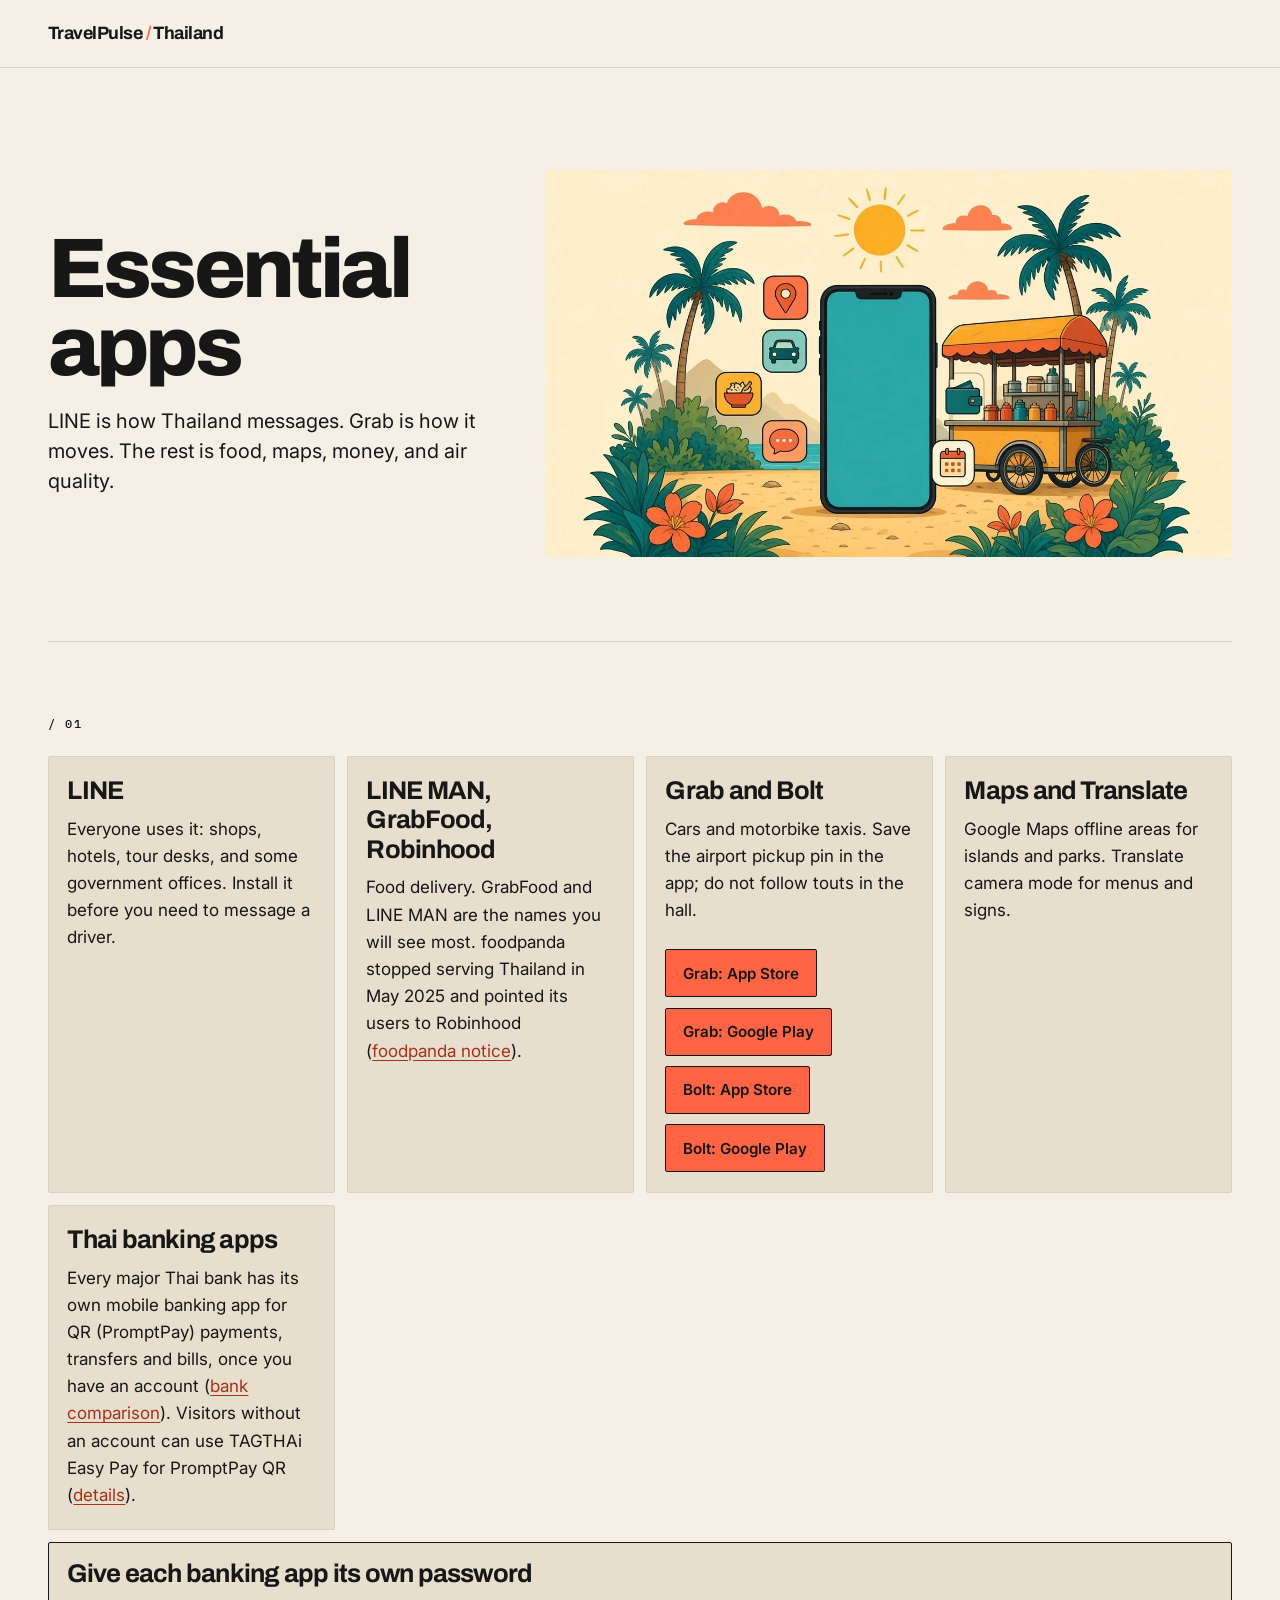
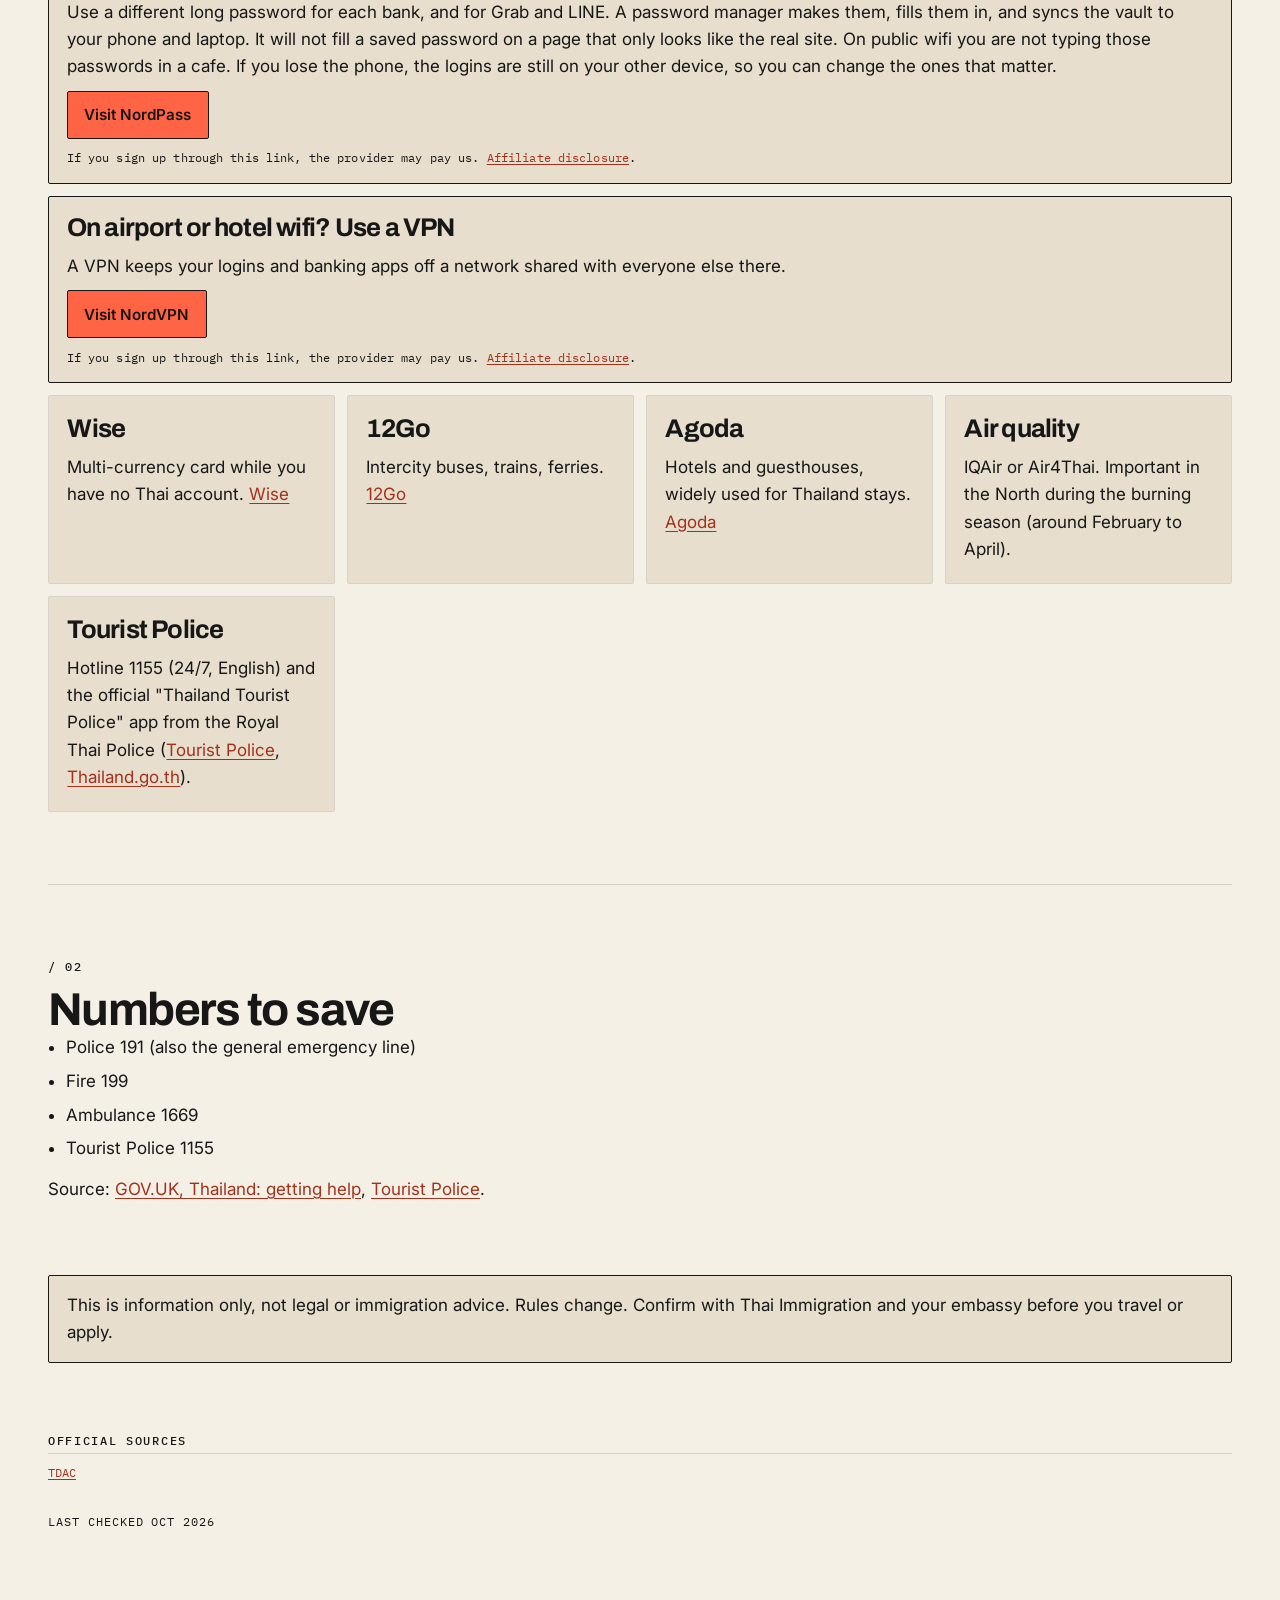
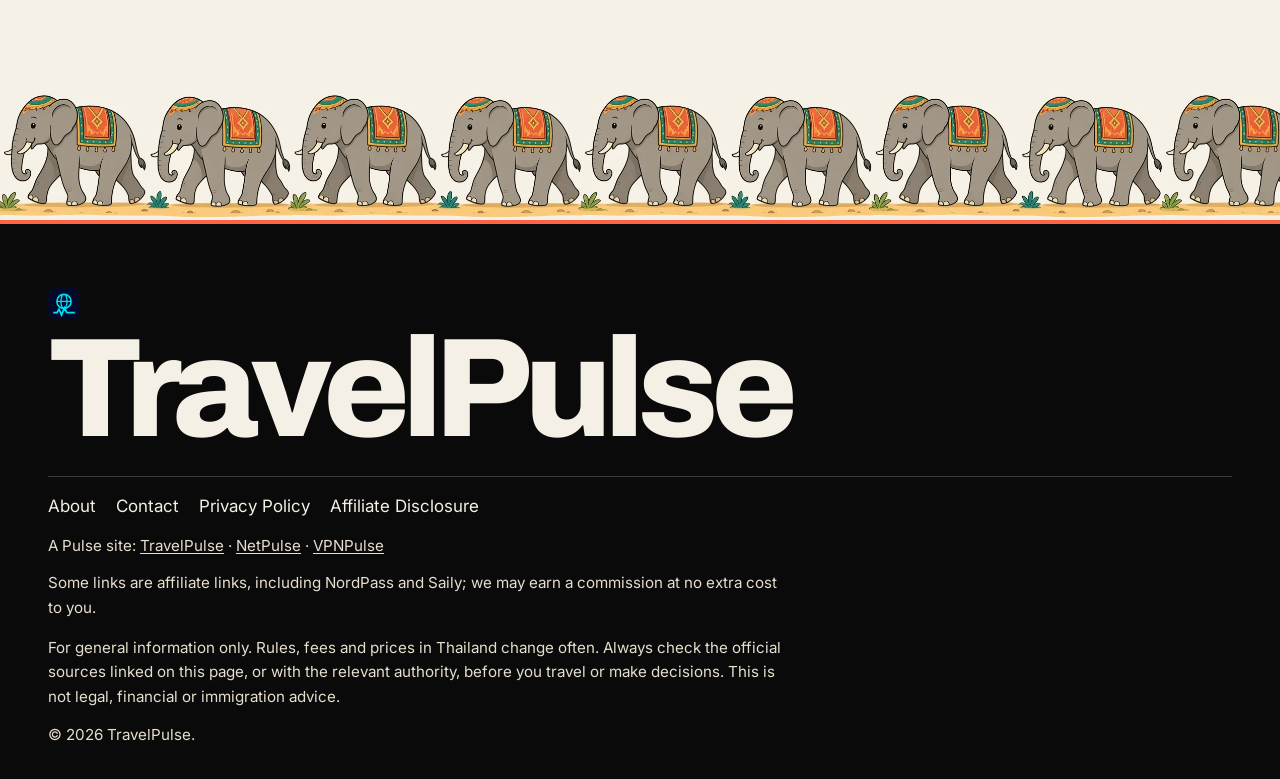
<file: apps.html>
<!DOCTYPE html>
<html lang="en">
<head>
  <meta charset="UTF-8">
  <meta name="viewport" content="width=device-width, initial-scale=1.0">
  <meta name="theme-color" content="#F5F0E6">
  <title>Essential apps for Thailand - TravelPulse</title>
  <link rel="icon" type="image/svg+xml" href="img/travelpulse-icon.svg">
  <meta name="description" content="LINE, Grab, food delivery, maps, banking apps, Wise, 12Go, Agoda, air quality, Tourist Police 1155.">
  <link rel="canonical" href="https://travelpulse.site/thailand/apps.html">
  <meta property="og:title" content="Essential apps for Thailand - TravelPulse">
  <meta property="og:description" content="LINE, Grab, food delivery, maps, banking apps, Wise, 12Go, Agoda, air quality, Tourist Police 1155.">
  <meta property="og:url" content="https://travelpulse.site/thailand/apps.html">
  <meta property="og:type" content="website">
  <meta property="og:site_name" content="TravelPulse">
  <meta name="twitter:card" content="summary">
  <link rel="preconnect" href="https://fonts.googleapis.com">
  <link rel="preconnect" href="https://fonts.gstatic.com" crossorigin>
  <link href="https://fonts.googleapis.com/css2?family=Archivo:wght@600;700;800&family=IBM+Plex+Mono:wght@400;500&family=Inter:wght@400;500;600&family=Noto+Sans+Thai:wght@400;500;700&display=swap" rel="stylesheet">
  <link rel="stylesheet" href="assets/css/style.css">
  <script>document.documentElement.classList.add("js");</script>
  
</head>
<body>
  <a class="skip-link" href="#main">Skip to content</a>
  <header class="site-header">
    <nav class="site-nav" aria-label="Primary">
      <a class="wordmark" href="index.html">TravelPulse <span class="wm-slash">/</span> Thailand</a>
      <details class="nav-details">
        <summary class="nav-toggle">
          <span class="nav-toggle-bars" aria-hidden="true"><span></span><span></span><span></span></span>
          <span class="label-open">Menu</span>
          <span class="label-close">Close</span>
        </summary>
        <div class="nav-panel" id="primary-menu">
          <ul class="nav-links">
            <li><a href="tourists.html">Tourists <span class="num">01</span></a></li>
            <li><a href="nomads.html">Nomads <span class="num">02</span></a></li>
            <li><a href="retirees.html">Retirees <span class="num">03</span></a></li>
            <li><a href="arrival.html">Arrival <span class="num">04</span></a></li>
            <li><a href="visas.html">Visas <span class="num">05</span></a></li>
            <li><a href="money.html">Money <span class="num">06</span></a></li>
            <li><a href="transport.html">Transport <span class="num">07</span></a></li>
            <li class="nav-guides">
              <details class="guides-details">
                <summary>Guides <span class="num">08</span></summary>
                <ul class="nav-sub" id="guides-menu">
                <li><a href="living.html">Tips <span class="num">09</span></a></li>
                <li><a href="regions.html">Regions <span class="num">10</span></a></li>
                  <li><a href="index.html">Thailand</a></li>
                  <li><a href="https://travelpulse.site/">← TravelPulse</a></li>
                </ul>
              </details>
            </li>
          </ul>
        </div>
      </details>
    </nav>
  </header>

  <main id="main" class="page-wrap" tabindex="-1">
    <div class="container">
      <div class="vpn-wrap">
        <header class="vpn-intro">
          <div class="hero-copy">
            <h1>Essential apps</h1>
            <p class="lede">LINE is how Thailand messages. Grab is how it moves. The rest is food, maps, money, and air quality.</p>
          </div>
          <img class="hero-illu" src="img/illustrations/apps.webp" alt="Cartoon illustration of a phone with map, ride, food and chat icons beside a street-food cart" width="1280" height="720" decoding="async" fetchpriority="high">
        </header>

        <div class="tools-grid">
          <article class="tool-card">
            <h3>LINE</h3>
            <p>Everyone uses it: shops, hotels, tour desks, and some government offices. Install it before you need to message a driver.</p>
          </article>
          <article class="tool-card">
            <h3>LINE MAN, GrabFood, Robinhood</h3>
            <p>Food delivery. GrabFood and LINE MAN are the names you will see most. foodpanda stopped serving Thailand in May 2025 and pointed its users to Robinhood (<a href="https://www.foodpanda.co.th/contents/important-service-update" target="_blank" rel="noopener">foodpanda notice</a>).</p>
            
          </article>
          <article class="tool-card">
            <h3>Grab and Bolt</h3>
            <p>Cars and motorbike taxis. Save the airport pickup pin in the app; do not follow touts in the hall.</p>
            <p class="store-links">
              <a class="btn btn-primary btn-store" href="https://apps.apple.com/app/id647268330" target="_blank" rel="noopener">Grab: App Store</a>
              <a class="btn btn-primary btn-store" href="https://play.google.com/store/apps/details?id=com.grabtaxi.passenger" target="_blank" rel="noopener">Grab: Google Play</a>
              <a class="btn btn-primary btn-store" href="https://apps.apple.com/app/id675033630" target="_blank" rel="noopener">Bolt: App Store</a>
              <a class="btn btn-primary btn-store" href="https://play.google.com/store/apps/details?id=ee.mtakso.client" target="_blank" rel="noopener">Bolt: Google Play</a>
            </p>
          </article>
          <article class="tool-card">
            <h3>Maps and Translate</h3>
            <p>Google Maps offline areas for islands and parks. Translate camera mode for menus and signs.</p>
          </article>
          <article class="tool-card">
            <h3>Thai banking apps</h3>
            <p>Every major Thai bank has its own mobile banking app for QR (PromptPay) payments, transfers and bills, once you have an account (<a href="money.html#thai-banks">bank comparison</a>). Visitors without an account can use TAGTHAi Easy Pay for PromptPay QR (<a href="money.html#tagthai-easy-pay">details</a>).</p>
          </article>
          <aside class="disclaimer-box vpn-tip" role="note">
            <h3>Give each banking app its own password</h3>
            <p>Use a different long password for each bank, and for Grab and LINE. A password manager makes them, fills them in, and syncs the vault to your phone and laptop. It will not fill a saved password on a page that only looks like the real site. On public wifi you are not typing those passwords in a cafe. If you lose the phone, the logins are still on your other device, so you can change the ones that matter.</p>
            <p><a class="btn btn-primary" href="https://go.nordpass.io/aff_c?offer_id=488&amp;aff_id=159126&amp;url_id=9356" target="_blank" rel="nofollow sponsored noopener" data-affiliate="nordpass">Visit NordPass</a></p>
            <p class="tool-caption">If you sign up through this link, the provider may pay us. <a href="https://travelpulse.site/affiliate-disclosure.html">Affiliate disclosure</a>.</p>
          </aside>
          <aside class="disclaimer-box vpn-tip" role="note">
            <h3>On airport or hotel wifi? Use a VPN</h3>
            <p>A VPN keeps your logins and banking apps off a network shared with everyone else there.</p>
            <p><a class="btn btn-primary" href="https://go.nordvpn.net/aff_c?offer_id=15&amp;aff_id=159126&amp;url_id=902" target="_blank" rel="nofollow sponsored noopener" data-affiliate="nordvpn">Visit NordVPN</a></p>
            <p class="tool-caption">If you sign up through this link, the provider may pay us. <a href="https://travelpulse.site/affiliate-disclosure.html">Affiliate disclosure</a>.</p>
          </aside>
          <article class="tool-card">
            <h3>Wise</h3>
            <p>Multi-currency card while you have no Thai account. <a href="https://wise.com" target="_blank" rel="nofollow sponsored noopener" data-affiliate="TODO">Wise</a></p>
          </article>
          <article class="tool-card">
            <h3>12Go</h3>
            <p>Intercity buses, trains, ferries. <a href="https://12go.asia" target="_blank" rel="nofollow sponsored noopener" data-affiliate="TODO">12Go</a></p>
          </article>
          <article class="tool-card">
            <h3>Agoda</h3>
            <p>Hotels and guesthouses, widely used for Thailand stays. <a href="https://www.agoda.com" target="_blank" rel="nofollow sponsored noopener" data-affiliate="TODO">Agoda</a></p>
          </article>
          <article class="tool-card">
            <h3>Air quality</h3>
            <p>IQAir or Air4Thai. Important in the North during the burning season (around February to April).</p>
          </article>
          <article class="tool-card">
            <h3>Tourist Police</h3>
            <p>Hotline 1155 (24/7, English) and the official "Thailand Tourist Police" app from the Royal Thai Police (<a href="https://www.touristpolice.go.th/en/main" target="_blank" rel="noopener">Tourist Police</a>, <a href="https://thailand.go.th/issue-focus-detail/explore-thailand-worry-free-with-the-new-tourist-police-app" target="_blank" rel="noopener">Thailand.go.th</a>).</p>
            
          </article>
        </div>

        <div class="policy-section">
          <h2>Numbers to save</h2>
          <ul>
            <li>Police 191 (also the general emergency line)</li>
            <li>Fire 199</li>
            <li>Ambulance 1669</li>
            <li>Tourist Police 1155</li>
          </ul>
          <p>Source: <a href="https://www.gov.uk/foreign-travel-advice/thailand/getting-help" target="_blank" rel="noopener">GOV.UK, Thailand: getting help</a>, <a href="https://www.touristpolice.go.th/en/main" target="_blank" rel="noopener">Tourist Police</a>.</p>
        </div>
                <aside class="disclaimer-box" role="note">
          <p>This is information only, not legal or immigration advice. Rules change. Confirm with Thai Immigration and your embassy before you travel or apply.</p>
        </aside>
                <section class="sources" aria-labelledby="sources-title">
          <h2 id="sources-title">Official sources</h2>
          <ul>
            <li><a href="https://tdac.immigration.go.th/arrival-card/#/home" target="_blank" rel="noopener">TDAC</a></li>
          </ul>
          <p class="last-checked">Last checked Oct 2026</p>
          </section>
      </div>
    </div>
  </main>
  <div class="elephant-strip" aria-hidden="true"></div>
  <footer class="site-footer">
    <div class="container">
      <a href="index.html" class="logo"><img class="logo-icon" src="img/travelpulse-icon.svg" alt="" width="28" height="28">TravelPulse</a>
      <ul class="footer-links">
        <li><a href="https://travelpulse.site/about.html">About</a></li>
        <li><a href="https://travelpulse.site/contact.html">Contact</a></li>
        <li><a href="https://travelpulse.site/privacy.html">Privacy Policy</a></li>
        <li><a href="https://travelpulse.site/affiliate-disclosure.html">Affiliate Disclosure</a></li>
      </ul>
      <p class="footer-copy">A Pulse site: <a href="https://travelpulse.site/">TravelPulse</a> · <a href="https://netpulse.site" target="_blank" rel="noopener">NetPulse</a> · <a href="https://vpnpulse.site" target="_blank" rel="noopener">VPNPulse</a></p>
      <p class="footer-copy">Some links are affiliate links, including NordPass and Saily; we may earn a commission at no extra cost to you.</p>
      <p class="footer-disclaimer">For general information only. Rules, fees and prices in Thailand change often. Always check the official sources linked on this page, or with the relevant authority, before you travel or make decisions. This is not legal, financial or immigration advice.</p>
      <p class="footer-copy">&copy; 2026 TravelPulse.</p>
    </div>
  </footer>
  <script src="thailand.js"></script>
</body>
</html>
</file>
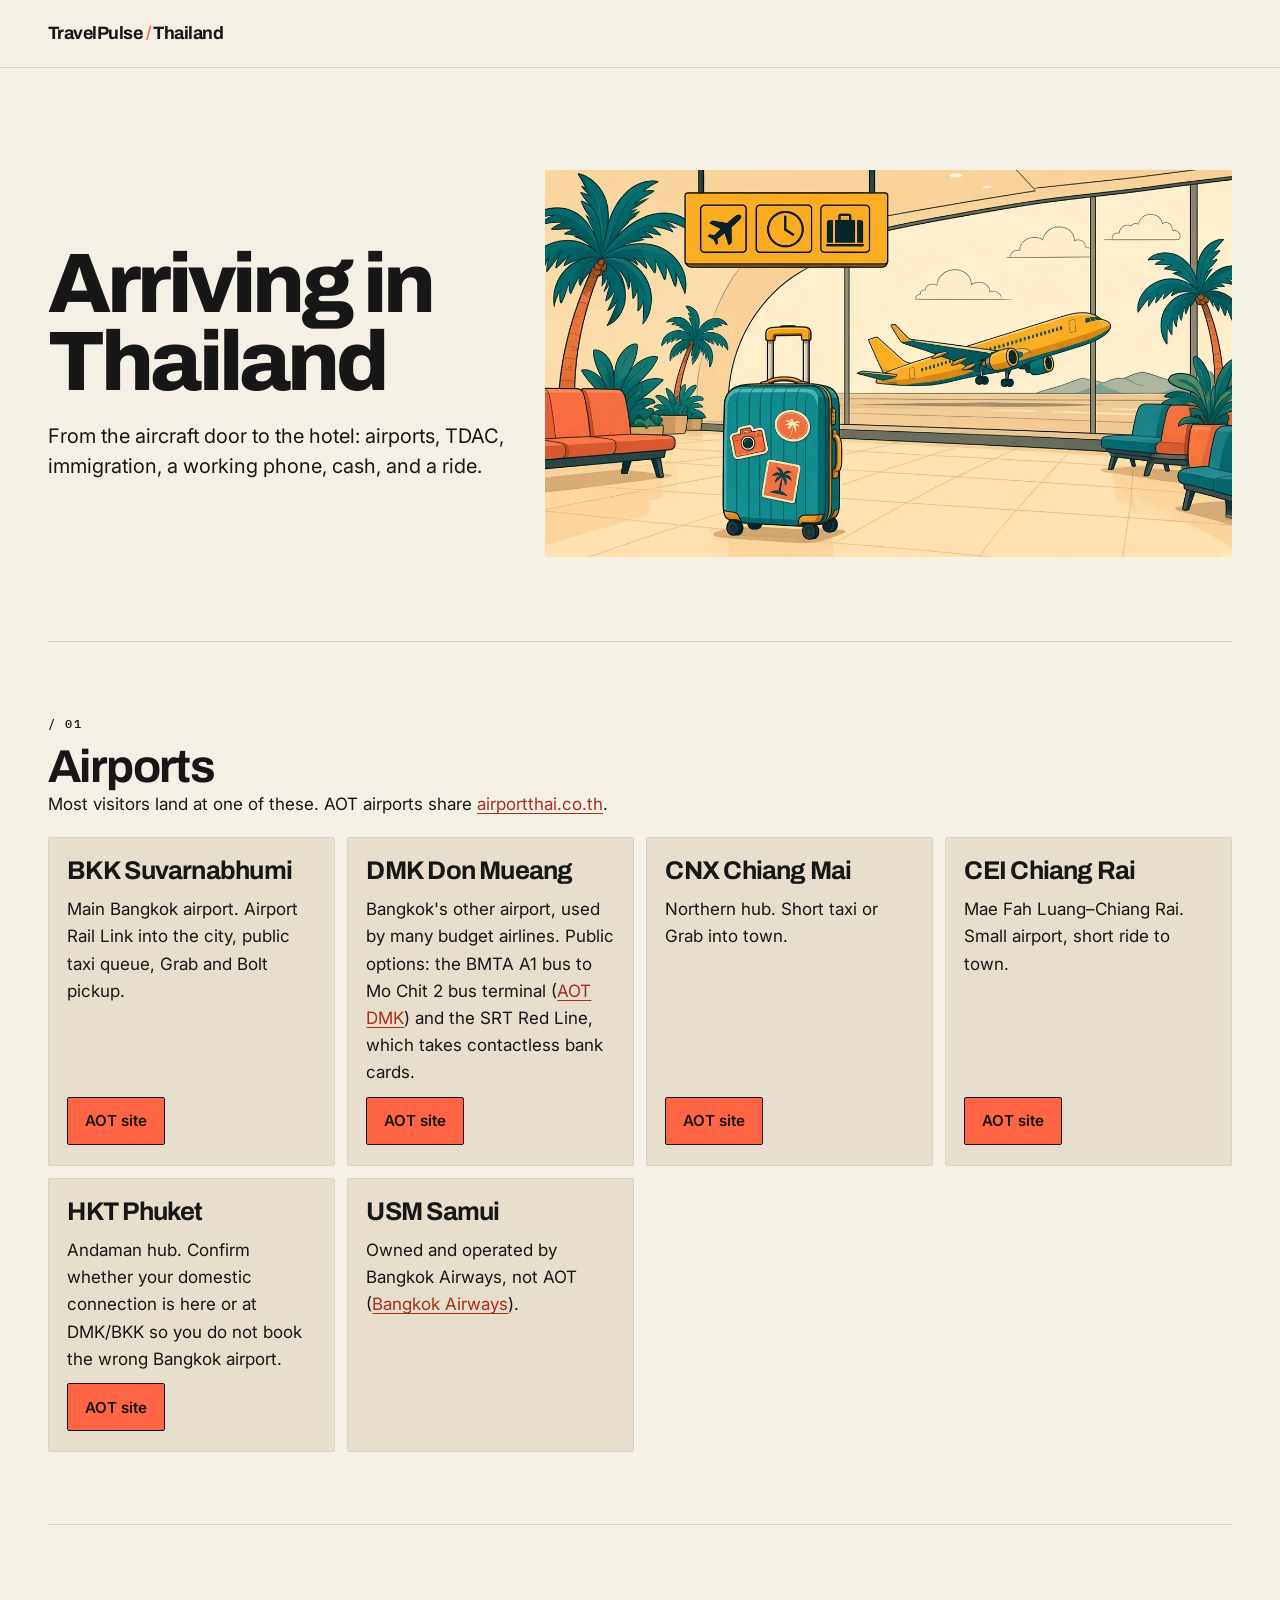
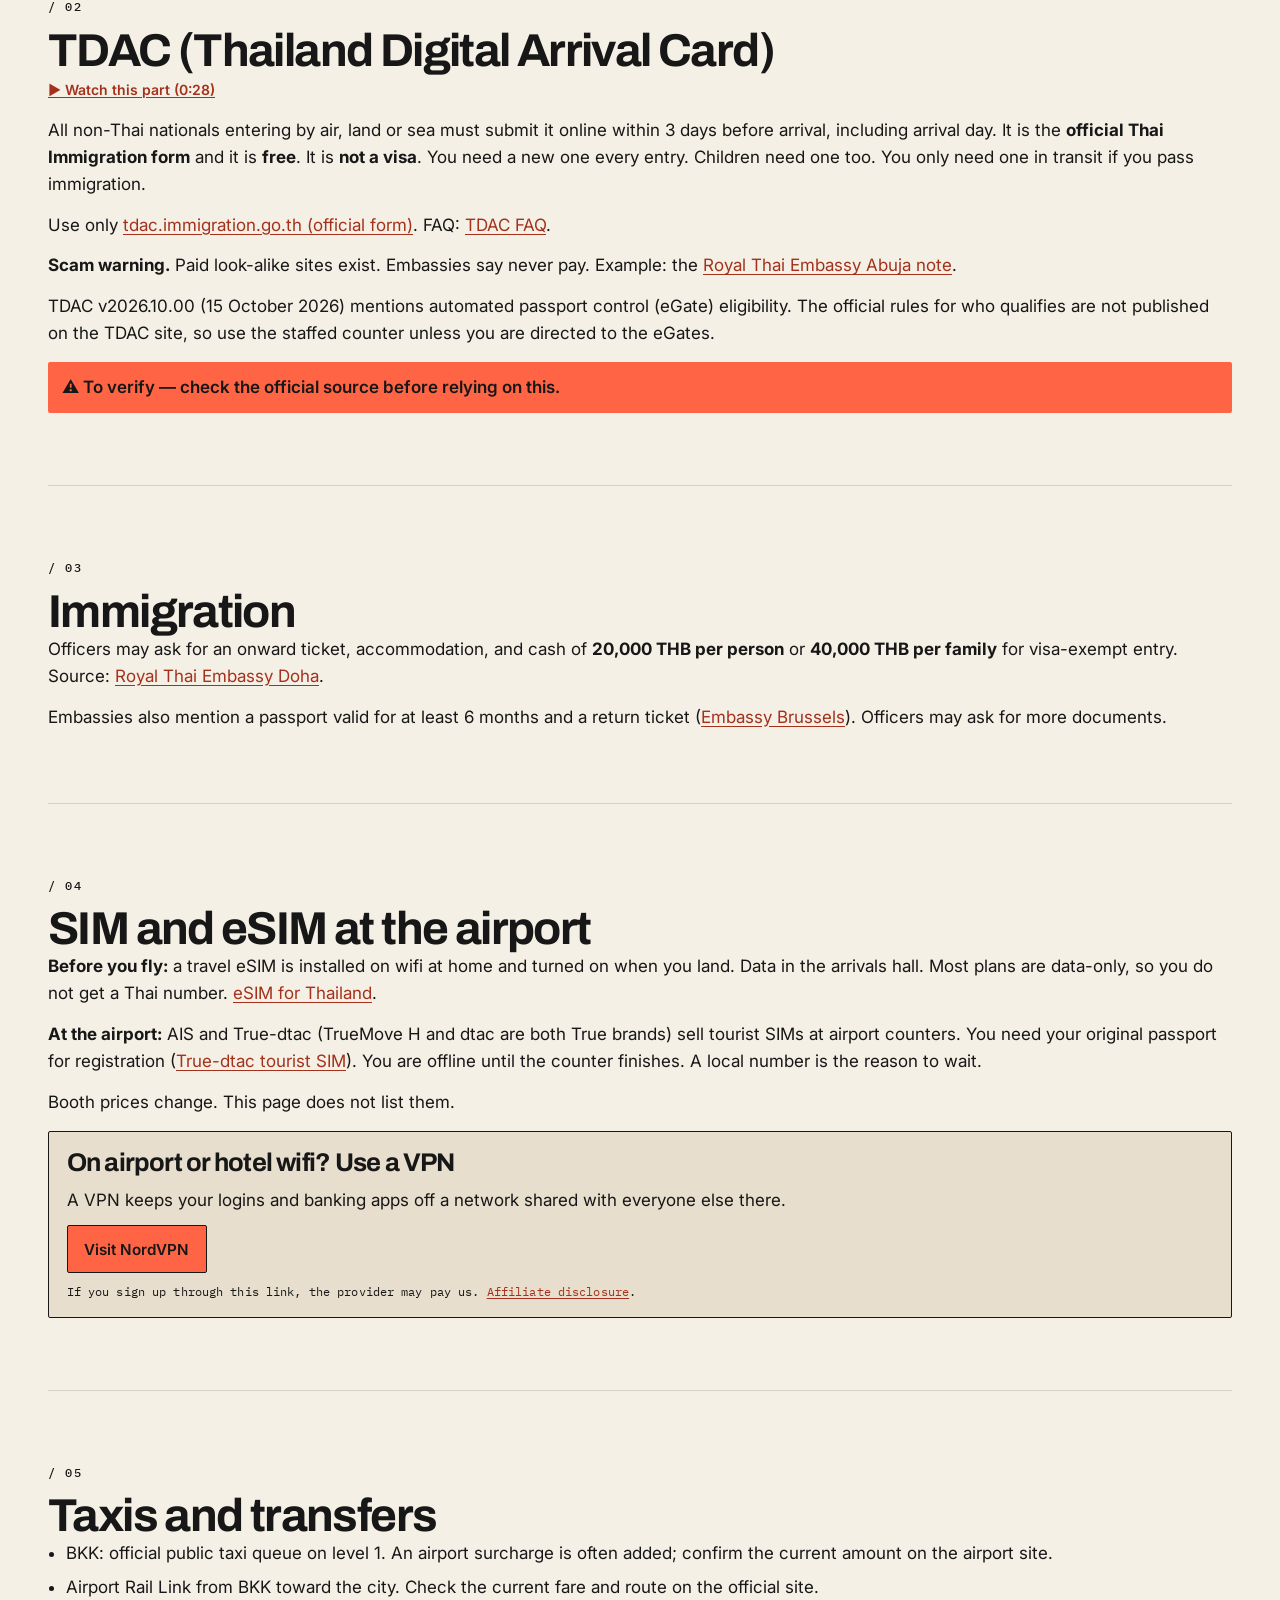
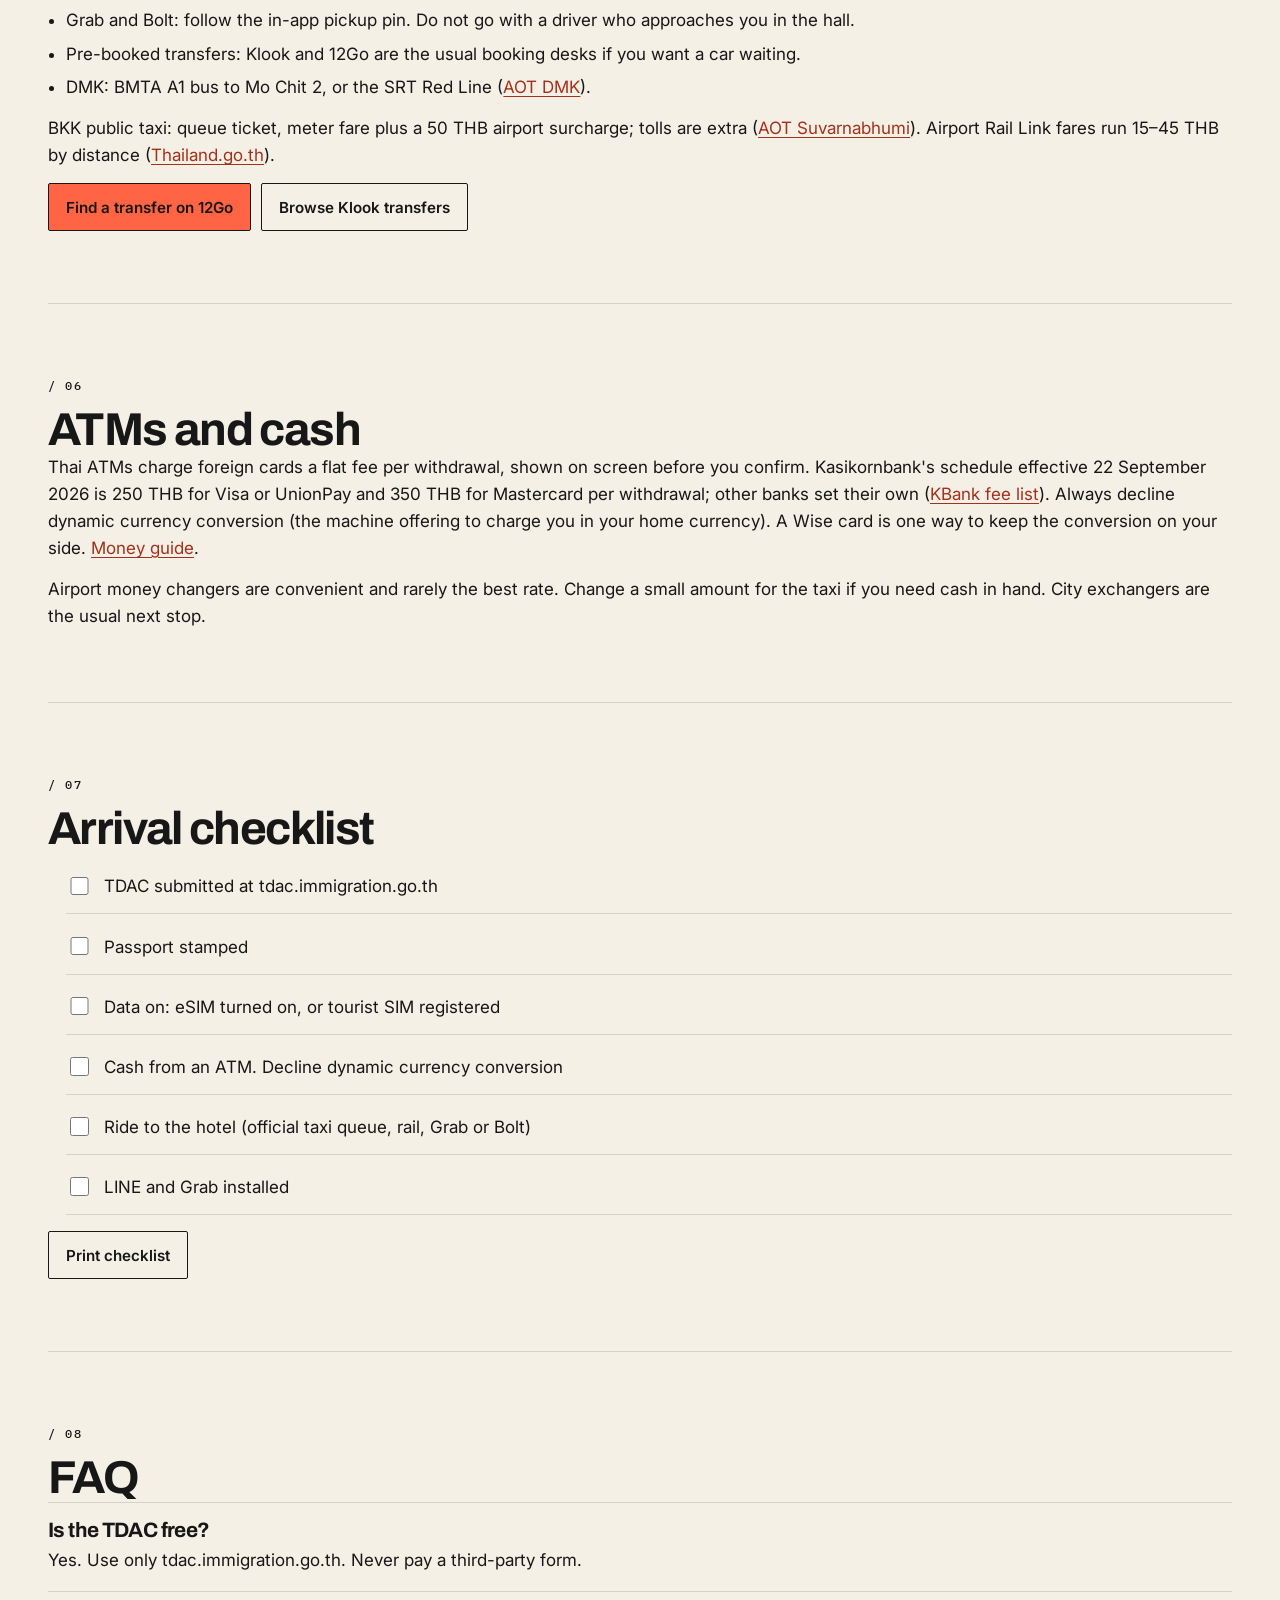
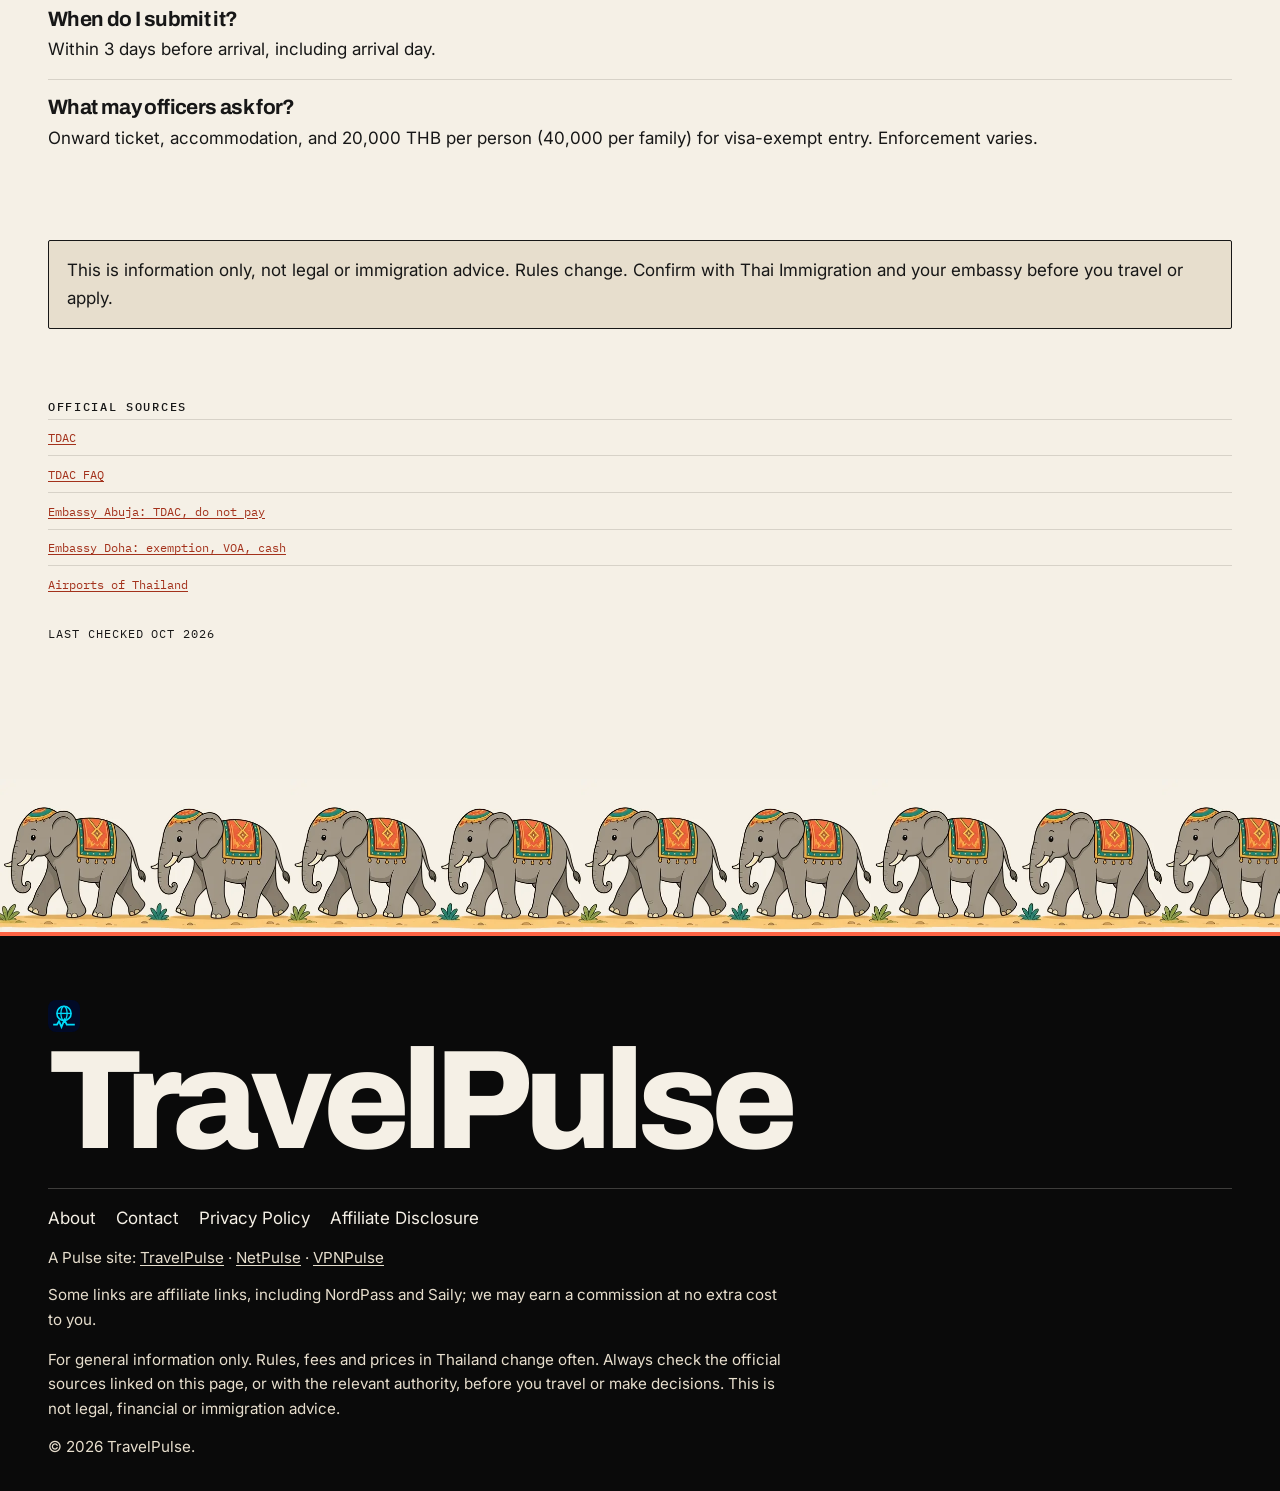
<file: arrival.html>
<!DOCTYPE html>
<html lang="en">
<head>
  <meta charset="UTF-8">
  <meta name="viewport" content="width=device-width, initial-scale=1.0">
  <meta name="theme-color" content="#F5F0E6">
  <title>Arriving in Thailand - TravelPulse</title>
  <link rel="icon" type="image/svg+xml" href="img/travelpulse-icon.svg">
  <meta name="description" content="TDAC, airports, immigration questions, SIM desks, taxis, ATMs. A printable first-24-hours checklist.">
  <link rel="canonical" href="https://travelpulse.site/thailand/arrival.html">
  <meta property="og:title" content="Arriving in Thailand - TravelPulse">
  <meta property="og:description" content="TDAC, airports, immigration questions, SIM desks, taxis, ATMs. A printable first-24-hours checklist.">
  <meta property="og:url" content="https://travelpulse.site/thailand/arrival.html">
  <meta property="og:type" content="website">
  <meta property="og:site_name" content="TravelPulse">
  <meta name="twitter:card" content="summary">
  <link rel="preconnect" href="https://fonts.googleapis.com">
  <link rel="preconnect" href="https://fonts.gstatic.com" crossorigin>
  <link href="https://fonts.googleapis.com/css2?family=Archivo:wght@600;700;800&family=IBM+Plex+Mono:wght@400;500&family=Inter:wght@400;500;600&family=Noto+Sans+Thai:wght@400;500;700&display=swap" rel="stylesheet">
  <link rel="stylesheet" href="assets/css/style.css">
  <script>document.documentElement.classList.add("js");</script>
  <script type="application/ld+json">
{
  "@context": "https://schema.org",
  "@type": "FAQPage",
  "mainEntity": [
    {
      "@type": "Question",
      "name": "Is the Thailand Digital Arrival Card free?",
      "acceptedAnswer": {
        "@type": "Answer",
        "text": "Yes. TDAC is free, it is not a visa, and you need a new one every entry. Children need one too. Use only tdac.immigration.go.th. Embassies say never pay a look-alike site."
      }
    },
    {
      "@type": "Question",
      "name": "When do I submit the TDAC?",
      "acceptedAnswer": {
        "@type": "Answer",
        "text": "Within 3 days before arrival, including arrival day, for entry by air, land or sea. You only need one in transit if you pass immigration."
      }
    },
    {
      "@type": "Question",
      "name": "What may immigration ask for?",
      "acceptedAnswer": {
        "@type": "Answer",
        "text": "Officers may ask for an onward ticket, accommodation, and cash of 20,000 THB per person or 40,000 THB per family for visa-exempt entry. How strictly this is checked varies; do not assume it is never asked."
      }
    }
  ]
}
  </script>
</head>
<body>
  <a class="skip-link" href="#main">Skip to content</a>
  <header class="site-header">
    <nav class="site-nav" aria-label="Primary">
      <a class="wordmark" href="index.html">TravelPulse <span class="wm-slash">/</span> Thailand</a>
      <details class="nav-details">
        <summary class="nav-toggle">
          <span class="nav-toggle-bars" aria-hidden="true"><span></span><span></span><span></span></span>
          <span class="label-open">Menu</span>
          <span class="label-close">Close</span>
        </summary>
        <div class="nav-panel" id="primary-menu">
          <ul class="nav-links">
            <li><a href="tourists.html">Tourists <span class="num">01</span></a></li>
            <li><a href="nomads.html">Nomads <span class="num">02</span></a></li>
            <li><a href="retirees.html">Retirees <span class="num">03</span></a></li>
            <li><a href="arrival.html" aria-current="page">Arrival <span class="num">04</span></a></li>
            <li><a href="visas.html">Visas <span class="num">05</span></a></li>
            <li><a href="money.html">Money <span class="num">06</span></a></li>
            <li><a href="transport.html">Transport <span class="num">07</span></a></li>
            <li class="nav-guides">
              <details class="guides-details">
                <summary>Guides <span class="num">08</span></summary>
                <ul class="nav-sub" id="guides-menu">
                <li><a href="living.html">Tips <span class="num">09</span></a></li>
                <li><a href="regions.html">Regions <span class="num">10</span></a></li>
                  <li><a href="index.html">Thailand</a></li>
                  <li><a href="https://travelpulse.site/">← TravelPulse</a></li>
                </ul>
              </details>
            </li>
          </ul>
        </div>
      </details>
    </nav>
  </header>

  <main id="main" class="page-wrap" tabindex="-1">
    <div class="container">
      <div class="vpn-wrap">
        <header class="vpn-intro">
          <div class="hero-copy">
            <h1>Arriving in Thailand</h1>
            <p class="lede">From the aircraft door to the hotel: airports, TDAC, immigration, a working phone, cash, and a ride.</p>
          </div>
          <img class="hero-illu" src="img/illustrations/arrival.webp" alt="Cartoon illustration of an airport hall with a suitcase, a departure board and a plane taking off" width="1280" height="720" decoding="async" fetchpriority="high">
        </header>

        <div class="policy-section">
          <h2>Airports</h2>
          <p>Most visitors land at one of these. AOT airports share <a href="https://www.airportthai.co.th" target="_blank" rel="noopener">airportthai.co.th</a>.</p>
        </div>
        <div class="tools-grid">
          <article class="tool-card"><h3>BKK Suvarnabhumi</h3><p>Main Bangkok airport. Airport Rail Link into the city, public taxi queue, Grab and Bolt pickup.</p><a class="btn btn-primary" href="https://www.airportthai.co.th" target="_blank" rel="noopener">AOT site</a></article>
          <article class="tool-card"><h3>DMK Don Mueang</h3><p>Bangkok's other airport, used by many budget airlines. Public options: the BMTA A1 bus to Mo Chit 2 bus terminal (<a href="https://donmueang.airportthai.co.th/service/transportation/detail/205" target="_blank" rel="noopener">AOT DMK</a>) and the SRT Red Line, which takes contactless bank cards.</p><a class="btn btn-primary" href="https://www.airportthai.co.th" target="_blank" rel="noopener">AOT site</a></article>
          <article class="tool-card"><h3>CNX Chiang Mai</h3><p>Northern hub. Short taxi or Grab into town.</p><a class="btn btn-primary" href="https://www.airportthai.co.th" target="_blank" rel="noopener">AOT site</a></article>
          <article class="tool-card"><h3>CEI Chiang Rai</h3><p>Mae Fah Luang–Chiang Rai. Small airport, short ride to town.</p><a class="btn btn-primary" href="https://www.airportthai.co.th" target="_blank" rel="noopener">AOT site</a></article>
          <article class="tool-card"><h3>HKT Phuket</h3><p>Andaman hub. Confirm whether your domestic connection is here or at DMK/BKK so you do not book the wrong Bangkok airport.</p><a class="btn btn-primary" href="https://www.airportthai.co.th" target="_blank" rel="noopener">AOT site</a></article>
          <article class="tool-card"><h3>USM Samui</h3><p>Owned and operated by Bangkok Airways, not AOT (<a href="https://www.bangkokair.com/boutique-airports/samui-international-airport" target="_blank" rel="noopener">Bangkok Airways</a>).</p></article>
        </div>

        <div class="policy-section">
          <h2>TDAC (Thailand Digital Arrival Card)</h2>
          <p><a class="watch-part" href="https://www.youtube.com/watch?v=nZ7LocRbYU4&amp;t=28s" target="_blank" rel="noopener">▶ Watch this part (0:28)</a></p>
          <p>All non-Thai nationals entering by air, land or sea must submit it online within 3 days before arrival, including arrival day. It is the <strong>official Thai Immigration form</strong> and it is <strong>free</strong>. It is <strong>not a visa</strong>. You need a new one every entry. Children need one too. You only need one in transit if you pass immigration.</p>
          <p>Use only <a href="https://tdac.immigration.go.th/arrival-card/#/home" target="_blank" rel="noopener">tdac.immigration.go.th (official form)</a>. FAQ: <a href="https://tdac.immigration.go.th/manual/en/faq.html" target="_blank" rel="noopener">TDAC FAQ</a>.</p>
          <p><strong>Scam warning.</strong> Paid look-alike sites exist. Embassies say never pay. Example: the <a href="https://abuja.thaiembassy.org/en/content/thailand-digital-arrival-card-tdac?cate=6a4e69243607ae35eb798bb3" target="_blank" rel="noopener">Royal Thai Embassy Abuja note</a>.</p>
          <p>TDAC v2026.10.00 (15 October 2026) mentions automated passport control (eGate) eligibility. The official rules for who qualifies are not published on the TDAC site, so use the staffed counter unless you are directed to the eGates.</p>
          <p class="verify-note">⚠ To verify — check the official source before relying on this.</p>
        </div>

        <div class="policy-section">
          <h2>Immigration</h2>
          <p>Officers may ask for an onward ticket, accommodation, and cash of <strong>20,000 THB per person</strong> or <strong>40,000 THB per family</strong> for visa-exempt entry. Source: <a href="https://doha.thaiembassy.org/en/publicservice/tourist-visa-exemption-visa-on-arrival?menu=" target="_blank" rel="noopener">Royal Thai Embassy Doha</a>.</p>
          <p>Embassies also mention a passport valid for at least 6 months and a return ticket (<a href="https://brussels.thaiembassy.org/en/page/visa-exemption" target="_blank" rel="noopener">Embassy Brussels</a>). Officers may ask for more documents.</p>
          
        </div>

        <div class="policy-section">
          <h2>SIM and eSIM at the airport</h2>
          <p><strong>Before you fly:</strong> a travel eSIM is installed on wifi at home and turned on when you land. Data in the arrivals hall. Most plans are data-only, so you do not get a Thai number. <a href="esim.html">eSIM for Thailand</a>.</p>
          <p><strong>At the airport:</strong> AIS and True-dtac (TrueMove H and dtac are both True brands) sell tourist SIMs at airport counters. You need your original passport for registration (<a href="https://www.true.th/en/prepaid/sim/tourist" target="_blank" rel="noopener">True-dtac tourist SIM</a>). You are offline until the counter finishes. A local number is the reason to wait.</p>
          <p>Booth prices change. This page does not list them.</p>
          <aside class="disclaimer-box vpn-tip" role="note">
            <h3>On airport or hotel wifi? Use a VPN</h3>
            <p>A VPN keeps your logins and banking apps off a network shared with everyone else there.</p>
            <p><a class="btn btn-primary" href="https://go.nordvpn.net/aff_c?offer_id=15&amp;aff_id=159126&amp;url_id=902" target="_blank" rel="nofollow sponsored noopener" data-affiliate="nordvpn">Visit NordVPN</a></p>
            <p class="tool-caption">If you sign up through this link, the provider may pay us. <a href="https://travelpulse.site/affiliate-disclosure.html">Affiliate disclosure</a>.</p>
          </aside>
        </div>

        <div class="policy-section">
          <h2>Taxis and transfers</h2>
          <ul>
            <li>BKK: official public taxi queue on level 1. An airport surcharge is often added; confirm the current amount on the airport site.</li>
            <li>Airport Rail Link from BKK toward the city. Check the current fare and route on the official site.</li>
            <li>Grab and Bolt: follow the in-app pickup pin. Do not go with a driver who approaches you in the hall.</li>
            <li>Pre-booked transfers: Klook and 12Go are the usual booking desks if you want a car waiting.</li>
            <li>DMK: BMTA A1 bus to Mo Chit 2, or the SRT Red Line (<a href="https://donmueang.airportthai.co.th/service/transportation/detail/205" target="_blank" rel="noopener">AOT DMK</a>).</li>
          </ul>
          <p>BKK public taxi: queue ticket, meter fare plus a 50 THB airport surcharge; tolls are extra (<a href="https://suvarnabhumi.airportthai.co.th/service/transportation/detail/304" target="_blank" rel="noopener">AOT Suvarnabhumi</a>). Airport Rail Link fares run 15–45 THB by distance (<a href="https://www.thailand.go.th/public/visit-thailand-detail/002_011" target="_blank" rel="noopener">Thailand.go.th</a>).</p>
          <p>
            <a class="btn btn-primary" href="https://12go.asia" target="_blank" rel="nofollow sponsored noopener" data-affiliate="TODO">Find a transfer on 12Go</a>
            <a class="btn btn-ghost" href="https://www.klook.com" target="_blank" rel="nofollow sponsored noopener" data-affiliate="TODO">Browse Klook transfers</a>
          </p>
        </div>

        <div class="policy-section">
          <h2>ATMs and cash</h2>
          <p>Thai ATMs charge foreign cards a flat fee per withdrawal, shown on screen before you confirm. Kasikornbank's schedule effective 22 September 2026 is 250 THB for Visa or UnionPay and 350 THB for Mastercard per withdrawal; other banks set their own (<a href="https://www.kasikornbank.com/en/rate/fee/feePDF/servicingfees-en-22092026.pdf" target="_blank" rel="noopener">KBank fee list</a>). Always decline dynamic currency conversion (the machine offering to charge you in your home currency). A Wise card is one way to keep the conversion on your side. <a href="money.html">Money guide</a>.</p>
          
          <p>Airport money changers are convenient and rarely the best rate. Change a small amount for the taxi if you need cash in hand. City exchangers are the usual next stop.</p>
          
        </div>

        <div class="policy-section">
          <h2>Arrival checklist</h2>
          <ul class="checklist" data-checklist="arrival">
            <li><label><input type="checkbox" data-key="tdac"> TDAC submitted at tdac.immigration.go.th</label></li>
            <li><label><input type="checkbox" data-key="stamp"> Passport stamped</label></li>
            <li><label><input type="checkbox" data-key="data"> Data on: eSIM turned on, or tourist SIM registered</label></li>
            <li><label><input type="checkbox" data-key="cash"> Cash from an ATM. Decline dynamic currency conversion</label></li>
            <li><label><input type="checkbox" data-key="ride"> Ride to the hotel (official taxi queue, rail, Grab or Bolt)</label></li>
            <li><label><input type="checkbox" data-key="apps"> LINE and Grab installed</label></li>
          </ul>
          <div class="checklist-actions">
            <button type="button" class="btn btn-ghost" data-print>Print checklist</button>
          </div>
        </div>

        <div class="policy-section">
          <h2>FAQ</h2>
          <div class="faq-list">
            <div class="faq-item"><h3>Is the TDAC free?</h3><p>Yes. Use only tdac.immigration.go.th. Never pay a third-party form.</p></div>
            <div class="faq-item"><h3>When do I submit it?</h3><p>Within 3 days before arrival, including arrival day.</p></div>
            <div class="faq-item"><h3>What may officers ask for?</h3><p>Onward ticket, accommodation, and 20,000 THB per person (40,000 per family) for visa-exempt entry. Enforcement varies.</p></div>
          </div>
        </div>
                <aside class="disclaimer-box" role="note">
          <p>This is information only, not legal or immigration advice. Rules change. Confirm with Thai Immigration and your embassy before you travel or apply.</p>
        </aside>
                <section class="sources" aria-labelledby="sources-title">
          <h2 id="sources-title">Official sources</h2>
          <ul>
            <li><a href="https://tdac.immigration.go.th/arrival-card/#/home" target="_blank" rel="noopener">TDAC</a></li>
            <li><a href="https://tdac.immigration.go.th/manual/en/faq.html" target="_blank" rel="noopener">TDAC FAQ</a></li>
            <li><a href="https://abuja.thaiembassy.org/en/content/thailand-digital-arrival-card-tdac?cate=6a4e69243607ae35eb798bb3" target="_blank" rel="noopener">Embassy Abuja: TDAC, do not pay</a></li>
            <li><a href="https://doha.thaiembassy.org/en/publicservice/tourist-visa-exemption-visa-on-arrival?menu=" target="_blank" rel="noopener">Embassy Doha: exemption, VOA, cash</a></li>
            <li><a href="https://www.airportthai.co.th" target="_blank" rel="noopener">Airports of Thailand</a></li>
          </ul>
          <p class="last-checked">Last checked Oct 2026</p>
          </section>
      </div>
    </div>
  </main>
  <div class="elephant-strip" aria-hidden="true"></div>
  <footer class="site-footer">
    <div class="container">
      <a href="index.html" class="logo"><img class="logo-icon" src="img/travelpulse-icon.svg" alt="" width="28" height="28">TravelPulse</a>
      <ul class="footer-links">
        <li><a href="https://travelpulse.site/about.html">About</a></li>
        <li><a href="https://travelpulse.site/contact.html">Contact</a></li>
        <li><a href="https://travelpulse.site/privacy.html">Privacy Policy</a></li>
        <li><a href="https://travelpulse.site/affiliate-disclosure.html">Affiliate Disclosure</a></li>
      </ul>
      <p class="footer-copy">A Pulse site: <a href="https://travelpulse.site/">TravelPulse</a> · <a href="https://netpulse.site" target="_blank" rel="noopener">NetPulse</a> · <a href="https://vpnpulse.site" target="_blank" rel="noopener">VPNPulse</a></p>
      <p class="footer-copy">Some links are affiliate links, including NordPass and Saily; we may earn a commission at no extra cost to you.</p>
      <p class="footer-disclaimer">For general information only. Rules, fees and prices in Thailand change often. Always check the official sources linked on this page, or with the relevant authority, before you travel or make decisions. This is not legal, financial or immigration advice.</p>
      <p class="footer-copy">&copy; 2026 TravelPulse.</p>
    </div>
  </footer>
  <script src="thailand.js"></script>
</body>
</html>
</file>
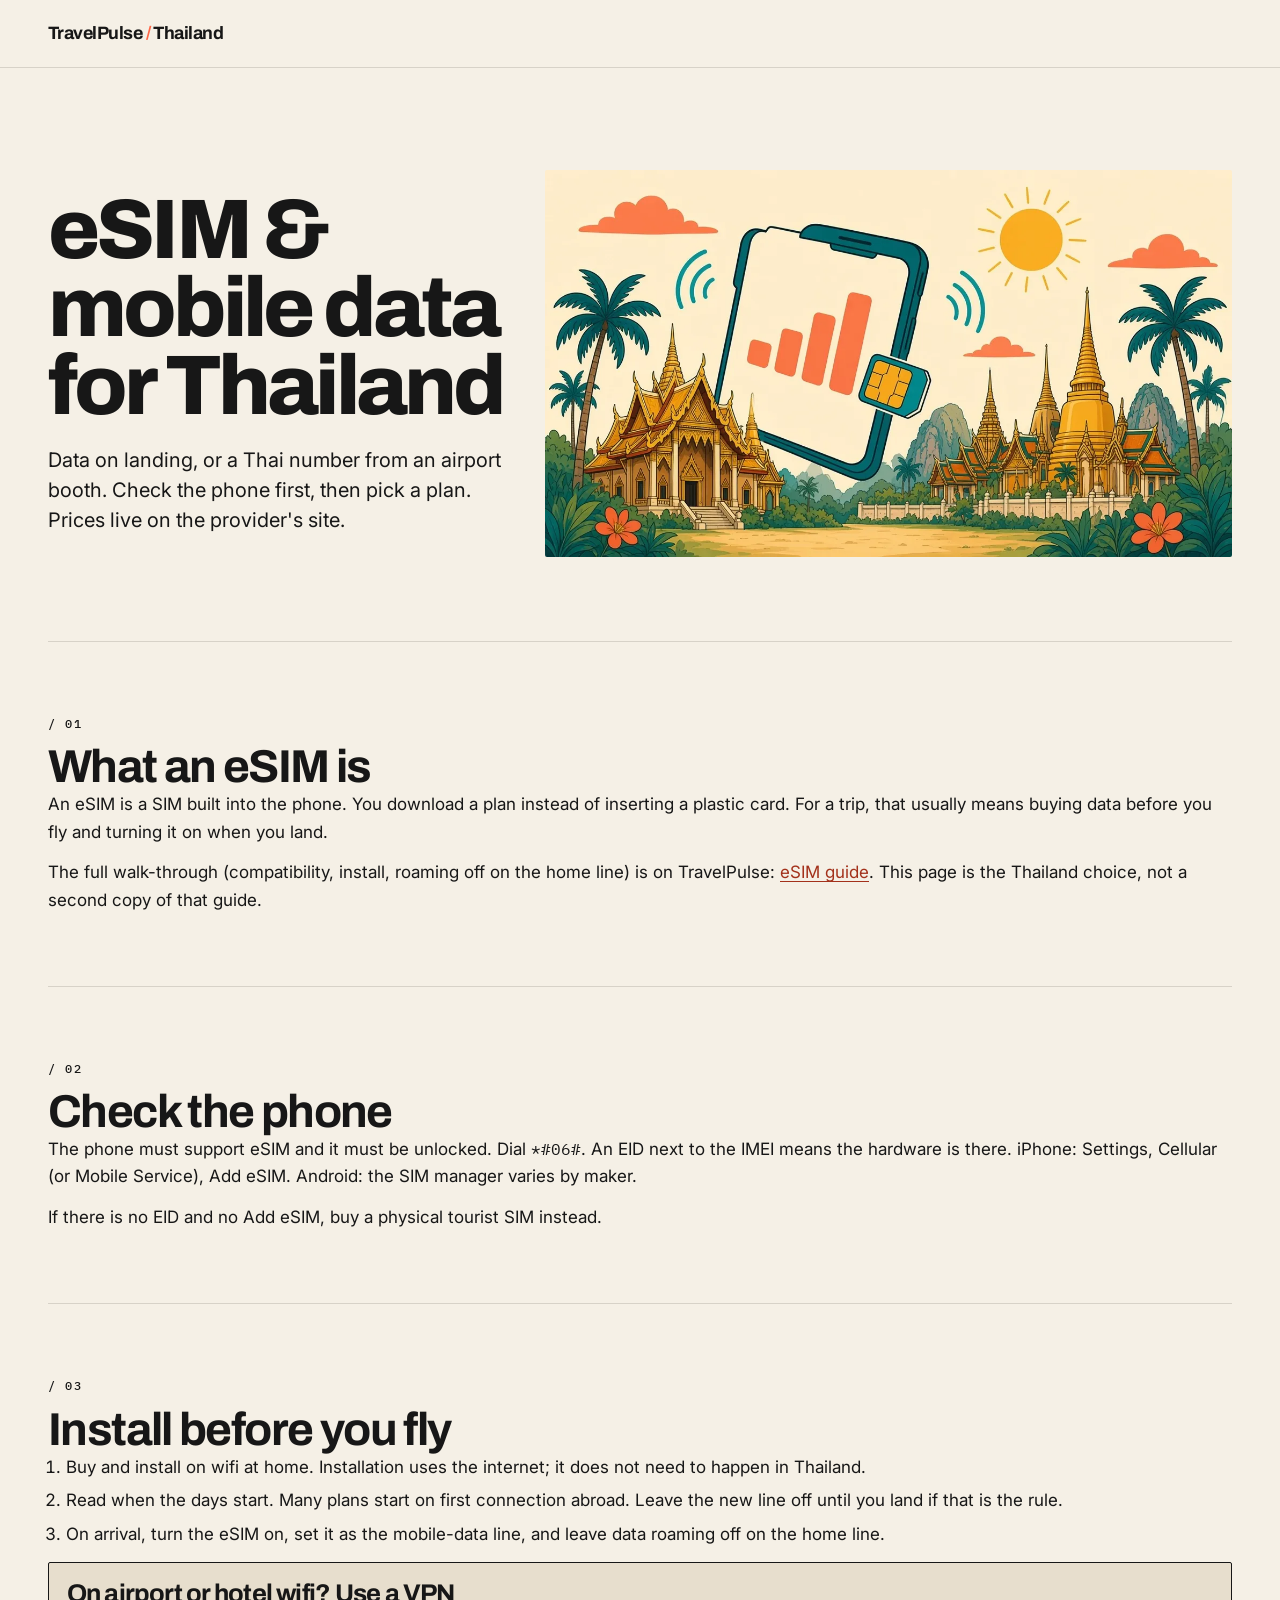
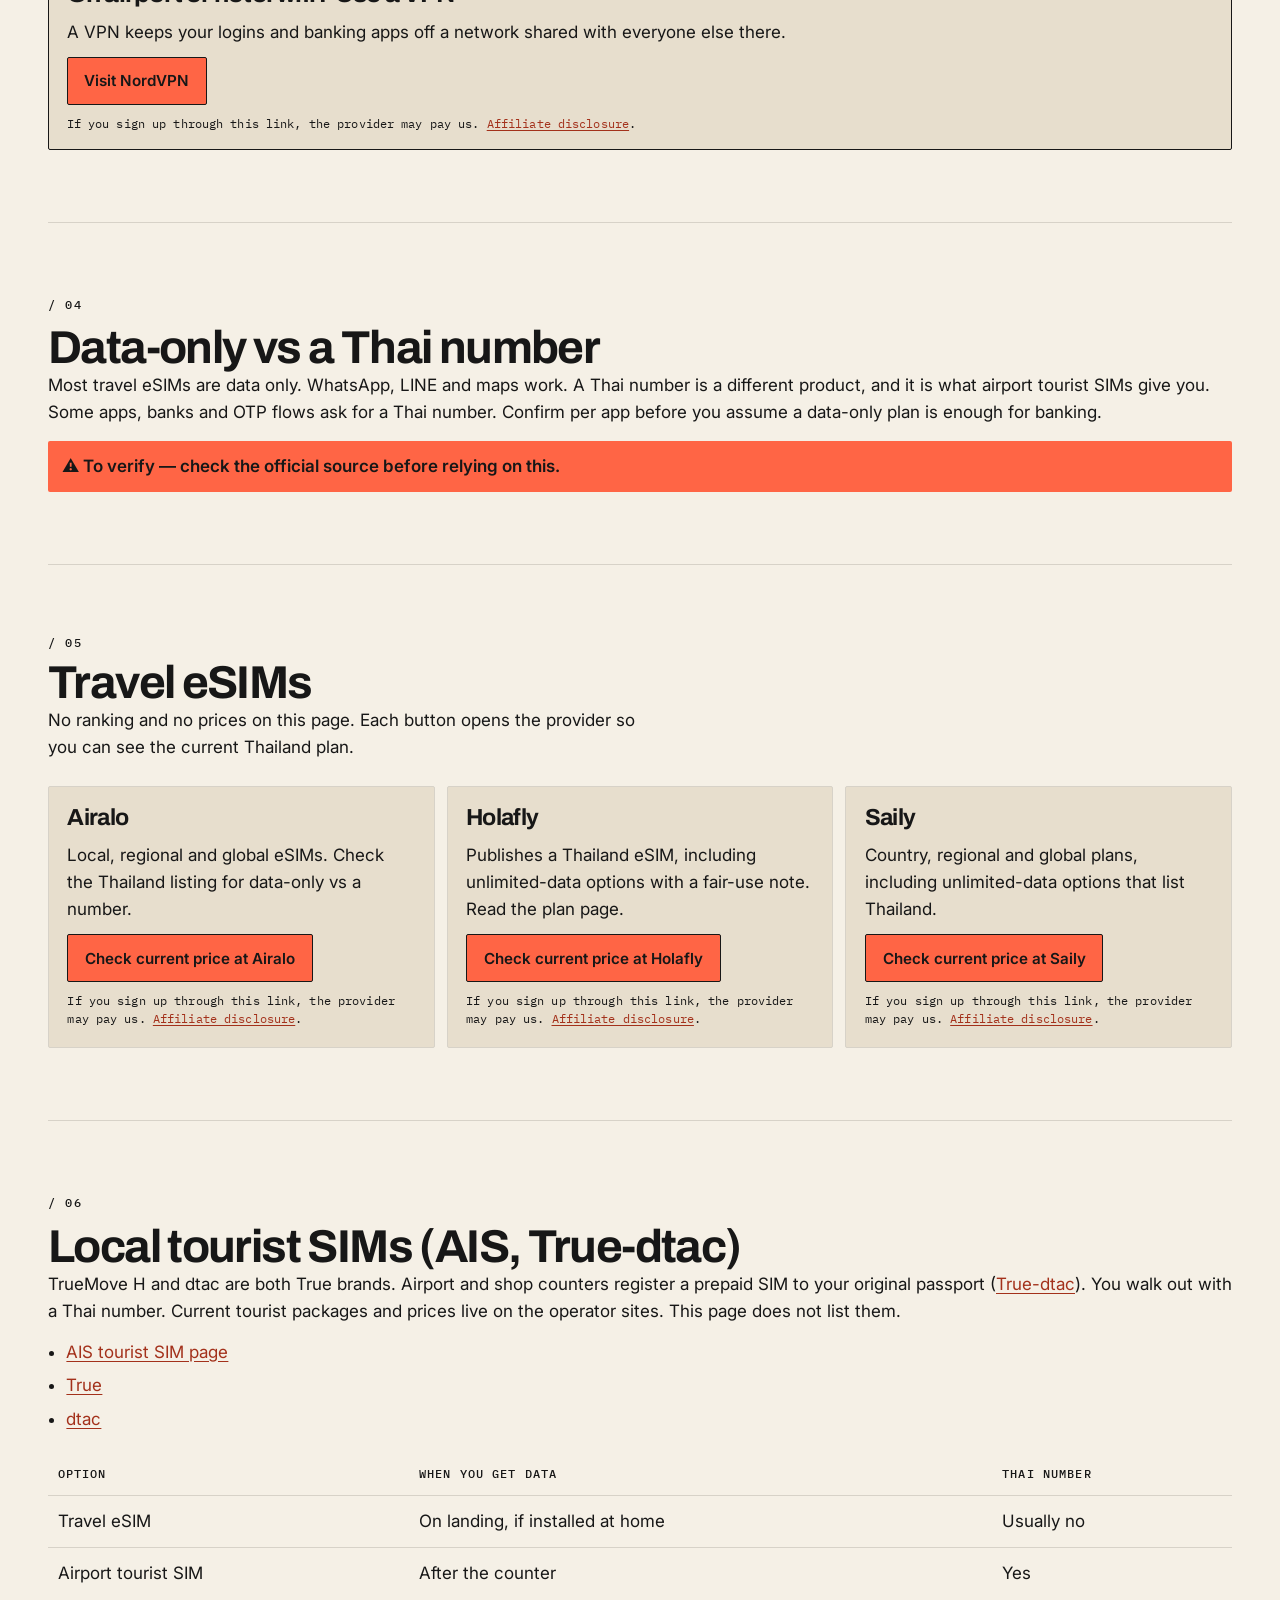
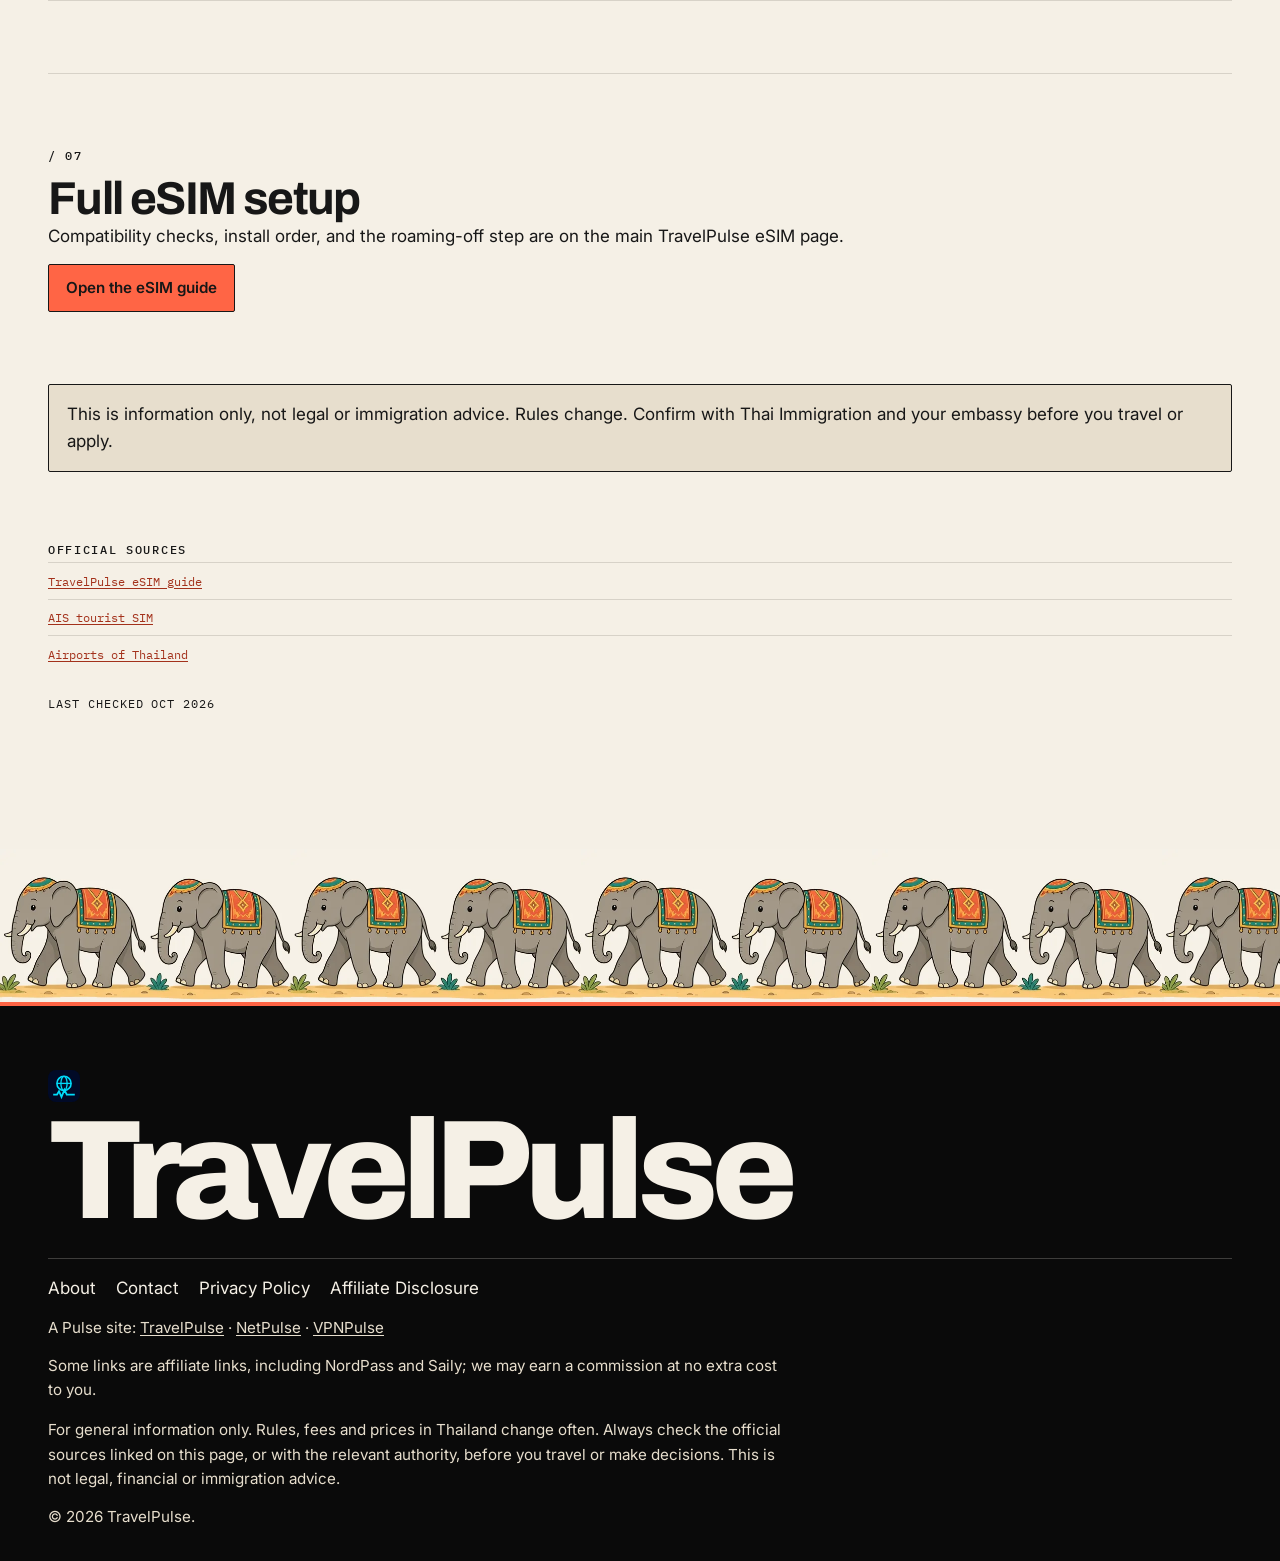
<file: esim.html>
<!DOCTYPE html>
<html lang="en">
<head>
  <meta charset="UTF-8">
  <meta name="viewport" content="width=device-width, initial-scale=1.0">
  <meta name="theme-color" content="#F5F0E6">
  <title>eSIM and mobile data for Thailand - TravelPulse</title>
  <link rel="icon" type="image/svg+xml" href="img/travelpulse-icon.svg">
  <meta name="description" content="Travel eSIMs (Airalo, Holafly, Saily) versus AIS, TrueMove H and dtac tourist SIMs. No prices; check the provider.">
  <link rel="canonical" href="https://travelpulse.site/thailand/esim.html">
  <meta property="og:title" content="eSIM and mobile data for Thailand - TravelPulse">
  <meta property="og:description" content="Travel eSIMs (Airalo, Holafly, Saily) versus AIS, TrueMove H and dtac tourist SIMs. No prices; check the provider.">
  <meta property="og:url" content="https://travelpulse.site/thailand/esim.html">
  <meta property="og:type" content="website">
  <meta property="og:site_name" content="TravelPulse">
  <meta name="twitter:card" content="summary">
  <link rel="preconnect" href="https://fonts.googleapis.com">
  <link rel="preconnect" href="https://fonts.gstatic.com" crossorigin>
  <link href="https://fonts.googleapis.com/css2?family=Archivo:wght@600;700;800&family=IBM+Plex+Mono:wght@400;500&family=Inter:wght@400;500;600&family=Noto+Sans+Thai:wght@400;500;700&display=swap" rel="stylesheet">
  <link rel="stylesheet" href="assets/css/style.css">
  <script>document.documentElement.classList.add("js");</script>
  <script type="application/ld+json">
{
  "@context": "https://schema.org",
  "@type": "FAQPage",
  "mainEntity": [
    {
      "@type": "Question",
      "name": "Should I buy an eSIM or a Thai tourist SIM?",
      "acceptedAnswer": {
        "@type": "Answer",
        "text": "An eSIM bought before the flight is data on landing and keeps the home SIM in a dual-SIM phone. A tourist SIM from AIS, TrueMove H or dtac gives a Thai number and needs passport registration at a counter. Most travel eSIMs are data-only."
      }
    },
    {
      "@type": "Question",
      "name": "Do I need a Thai phone number?",
      "acceptedAnswer": {
        "@type": "Answer",
        "text": "A Thai number is needed for some apps, banking and OTPs. Whether that applies to the apps you use needs a check per app. Messaging apps work over data either way."
      }
    }
  ]
}
  </script>
</head>
<body>
  <a class="skip-link" href="#main">Skip to content</a>
  <header class="site-header">
    <nav class="site-nav" aria-label="Primary">
      <a class="wordmark" href="index.html">TravelPulse <span class="wm-slash">/</span> Thailand</a>
      <details class="nav-details">
        <summary class="nav-toggle">
          <span class="nav-toggle-bars" aria-hidden="true"><span></span><span></span><span></span></span>
          <span class="label-open">Menu</span>
          <span class="label-close">Close</span>
        </summary>
        <div class="nav-panel" id="primary-menu">
          <ul class="nav-links">
            <li><a href="tourists.html">Tourists <span class="num">01</span></a></li>
            <li><a href="nomads.html">Nomads <span class="num">02</span></a></li>
            <li><a href="retirees.html">Retirees <span class="num">03</span></a></li>
            <li><a href="arrival.html">Arrival <span class="num">04</span></a></li>
            <li><a href="visas.html">Visas <span class="num">05</span></a></li>
            <li><a href="money.html">Money <span class="num">06</span></a></li>
            <li><a href="transport.html">Transport <span class="num">07</span></a></li>
            <li class="nav-guides">
              <details class="guides-details">
                <summary>Guides <span class="num">08</span></summary>
                <ul class="nav-sub" id="guides-menu">
                <li><a href="living.html">Tips <span class="num">09</span></a></li>
                <li><a href="regions.html">Regions <span class="num">10</span></a></li>
                  <li><a href="index.html">Thailand</a></li>
                  <li><a href="https://travelpulse.site/">← TravelPulse</a></li>
                </ul>
              </details>
            </li>
          </ul>
        </div>
      </details>
    </nav>
  </header>

  <main id="main" class="page-wrap" tabindex="-1">
    <div class="container">
      <div class="vpn-wrap">
        <header class="vpn-intro">
          <div class="hero-copy">
            <h1>eSIM &amp; mobile data for Thailand</h1>
            <p class="lede">Data on landing, or a Thai number from an airport booth. Check the phone first, then pick a plan. Prices live on the provider's site.</p>
          </div>
          <img class="hero-illu" src="img/illustrations/esim.webp" alt="Cartoon illustration of a phone showing signal bars and a SIM card in front of Thai temples" width="1280" height="720" decoding="async" fetchpriority="high">
        </header>

        <div class="policy-section">
          <h2>What an eSIM is</h2>
          <p>An eSIM is a SIM built into the phone. You download a plan instead of inserting a plastic card. For a trip, that usually means buying data before you fly and turning it on when you land.</p>
          <p>The full walk-through (compatibility, install, roaming off on the home line) is on TravelPulse: <a href="https://travelpulse.site/esim.html">eSIM guide</a>. This page is the Thailand choice, not a second copy of that guide.</p>
        </div>

        <div class="policy-section">
          <h2>Check the phone</h2>
          <p>The phone must support eSIM and it must be unlocked. Dial <code>*#06#</code>. An EID next to the IMEI means the hardware is there. iPhone: Settings, Cellular (or Mobile Service), Add eSIM. Android: the SIM manager varies by maker.</p>
          <p>If there is no EID and no Add eSIM, buy a physical tourist SIM instead.</p>
        </div>

        <div class="policy-section">
          <h2>Install before you fly</h2>
          <ol>
            <li>Buy and install on wifi at home. Installation uses the internet; it does not need to happen in Thailand.</li>
            <li>Read when the days start. Many plans start on first connection abroad. Leave the new line off until you land if that is the rule.</li>
            <li>On arrival, turn the eSIM on, set it as the mobile-data line, and leave data roaming off on the home line.</li>
          </ol>
          <aside class="disclaimer-box vpn-tip" role="note">
            <h3>On airport or hotel wifi? Use a VPN</h3>
            <p>A VPN keeps your logins and banking apps off a network shared with everyone else there.</p>
            <p><a class="btn btn-primary" href="https://go.nordvpn.net/aff_c?offer_id=15&amp;aff_id=159126&amp;url_id=902" target="_blank" rel="nofollow sponsored noopener" data-affiliate="nordvpn">Visit NordVPN</a></p>
            <p class="tool-caption">If you sign up through this link, the provider may pay us. <a href="https://travelpulse.site/affiliate-disclosure.html">Affiliate disclosure</a>.</p>
          </aside>
        </div>

        <div class="policy-section">
          <h2>Data-only vs a Thai number</h2>
          <p>Most travel eSIMs are data only. WhatsApp, LINE and maps work. A Thai number is a different product, and it is what airport tourist SIMs give you. Some apps, banks and OTP flows ask for a Thai number. Confirm per app before you assume a data-only plan is enough for banking.</p>
          <p class="verify-note">⚠ To verify — check the official source before relying on this.</p>
        </div>

        <h2 class="section-title">Travel eSIMs</h2>
        <p class="section-intro">No ranking and no prices on this page. Each button opens the provider so you can see the current Thailand plan.</p>
        <div class="vpn-grid">
          <article class="vpn-card">
            <h3 class="vpn-name">Airalo</h3>
            <p>Local, regional and global eSIMs. Check the Thailand listing for data-only vs a number.</p>
            <a class="btn btn-primary" href="https://www.airalo.com/" target="_blank" rel="nofollow sponsored noopener" data-affiliate="TODO">Check current price at Airalo</a>
            <p class="tool-caption">If you sign up through this link, the provider may pay us. <a href="https://travelpulse.site/affiliate-disclosure.html">Affiliate disclosure</a>.</p>
          </article>
          <article class="vpn-card">
            <h3 class="vpn-name">Holafly</h3>
            <p>Publishes a Thailand eSIM, including unlimited-data options with a fair-use note. Read the plan page.</p>
            <a class="btn btn-primary" href="https://esim.holafly.com/esim-thailand/" target="_blank" rel="nofollow sponsored noopener" data-affiliate="TODO">Check current price at Holafly</a>
            <p class="tool-caption">If you sign up through this link, the provider may pay us. <a href="https://travelpulse.site/affiliate-disclosure.html">Affiliate disclosure</a>.</p>
          </article>
          <article class="vpn-card">
            <h3 class="vpn-name">Saily</h3>
            <p>Country, regional and global plans, including unlimited-data options that list Thailand.</p>
            <a class="btn btn-primary" href="https://go.saily.site/aff_c?offer_id=101&amp;aff_id=17477" target="_blank" rel="nofollow sponsored noopener" data-affiliate="saily">Check current price at Saily</a>
            <p class="tool-caption">If you sign up through this link, the provider may pay us. <a href="https://travelpulse.site/affiliate-disclosure.html">Affiliate disclosure</a>.</p>
          </article>
        </div>

        <div class="policy-section">
          <h2>Local tourist SIMs (AIS, True-dtac)</h2>
          <p>TrueMove H and dtac are both True brands. Airport and shop counters register a prepaid SIM to your original passport (<a href="https://www.true.th/en/prepaid/sim/tourist" target="_blank" rel="noopener">True-dtac</a>). You walk out with a Thai number. Current tourist packages and prices live on the operator sites. This page does not list them.</p>
          
          <ul>
            <li><a href="https://www.ais.th/en/consumers/package/international/tourist-plan" target="_blank" rel="noopener">AIS tourist SIM page</a></li>
            <li><a href="https://www.true.th/" target="_blank" rel="noopener">True</a></li>
            <li><a href="https://www.dtac.co.th/" target="_blank" rel="noopener">dtac</a></li>
          </ul>
        </div>

        <div class="th-table-wrap">
          <table class="th-table">
            <thead>
              <tr><th>Option</th><th>When you get data</th><th>Thai number</th></tr>
            </thead>
            <tbody>
              <tr><td>Travel eSIM</td><td>On landing, if installed at home</td><td>Usually no</td></tr>
              <tr><td>Airport tourist SIM</td><td>After the counter</td><td>Yes</td></tr>
            </tbody>
          </table>
        </div>

        <aside class="vpn-cta">
          <h2>Full eSIM setup</h2>
          <p>Compatibility checks, install order, and the roaming-off step are on the main TravelPulse eSIM page.</p>
          <p><a class="btn btn-primary" href="https://travelpulse.site/esim.html">Open the eSIM guide</a></p>
        </aside>
                <aside class="disclaimer-box" role="note">
          <p>This is information only, not legal or immigration advice. Rules change. Confirm with Thai Immigration and your embassy before you travel or apply.</p>
        </aside>
                <section class="sources" aria-labelledby="sources-title">
          <h2 id="sources-title">Official sources</h2>
          <ul>
            <li><a href="https://travelpulse.site/esim.html" target="_blank" rel="noopener">TravelPulse eSIM guide</a></li>
            <li><a href="https://www.ais.th/en/consumers/package/international/tourist-plan" target="_blank" rel="noopener">AIS tourist SIM</a></li>
            <li><a href="https://www.airportthai.co.th" target="_blank" rel="noopener">Airports of Thailand</a></li>
          </ul>
          <p class="last-checked">Last checked Oct 2026</p>
          </section>
      </div>
    </div>
  </main>
  <div class="elephant-strip" aria-hidden="true"></div>
  <footer class="site-footer">
    <div class="container">
      <a href="index.html" class="logo"><img class="logo-icon" src="img/travelpulse-icon.svg" alt="" width="28" height="28">TravelPulse</a>
      <ul class="footer-links">
        <li><a href="https://travelpulse.site/about.html">About</a></li>
        <li><a href="https://travelpulse.site/contact.html">Contact</a></li>
        <li><a href="https://travelpulse.site/privacy.html">Privacy Policy</a></li>
        <li><a href="https://travelpulse.site/affiliate-disclosure.html">Affiliate Disclosure</a></li>
      </ul>
      <p class="footer-copy">A Pulse site: <a href="https://travelpulse.site/">TravelPulse</a> · <a href="https://netpulse.site" target="_blank" rel="noopener">NetPulse</a> · <a href="https://vpnpulse.site" target="_blank" rel="noopener">VPNPulse</a></p>
      <p class="footer-copy">Some links are affiliate links, including NordPass and Saily; we may earn a commission at no extra cost to you.</p>
      <p class="footer-disclaimer">For general information only. Rules, fees and prices in Thailand change often. Always check the official sources linked on this page, or with the relevant authority, before you travel or make decisions. This is not legal, financial or immigration advice.</p>
      <p class="footer-copy">&copy; 2026 TravelPulse.</p>
    </div>
  </footer>
  <script src="thailand.js"></script>
</body>
</html>
</file>
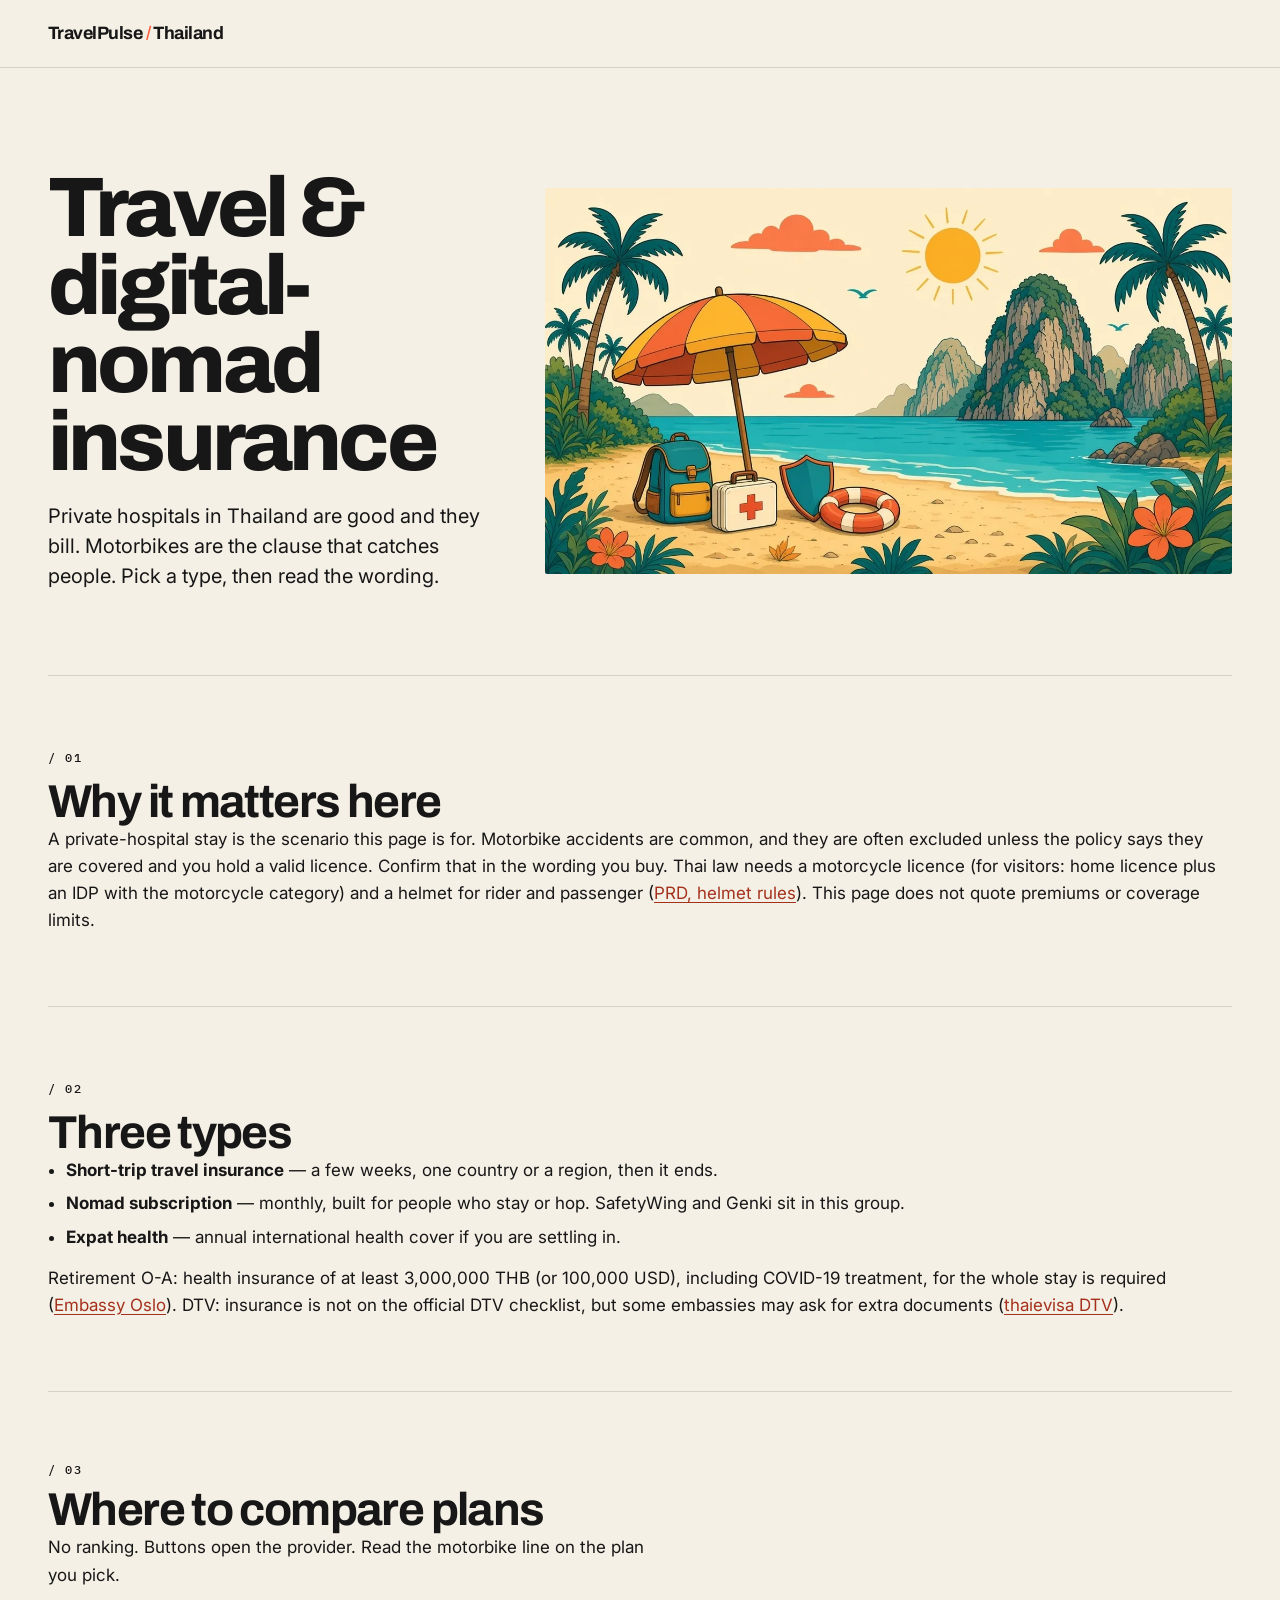
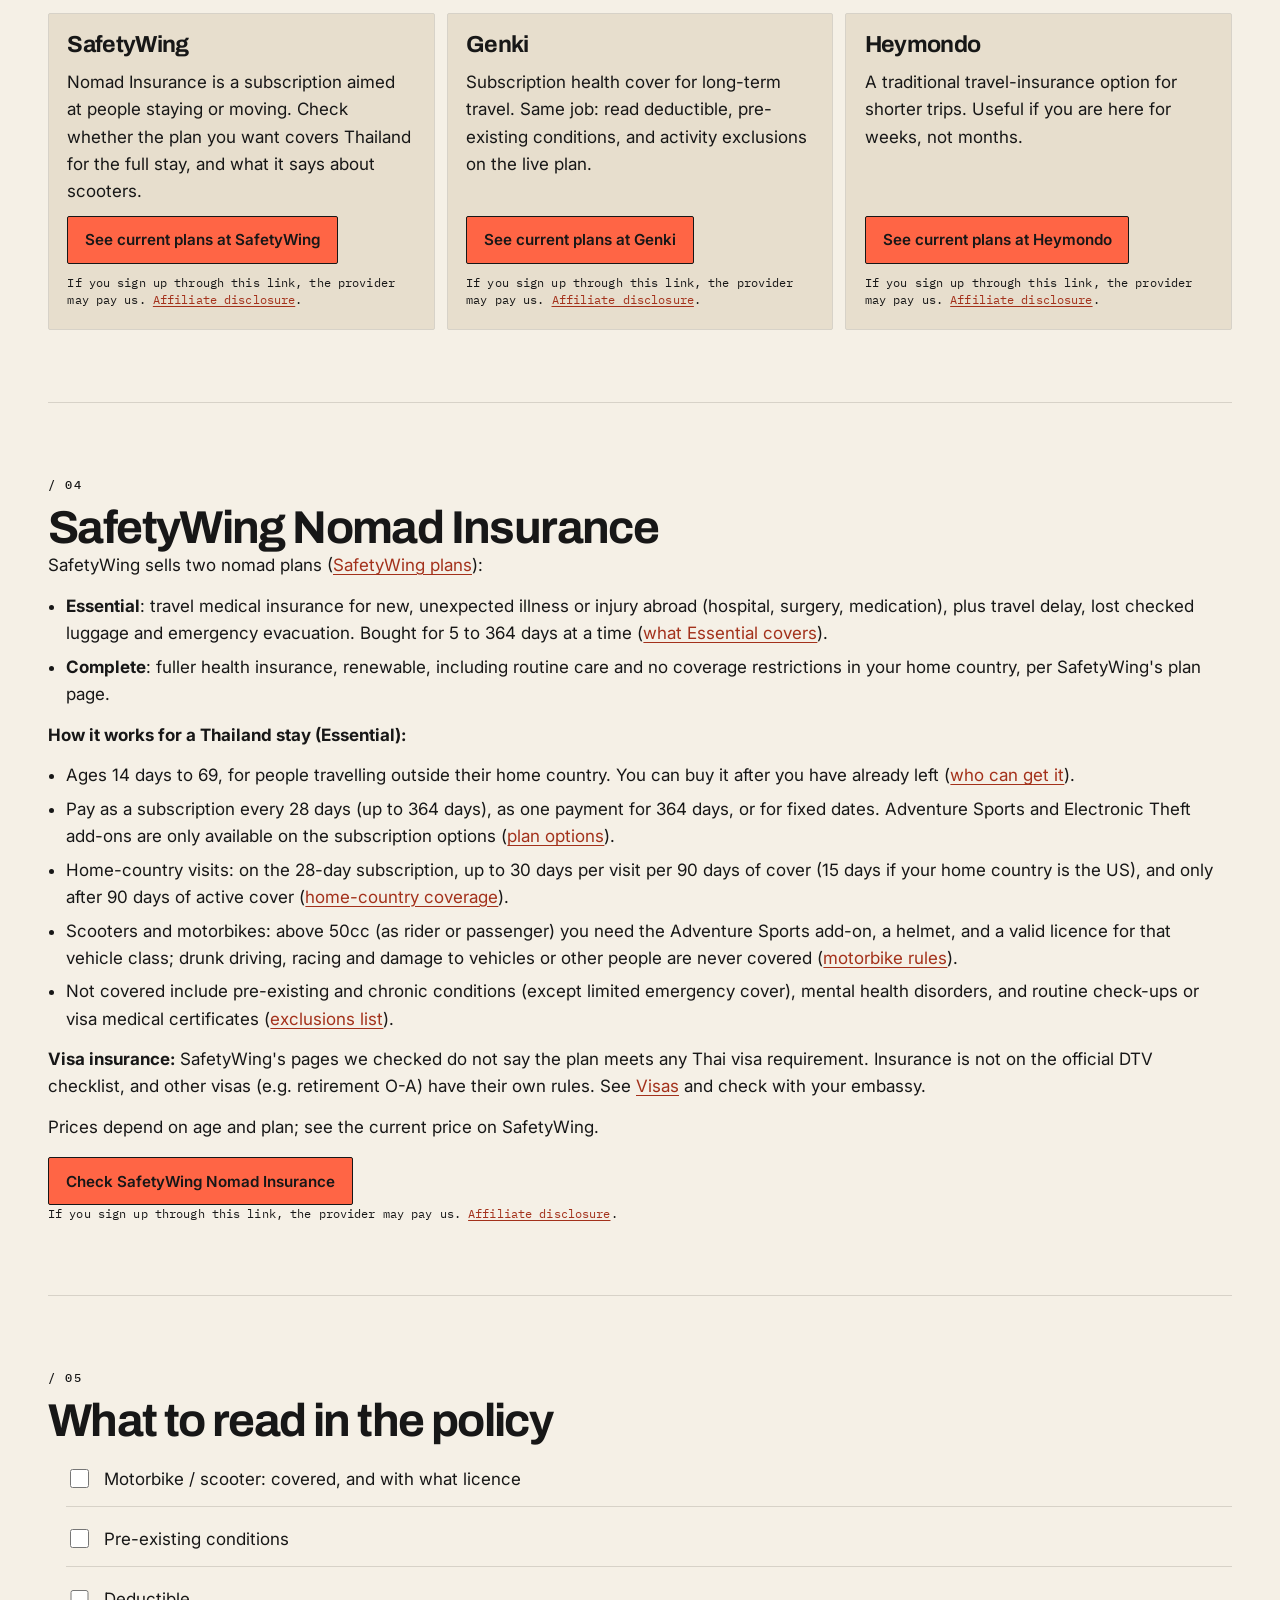
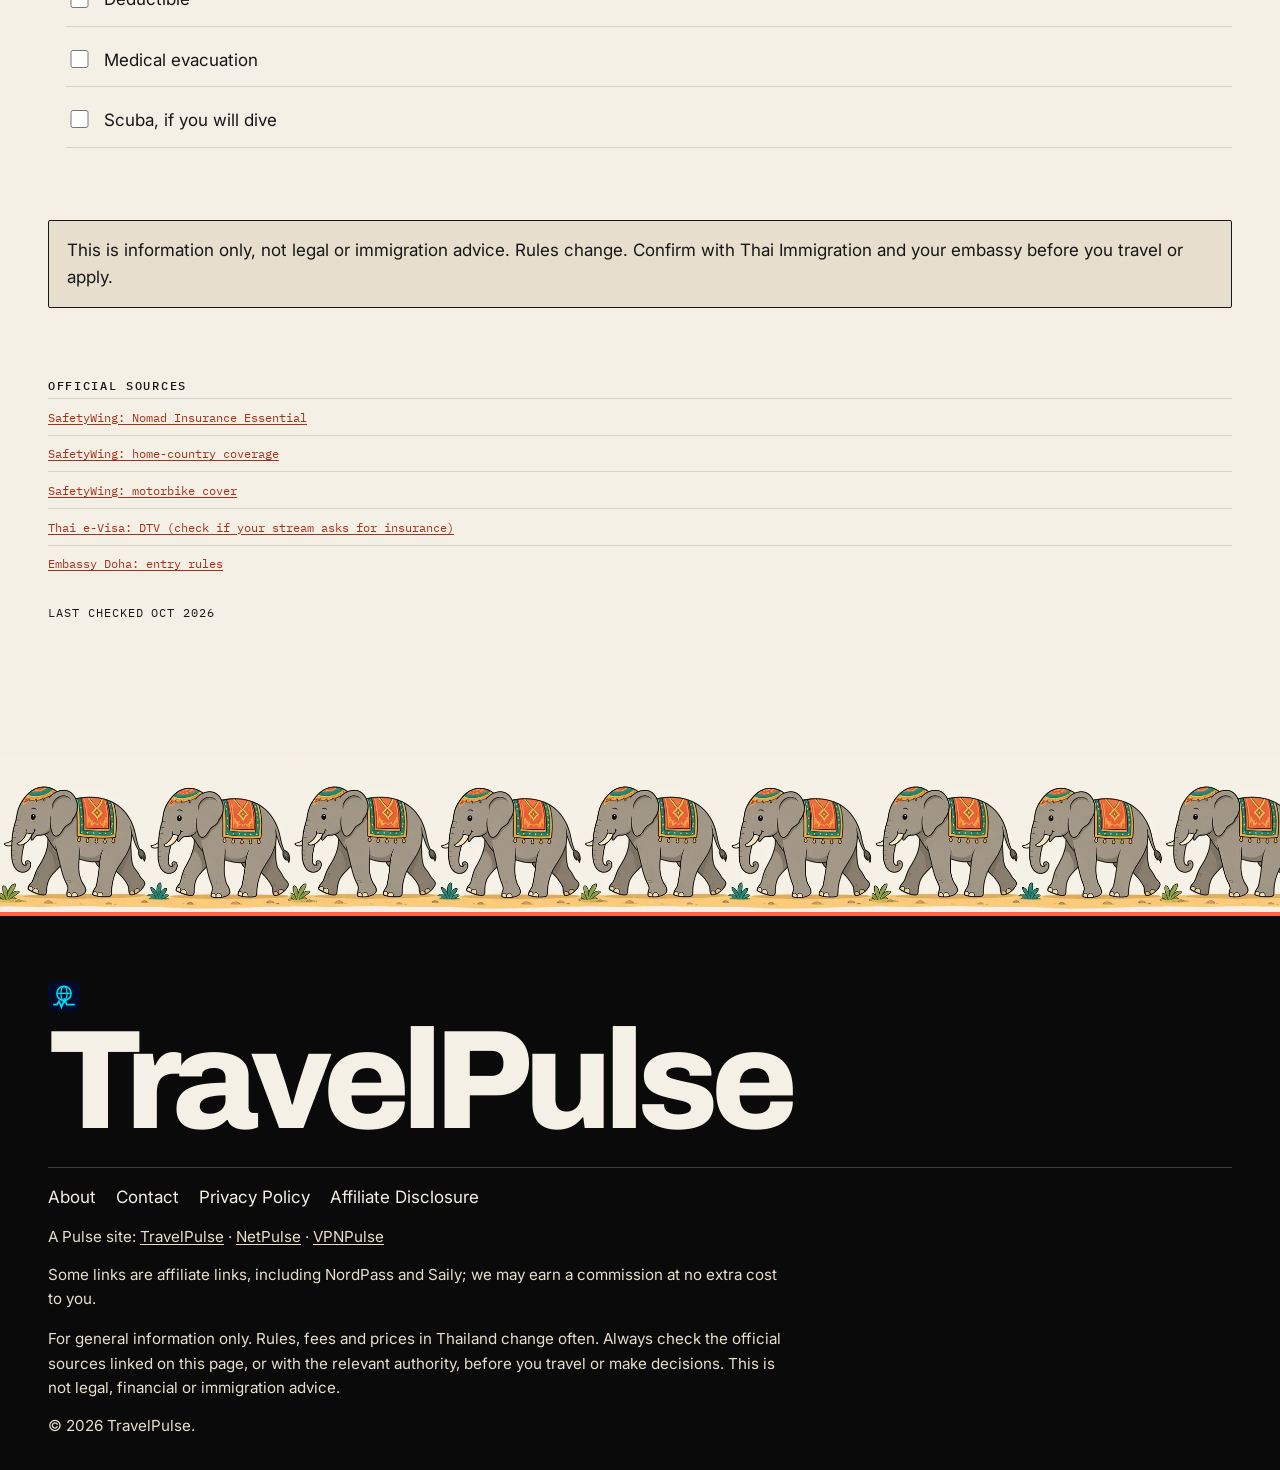
<file: insurance.html>
<!DOCTYPE html>
<html lang="en">
<head>
  <meta charset="UTF-8">
  <meta name="viewport" content="width=device-width, initial-scale=1.0">
  <meta name="theme-color" content="#F5F0E6">
  <title>Travel insurance for Thailand - TravelPulse</title>
  <link rel="icon" type="image/svg+xml" href="img/travelpulse-icon.svg">
  <meta name="description" content="Short-trip, nomad and expat cover. SafetyWing, Genki and Heymondo as starting points. Read the motorbike clause.">
  <link rel="canonical" href="https://travelpulse.site/thailand/insurance.html">
  <meta property="og:title" content="Travel insurance for Thailand - TravelPulse">
  <meta property="og:description" content="Short-trip, nomad and expat cover. SafetyWing, Genki and Heymondo as starting points. Read the motorbike clause.">
  <meta property="og:url" content="https://travelpulse.site/thailand/insurance.html">
  <meta property="og:type" content="website">
  <meta property="og:site_name" content="TravelPulse">
  <meta name="twitter:card" content="summary">
  <link rel="preconnect" href="https://fonts.googleapis.com">
  <link rel="preconnect" href="https://fonts.gstatic.com" crossorigin>
  <link href="https://fonts.googleapis.com/css2?family=Archivo:wght@600;700;800&family=IBM+Plex+Mono:wght@400;500&family=Inter:wght@400;500;600&family=Noto+Sans+Thai:wght@400;500;700&display=swap" rel="stylesheet">
  <link rel="stylesheet" href="assets/css/style.css">
  <script>document.documentElement.classList.add("js");</script>
  <script type="application/ld+json">
{
  "@context": "https://schema.org",
  "@type": "FAQPage",
  "mainEntity": [
    {
      "@type": "Question",
      "name": "Do I need insurance for a DTV or retirement visa?",
      "acceptedAnswer": {
        "@type": "Answer",
        "text": "O-A requires health insurance of at least 3,000,000 THB (100,000 USD), including COVID-19 treatment, for the whole stay. Insurance is not on the official DTV checklist; embassies may still ask for extra documents."
      }
    },
    {
      "@type": "Question",
      "name": "Are motorbike accidents covered?",
      "acceptedAnswer": {
        "@type": "Answer",
        "text": "Often excluded unless the policy says otherwise and you hold a valid licence. Read that clause before you rent a bike."
      }
    }
  ]
}
  </script>
</head>
<body>
  <a class="skip-link" href="#main">Skip to content</a>
  <header class="site-header">
    <nav class="site-nav" aria-label="Primary">
      <a class="wordmark" href="index.html">TravelPulse <span class="wm-slash">/</span> Thailand</a>
      <details class="nav-details">
        <summary class="nav-toggle">
          <span class="nav-toggle-bars" aria-hidden="true"><span></span><span></span><span></span></span>
          <span class="label-open">Menu</span>
          <span class="label-close">Close</span>
        </summary>
        <div class="nav-panel" id="primary-menu">
          <ul class="nav-links">
            <li><a href="tourists.html">Tourists <span class="num">01</span></a></li>
            <li><a href="nomads.html">Nomads <span class="num">02</span></a></li>
            <li><a href="retirees.html">Retirees <span class="num">03</span></a></li>
            <li><a href="arrival.html">Arrival <span class="num">04</span></a></li>
            <li><a href="visas.html">Visas <span class="num">05</span></a></li>
            <li><a href="money.html">Money <span class="num">06</span></a></li>
            <li><a href="transport.html">Transport <span class="num">07</span></a></li>
            <li class="nav-guides">
              <details class="guides-details">
                <summary>Guides <span class="num">08</span></summary>
                <ul class="nav-sub" id="guides-menu">
                <li><a href="living.html">Tips <span class="num">09</span></a></li>
                <li><a href="regions.html">Regions <span class="num">10</span></a></li>
                  <li><a href="index.html">Thailand</a></li>
                  <li><a href="https://travelpulse.site/">← TravelPulse</a></li>
                </ul>
              </details>
            </li>
          </ul>
        </div>
      </details>
    </nav>
  </header>

  <main id="main" class="page-wrap" tabindex="-1">
    <div class="container">
      <div class="vpn-wrap">
        <header class="vpn-intro">
          <div class="hero-copy">
            <h1>Travel &amp; digital-nomad insurance</h1>
            <p class="lede">Private hospitals in Thailand are good and they bill. Motorbikes are the clause that catches people. Pick a type, then read the wording.</p>
          </div>
          <img class="hero-illu" src="img/illustrations/insurance.webp" alt="Cartoon illustration of a first-aid kit, a shield and a life ring under a beach umbrella" width="1280" height="720" decoding="async" fetchpriority="high">
        </header>

        <div class="policy-section">
          <h2>Why it matters here</h2>
          <p>A private-hospital stay is the scenario this page is for. Motorbike accidents are common, and they are often excluded unless the policy says they are covered and you hold a valid licence. Confirm that in the wording you buy. Thai law needs a motorcycle licence (for visitors: home licence plus an IDP with the motorcycle category) and a helmet for rider and passenger (<a href="https://www.prd.go.th/th/content/category/detail/id/39/iid/393750" target="_blank" rel="noopener">PRD, helmet rules</a>). This page does not quote premiums or coverage limits.</p>
          
        </div>

        <div class="policy-section">
          <h2>Three types</h2>
          <ul>
            <li><strong>Short-trip travel insurance</strong> — a few weeks, one country or a region, then it ends.</li>
            <li><strong>Nomad subscription</strong> — monthly, built for people who stay or hop. SafetyWing and Genki sit in this group.</li>
            <li><strong>Expat health</strong> — annual international health cover if you are settling in.</li>
          </ul>
          <p>Retirement O-A: health insurance of at least 3,000,000 THB (or 100,000 USD), including COVID-19 treatment, for the whole stay is required (<a href="https://oslo.thaiembassy.org/en/page/non-immigrant-o-a-long-stay?menu=" target="_blank" rel="noopener">Embassy Oslo</a>). DTV: insurance is not on the official DTV checklist, but some embassies may ask for extra documents (<a href="https://www.thaievisa.go.th/visa/dtv-visa" target="_blank" rel="noopener">thaievisa DTV</a>).</p>
          
        </div>

        <h2 class="section-title">Where to compare plans</h2>
        <p class="section-intro">No ranking. Buttons open the provider. Read the motorbike line on the plan you pick.</p>
        <div class="vpn-grid">
          <article class="vpn-card">
            <h3 class="vpn-name">SafetyWing</h3>
            <p>Nomad Insurance is a subscription aimed at people staying or moving. Check whether the plan you want covers Thailand for the full stay, and what it says about scooters.</p>
            <a class="btn btn-primary" href="https://safetywing.com/nomad-insurance?referenceID=26621731&amp;utm_source=26621731&amp;utm_medium=Ambassador" target="_blank" rel="nofollow sponsored noopener" data-affiliate="safetywing">See current plans at SafetyWing</a>
            <p class="tool-caption">If you sign up through this link, the provider may pay us. <a href="https://travelpulse.site/affiliate-disclosure.html">Affiliate disclosure</a>.</p>
          </article>
          <article class="vpn-card">
            <h3 class="vpn-name">Genki</h3>
            <p>Subscription health cover for long-term travel. Same job: read deductible, pre-existing conditions, and activity exclusions on the live plan.</p>
            <a class="btn btn-primary" href="https://genki.world" target="_blank" rel="nofollow sponsored noopener" data-affiliate="TODO">See current plans at Genki</a>
            <p class="tool-caption">If you sign up through this link, the provider may pay us. <a href="https://travelpulse.site/affiliate-disclosure.html">Affiliate disclosure</a>.</p>
          </article>
          <article class="vpn-card">
            <h3 class="vpn-name">Heymondo</h3>
            <p>A traditional travel-insurance option for shorter trips. Useful if you are here for weeks, not months.</p>
            <a class="btn btn-primary" href="https://www.heymondo.com" target="_blank" rel="nofollow sponsored noopener" data-affiliate="TODO">See current plans at Heymondo</a>
            <p class="tool-caption">If you sign up through this link, the provider may pay us. <a href="https://travelpulse.site/affiliate-disclosure.html">Affiliate disclosure</a>.</p>
          </article>
        </div>

        <div class="policy-section" id="safetywing">
          <h2>SafetyWing Nomad Insurance</h2>
          <p>SafetyWing sells two nomad plans (<a href="https://safetywing.com/nomad-insurance?referenceID=26621731&amp;utm_source=26621731&amp;utm_medium=Ambassador" target="_blank" rel="nofollow sponsored noopener" data-affiliate="safetywing">SafetyWing plans</a>):</p>
          <ul>
            <li><strong>Essential</strong>: travel medical insurance for new, unexpected illness or injury abroad (hospital, surgery, medication), plus travel delay, lost checked luggage and emergency evacuation. Bought for 5 to 364 days at a time (<a href="https://intercom.help/safetywing/en/articles/9778064-nomad-insurance-what-is-the-nomad-insurance-essential-plan" target="_blank" rel="noopener">what Essential covers</a>).</li>
            <li><strong>Complete</strong>: fuller health insurance, renewable, including routine care and no coverage restrictions in your home country, per SafetyWing's plan page.</li>
          </ul>
          <p><strong>How it works for a Thailand stay (Essential):</strong></p>
          <ul>
            <li>Ages 14 days to 69, for people travelling outside their home country. You can buy it after you have already left (<a href="https://intercom.help/safetywing/en/articles/9777980-nomad-insurance-essential-updated-version-who-can-get-this-insurance" target="_blank" rel="noopener">who can get it</a>).</li>
            <li>Pay as a subscription every 28 days (up to 364 days), as one payment for 364 days, or for fixed dates. Adventure Sports and Electronic Theft add-ons are only available on the subscription options (<a href="https://intercom.help/safetywing/en/articles/9778064-nomad-insurance-what-is-the-nomad-insurance-essential-plan" target="_blank" rel="noopener">plan options</a>).</li>
            <li>Home-country visits: on the 28-day subscription, up to 30 days per visit per 90 days of cover (15 days if your home country is the US), and only after 90 days of active cover (<a href="https://intercom.help/safetywing/en/articles/13927637-nomad-insurance-essential-updated-version-medical-coverage-during-visits-to-your-home-country" target="_blank" rel="noopener">home-country coverage</a>).</li>
            <li>Scooters and motorbikes: above 50cc (as rider or passenger) you need the Adventure Sports add-on, a helmet, and a valid licence for that vehicle class; drunk driving, racing and damage to vehicles or other people are never covered (<a href="https://intercom.help/safetywing/en/articles/9806825-nomad-insurance-essential-am-i-covered-when-driving-a-motorbike-scooter-or-moped" target="_blank" rel="noopener">motorbike rules</a>).</li>
            <li>Not covered include pre-existing and chronic conditions (except limited emergency cover), mental health disorders, and routine check-ups or visa medical certificates (<a href="https://intercom.help/safetywing/en/articles/14703706-nie-4-0-updated-version-list-of-exclusions" target="_blank" rel="noopener">exclusions list</a>).</li>
          </ul>
          <p><strong>Visa insurance:</strong> SafetyWing's pages we checked do not say the plan meets any Thai visa requirement. Insurance is not on the official DTV checklist, and other visas (e.g. retirement O-A) have their own rules. See <a href="visas.html">Visas</a> and check with your embassy.</p>
          <p>Prices depend on age and plan; see the current price on SafetyWing.</p>
          <div class="card-actions"><a class="btn btn-primary" href="https://safetywing.com/nomad-insurance?referenceID=26621731&amp;utm_source=26621731&amp;utm_medium=Ambassador" target="_blank" rel="nofollow sponsored noopener" data-affiliate="safetywing">Check SafetyWing Nomad Insurance</a></div>
          <p class="tool-caption">If you sign up through this link, the provider may pay us. <a href="https://travelpulse.site/affiliate-disclosure.html">Affiliate disclosure</a>.</p>
        </div>

        <div class="policy-section">
          <h2>What to read in the policy</h2>
          <ul class="checklist" data-checklist="insurance">
            <li><label><input type="checkbox" data-key="bike"> Motorbike / scooter: covered, and with what licence</label></li>
            <li><label><input type="checkbox" data-key="pre"> Pre-existing conditions</label></li>
            <li><label><input type="checkbox" data-key="ded"> Deductible</label></li>
            <li><label><input type="checkbox" data-key="evac"> Medical evacuation</label></li>
            <li><label><input type="checkbox" data-key="scuba"> Scuba, if you will dive</label></li>
          </ul>
        </div>
                <aside class="disclaimer-box" role="note">
          <p>This is information only, not legal or immigration advice. Rules change. Confirm with Thai Immigration and your embassy before you travel or apply.</p>
        </aside>
                <section class="sources" aria-labelledby="sources-title">
          <h2 id="sources-title">Official sources</h2>
          <ul>
            <li><a href="https://intercom.help/safetywing/en/articles/9778064-nomad-insurance-what-is-the-nomad-insurance-essential-plan" target="_blank" rel="noopener">SafetyWing: Nomad Insurance Essential</a></li>
            <li><a href="https://intercom.help/safetywing/en/articles/13927637-nomad-insurance-essential-updated-version-medical-coverage-during-visits-to-your-home-country" target="_blank" rel="noopener">SafetyWing: home-country coverage</a></li>
            <li><a href="https://intercom.help/safetywing/en/articles/9806825-nomad-insurance-essential-am-i-covered-when-driving-a-motorbike-scooter-or-moped" target="_blank" rel="noopener">SafetyWing: motorbike cover</a></li>
            <li><a href="https://www.thaievisa.go.th/visa/dtv-visa" target="_blank" rel="noopener">Thai e-Visa: DTV (check if your stream asks for insurance)</a></li>
            <li><a href="https://doha.thaiembassy.org/en/publicservice/tourist-visa-exemption-visa-on-arrival?menu=" target="_blank" rel="noopener">Embassy Doha: entry rules</a></li>
          </ul>
          <p class="last-checked">Last checked Oct 2026</p>
          </section>
      </div>
    </div>
  </main>
  <div class="elephant-strip" aria-hidden="true"></div>
  <footer class="site-footer">
    <div class="container">
      <a href="index.html" class="logo"><img class="logo-icon" src="img/travelpulse-icon.svg" alt="" width="28" height="28">TravelPulse</a>
      <ul class="footer-links">
        <li><a href="https://travelpulse.site/about.html">About</a></li>
        <li><a href="https://travelpulse.site/contact.html">Contact</a></li>
        <li><a href="https://travelpulse.site/privacy.html">Privacy Policy</a></li>
        <li><a href="https://travelpulse.site/affiliate-disclosure.html">Affiliate Disclosure</a></li>
      </ul>
      <p class="footer-copy">A Pulse site: <a href="https://travelpulse.site/">TravelPulse</a> · <a href="https://netpulse.site" target="_blank" rel="noopener">NetPulse</a> · <a href="https://vpnpulse.site" target="_blank" rel="noopener">VPNPulse</a></p>
      <p class="footer-copy">Some links are affiliate links, including NordPass and Saily; we may earn a commission at no extra cost to you.</p>
      <p class="footer-disclaimer">For general information only. Rules, fees and prices in Thailand change often. Always check the official sources linked on this page, or with the relevant authority, before you travel or make decisions. This is not legal, financial or immigration advice.</p>
      <p class="footer-copy">&copy; 2026 TravelPulse.</p>
    </div>
  </footer>
  <script src="thailand.js"></script>
</body>
</html>
</file>
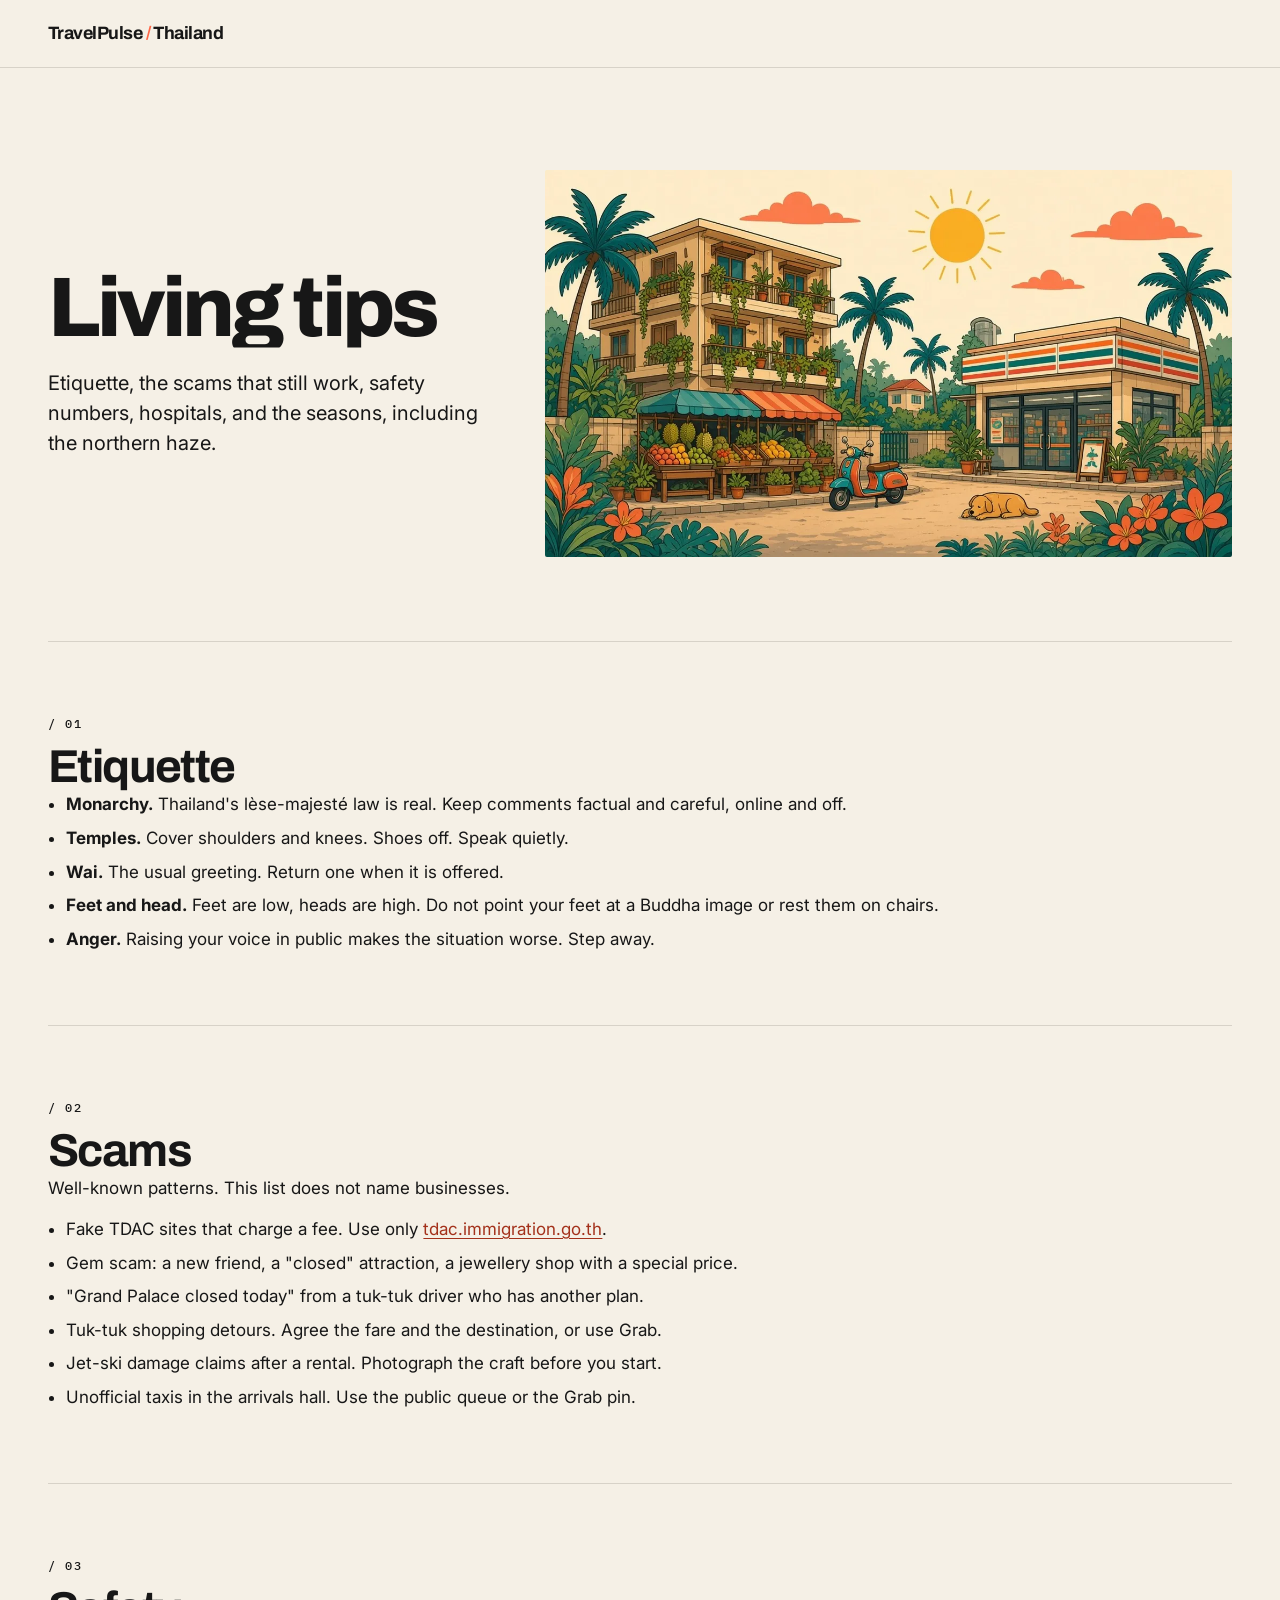
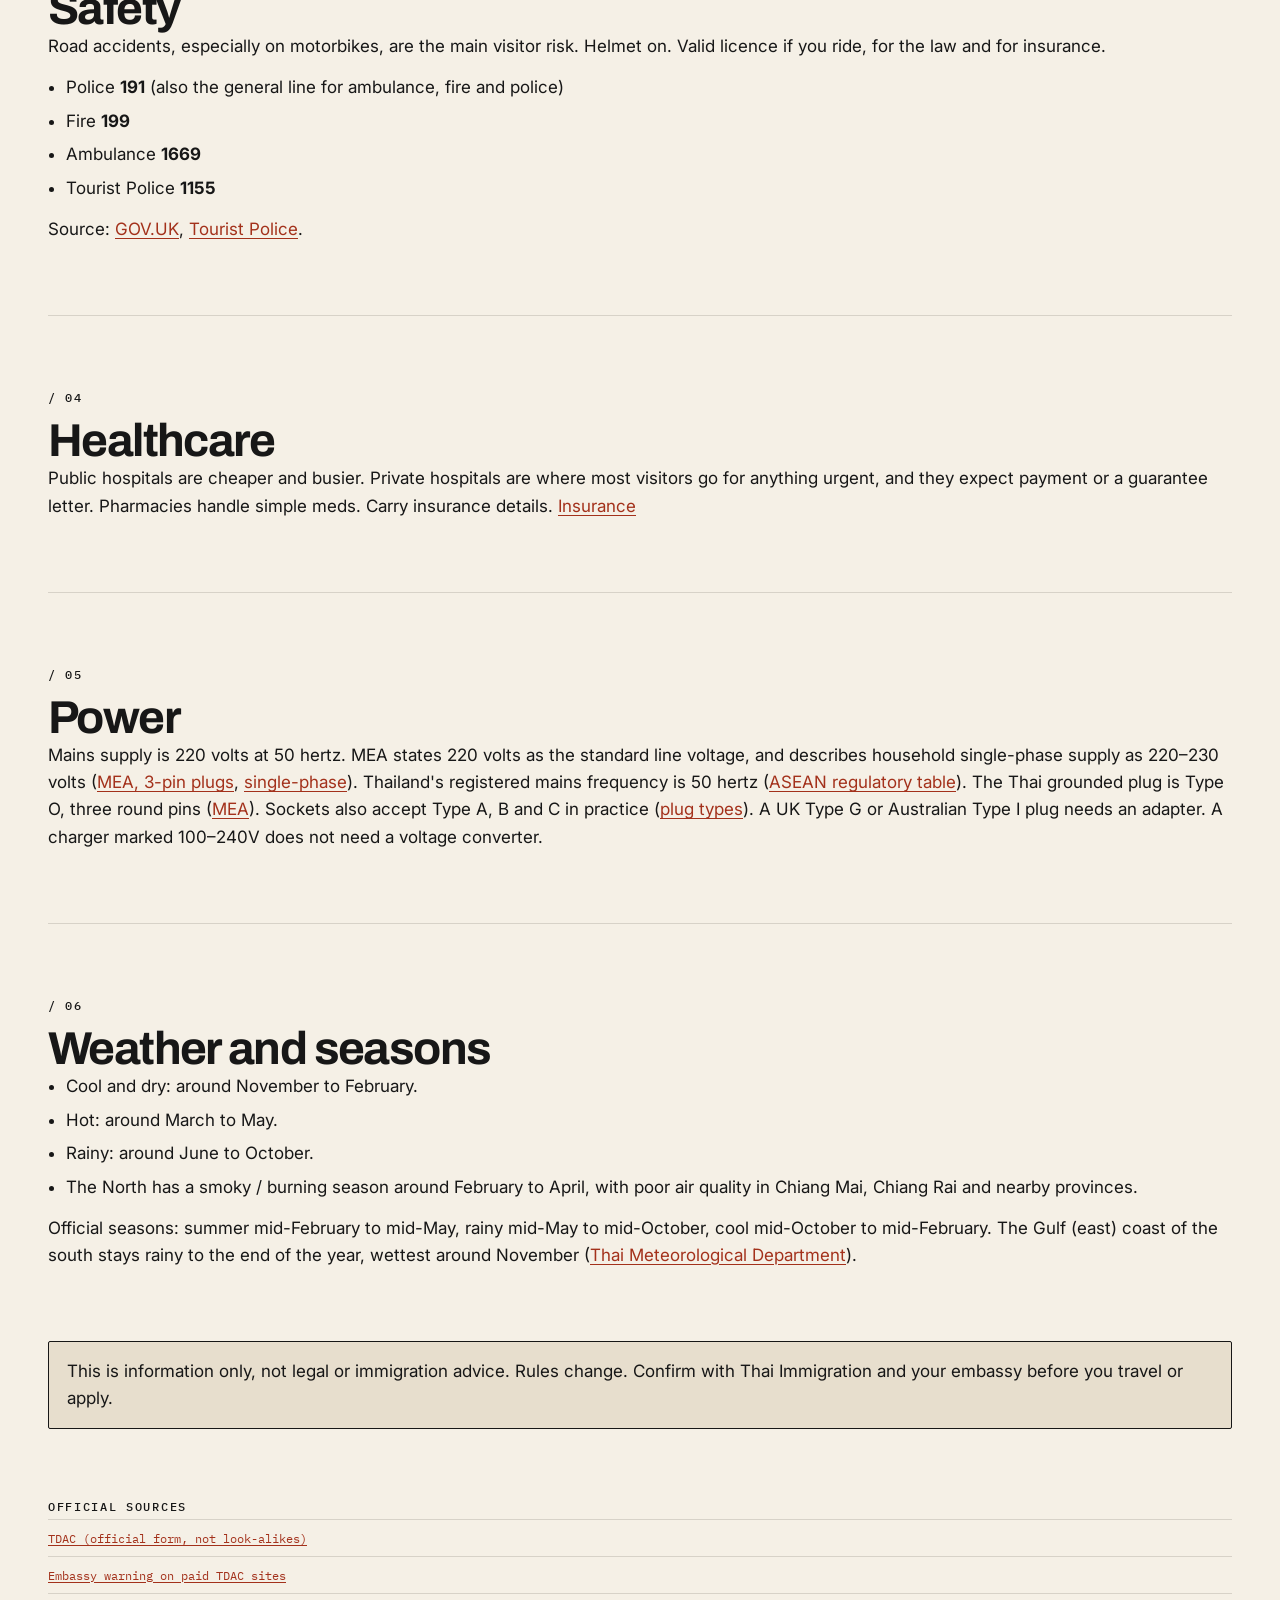
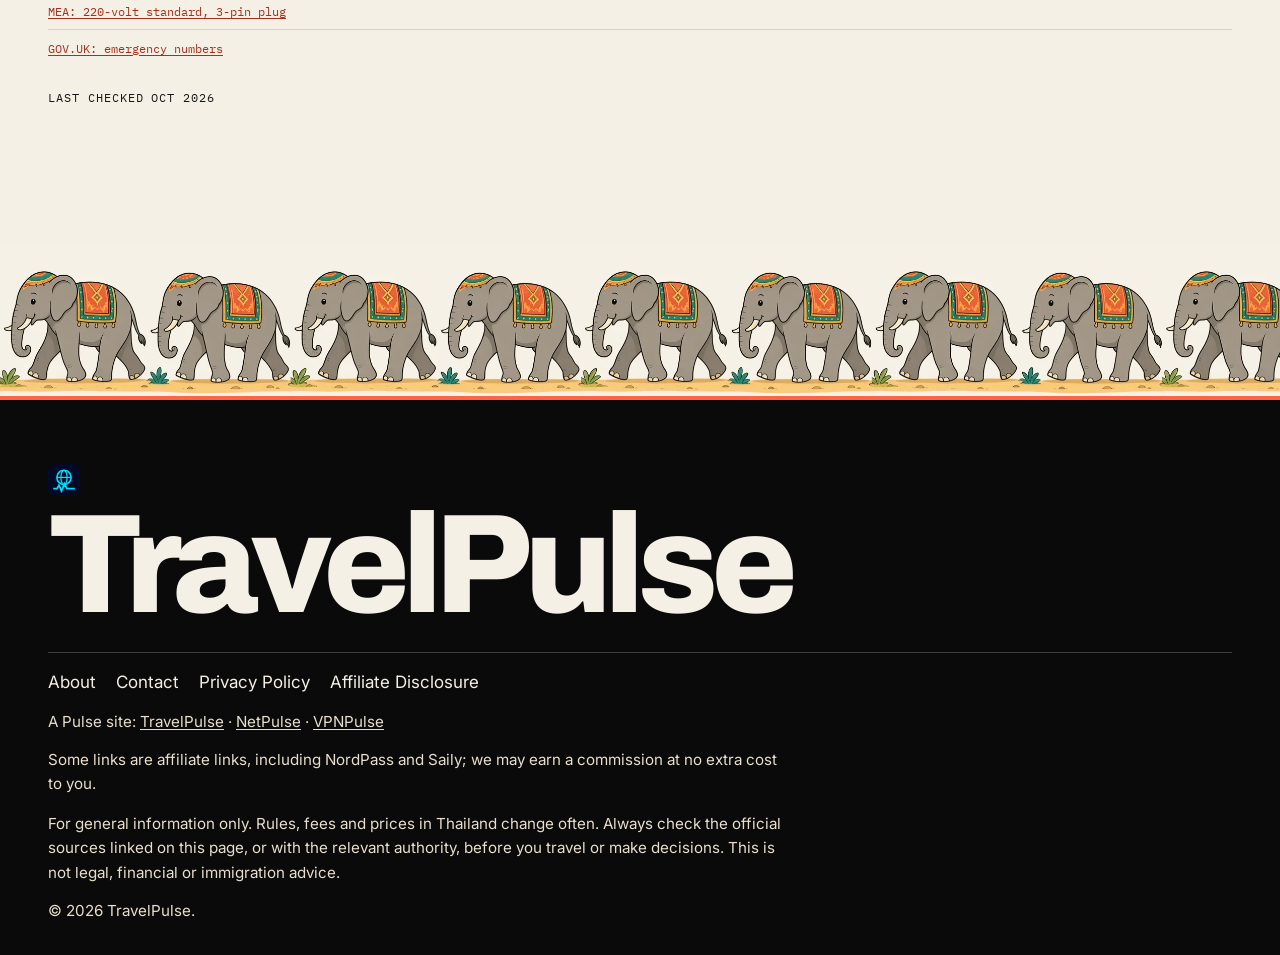
<file: living.html>
<!DOCTYPE html>
<html lang="en">
<head>
  <meta charset="UTF-8">
  <meta name="viewport" content="width=device-width, initial-scale=1.0">
  <meta name="theme-color" content="#F5F0E6">
  <title>Thailand living tips - TravelPulse</title>
  <link rel="icon" type="image/svg+xml" href="img/travelpulse-icon.svg">
  <meta name="description" content="Etiquette, scams, safety numbers, healthcare, seasons and the northern burning-season haze.">
  <link rel="canonical" href="https://travelpulse.site/thailand/living.html">
  <meta property="og:title" content="Thailand living tips - TravelPulse">
  <meta property="og:description" content="Etiquette, scams, safety numbers, healthcare, seasons and the northern burning-season haze.">
  <meta property="og:url" content="https://travelpulse.site/thailand/living.html">
  <meta property="og:type" content="website">
  <meta property="og:site_name" content="TravelPulse">
  <meta name="twitter:card" content="summary">
  <link rel="preconnect" href="https://fonts.googleapis.com">
  <link rel="preconnect" href="https://fonts.gstatic.com" crossorigin>
  <link href="https://fonts.googleapis.com/css2?family=Archivo:wght@600;700;800&family=IBM+Plex+Mono:wght@400;500&family=Inter:wght@400;500;600&family=Noto+Sans+Thai:wght@400;500;700&display=swap" rel="stylesheet">
  <link rel="stylesheet" href="assets/css/style.css">
  <script>document.documentElement.classList.add("js");</script>
  
</head>
<body>
  <a class="skip-link" href="#main">Skip to content</a>
  <header class="site-header">
    <nav class="site-nav" aria-label="Primary">
      <a class="wordmark" href="index.html">TravelPulse <span class="wm-slash">/</span> Thailand</a>
      <details class="nav-details">
        <summary class="nav-toggle">
          <span class="nav-toggle-bars" aria-hidden="true"><span></span><span></span><span></span></span>
          <span class="label-open">Menu</span>
          <span class="label-close">Close</span>
        </summary>
        <div class="nav-panel" id="primary-menu">
          <ul class="nav-links">
            <li><a href="tourists.html">Tourists <span class="num">01</span></a></li>
            <li><a href="nomads.html">Nomads <span class="num">02</span></a></li>
            <li><a href="retirees.html">Retirees <span class="num">03</span></a></li>
            <li><a href="arrival.html">Arrival <span class="num">04</span></a></li>
            <li><a href="visas.html">Visas <span class="num">05</span></a></li>
            <li><a href="money.html">Money <span class="num">06</span></a></li>
            <li><a href="transport.html">Transport <span class="num">07</span></a></li>
            <li class="nav-guides">
              <details class="guides-details">
                <summary>Guides <span class="num">08</span></summary>
                <ul class="nav-sub" id="guides-menu">
                <li><a href="living.html" aria-current="page">Tips <span class="num">09</span></a></li>
                <li><a href="regions.html">Regions <span class="num">10</span></a></li>
                  <li><a href="index.html">Thailand</a></li>
                  <li><a href="https://travelpulse.site/">← TravelPulse</a></li>
                </ul>
              </details>
            </li>
          </ul>
        </div>
      </details>
    </nav>
  </header>

  <main id="main" class="page-wrap" tabindex="-1">
    <div class="container">
      <div class="vpn-wrap">
        <header class="vpn-intro">
          <div class="hero-copy">
            <h1>Living tips</h1>
            <p class="lede">Etiquette, the scams that still work, safety numbers, hospitals, and the seasons, including the northern haze.</p>
          </div>
          <img class="hero-illu" src="img/illustrations/living.webp" alt="Cartoon illustration of a shophouse, a fruit stall, a scooter and a corner shop" width="1280" height="720" decoding="async" fetchpriority="high">
        </header>

        <div class="policy-section">
          <h2>Etiquette</h2>
          <ul>
            <li><strong>Monarchy.</strong> Thailand's lèse-majesté law is real. Keep comments factual and careful, online and off.</li>
            <li><strong>Temples.</strong> Cover shoulders and knees. Shoes off. Speak quietly.</li>
            <li><strong>Wai.</strong> The usual greeting. Return one when it is offered.</li>
            <li><strong>Feet and head.</strong> Feet are low, heads are high. Do not point your feet at a Buddha image or rest them on chairs.</li>
            <li><strong>Anger.</strong> Raising your voice in public makes the situation worse. Step away.</li>
          </ul>
        </div>

        <div class="policy-section">
          <h2>Scams</h2>
          <p>Well-known patterns. This list does not name businesses.</p>
          <ul>
            <li>Fake TDAC sites that charge a fee. Use only <a href="https://tdac.immigration.go.th/arrival-card/#/home" target="_blank" rel="noopener">tdac.immigration.go.th</a>.</li>
            <li>Gem scam: a new friend, a "closed" attraction, a jewellery shop with a special price.</li>
            <li>"Grand Palace closed today" from a tuk-tuk driver who has another plan.</li>
            <li>Tuk-tuk shopping detours. Agree the fare and the destination, or use Grab.</li>
            <li>Jet-ski damage claims after a rental. Photograph the craft before you start.</li>
            <li>Unofficial taxis in the arrivals hall. Use the public queue or the Grab pin.</li>
          </ul>
        </div>

        <div class="policy-section">
          <h2>Safety</h2>
          <p>Road accidents, especially on motorbikes, are the main visitor risk. Helmet on. Valid licence if you ride, for the law and for insurance.</p>
          <ul>
            <li>Police <strong>191</strong> (also the general line for ambulance, fire and police)</li>
            <li>Fire <strong>199</strong></li>
            <li>Ambulance <strong>1669</strong></li>
            <li>Tourist Police <strong>1155</strong></li>
          </ul>
          <p>Source: <a href="https://www.gov.uk/foreign-travel-advice/thailand/getting-help" target="_blank" rel="noopener">GOV.UK</a>, <a href="https://www.touristpolice.go.th/en/main" target="_blank" rel="noopener">Tourist Police</a>.</p>
        </div>

        <div class="policy-section">
          <h2>Healthcare</h2>
          <p>Public hospitals are cheaper and busier. Private hospitals are where most visitors go for anything urgent, and they expect payment or a guarantee letter. Pharmacies handle simple meds. Carry insurance details. <a href="insurance.html">Insurance</a></p>
        </div>

        <div class="policy-section">
          <h2>Power</h2>
          <p>Mains supply is 220 volts at 50 hertz. MEA states 220 volts as the standard line voltage, and describes household single-phase supply as 220–230 volts (<a href="https://www.mea.or.th/electricity/electricity-tariffs/measafety-3pinplug-18april2025" target="_blank" rel="noopener">MEA, 3-pin plugs</a>, <a href="https://www.mea.or.th/electricity/energy-saving-tips/KyoG1huER" target="_blank" rel="noopener">single-phase</a>). Thailand's registered mains frequency is 50 hertz (<a href="https://asean.org/wp-content/uploads/2022/12/Updated-Regulatory-Regime-of-Thailand-July-2022_clean-ver.pdf" target="_blank" rel="noopener">ASEAN regulatory table</a>). The Thai grounded plug is Type O, three round pins (<a href="https://www.mea.or.th/electricity/electricity-tariffs/mea-aroundtheworld" target="_blank" rel="noopener">MEA</a>). Sockets also accept Type A, B and C in practice (<a href="https://www.worldstandards.eu/electricity/plug-voltage-by-country/thailand/" target="_blank" rel="noopener">plug types</a>). A UK Type G or Australian Type I plug needs an adapter. A charger marked 100–240V does not need a voltage converter.</p>
        </div>

        <div class="policy-section">
          <h2>Weather and seasons</h2>
          <ul>
            <li>Cool and dry: around November to February.</li>
            <li>Hot: around March to May.</li>
            <li>Rainy: around June to October.</li>
            <li>The North has a smoky / burning season around February to April, with poor air quality in Chiang Mai, Chiang Rai and nearby provinces.</li>
          </ul>
          <p>Official seasons: summer mid-February to mid-May, rainy mid-May to mid-October, cool mid-October to mid-February. The Gulf (east) coast of the south stays rainy to the end of the year, wettest around November (<a href="https://tmd.go.th/" target="_blank" rel="noopener">Thai Meteorological Department</a>).</p>
          
        </div>
                <aside class="disclaimer-box" role="note">
          <p>This is information only, not legal or immigration advice. Rules change. Confirm with Thai Immigration and your embassy before you travel or apply.</p>
        </aside>
                <section class="sources" aria-labelledby="sources-title">
          <h2 id="sources-title">Official sources</h2>
          <ul>
            <li><a href="https://tdac.immigration.go.th/arrival-card/#/home" target="_blank" rel="noopener">TDAC (official form, not look-alikes)</a></li>
            <li><a href="https://abuja.thaiembassy.org/en/content/thailand-digital-arrival-card-tdac?cate=6a4e69243607ae35eb798bb3" target="_blank" rel="noopener">Embassy warning on paid TDAC sites</a></li>
            <li><a href="https://www.mea.or.th/electricity/electricity-tariffs/measafety-3pinplug-18april2025" target="_blank" rel="noopener">MEA: 220-volt standard, 3-pin plug</a></li>
            <li><a href="https://www.gov.uk/foreign-travel-advice/thailand/getting-help" target="_blank" rel="noopener">GOV.UK: emergency numbers</a></li>
          </ul>
          <p class="last-checked">Last checked Oct 2026</p>
          </section>
      </div>
    </div>
  </main>
  <div class="elephant-strip" aria-hidden="true"></div>
  <footer class="site-footer">
    <div class="container">
      <a href="index.html" class="logo"><img class="logo-icon" src="img/travelpulse-icon.svg" alt="" width="28" height="28">TravelPulse</a>
      <ul class="footer-links">
        <li><a href="https://travelpulse.site/about.html">About</a></li>
        <li><a href="https://travelpulse.site/contact.html">Contact</a></li>
        <li><a href="https://travelpulse.site/privacy.html">Privacy Policy</a></li>
        <li><a href="https://travelpulse.site/affiliate-disclosure.html">Affiliate Disclosure</a></li>
      </ul>
      <p class="footer-copy">A Pulse site: <a href="https://travelpulse.site/">TravelPulse</a> · <a href="https://netpulse.site" target="_blank" rel="noopener">NetPulse</a> · <a href="https://vpnpulse.site" target="_blank" rel="noopener">VPNPulse</a></p>
      <p class="footer-copy">Some links are affiliate links, including NordPass and Saily; we may earn a commission at no extra cost to you.</p>
      <p class="footer-disclaimer">For general information only. Rules, fees and prices in Thailand change often. Always check the official sources linked on this page, or with the relevant authority, before you travel or make decisions. This is not legal, financial or immigration advice.</p>
      <p class="footer-copy">&copy; 2026 TravelPulse.</p>
    </div>
  </footer>
  <script src="thailand.js"></script>
</body>
</html>
</file>
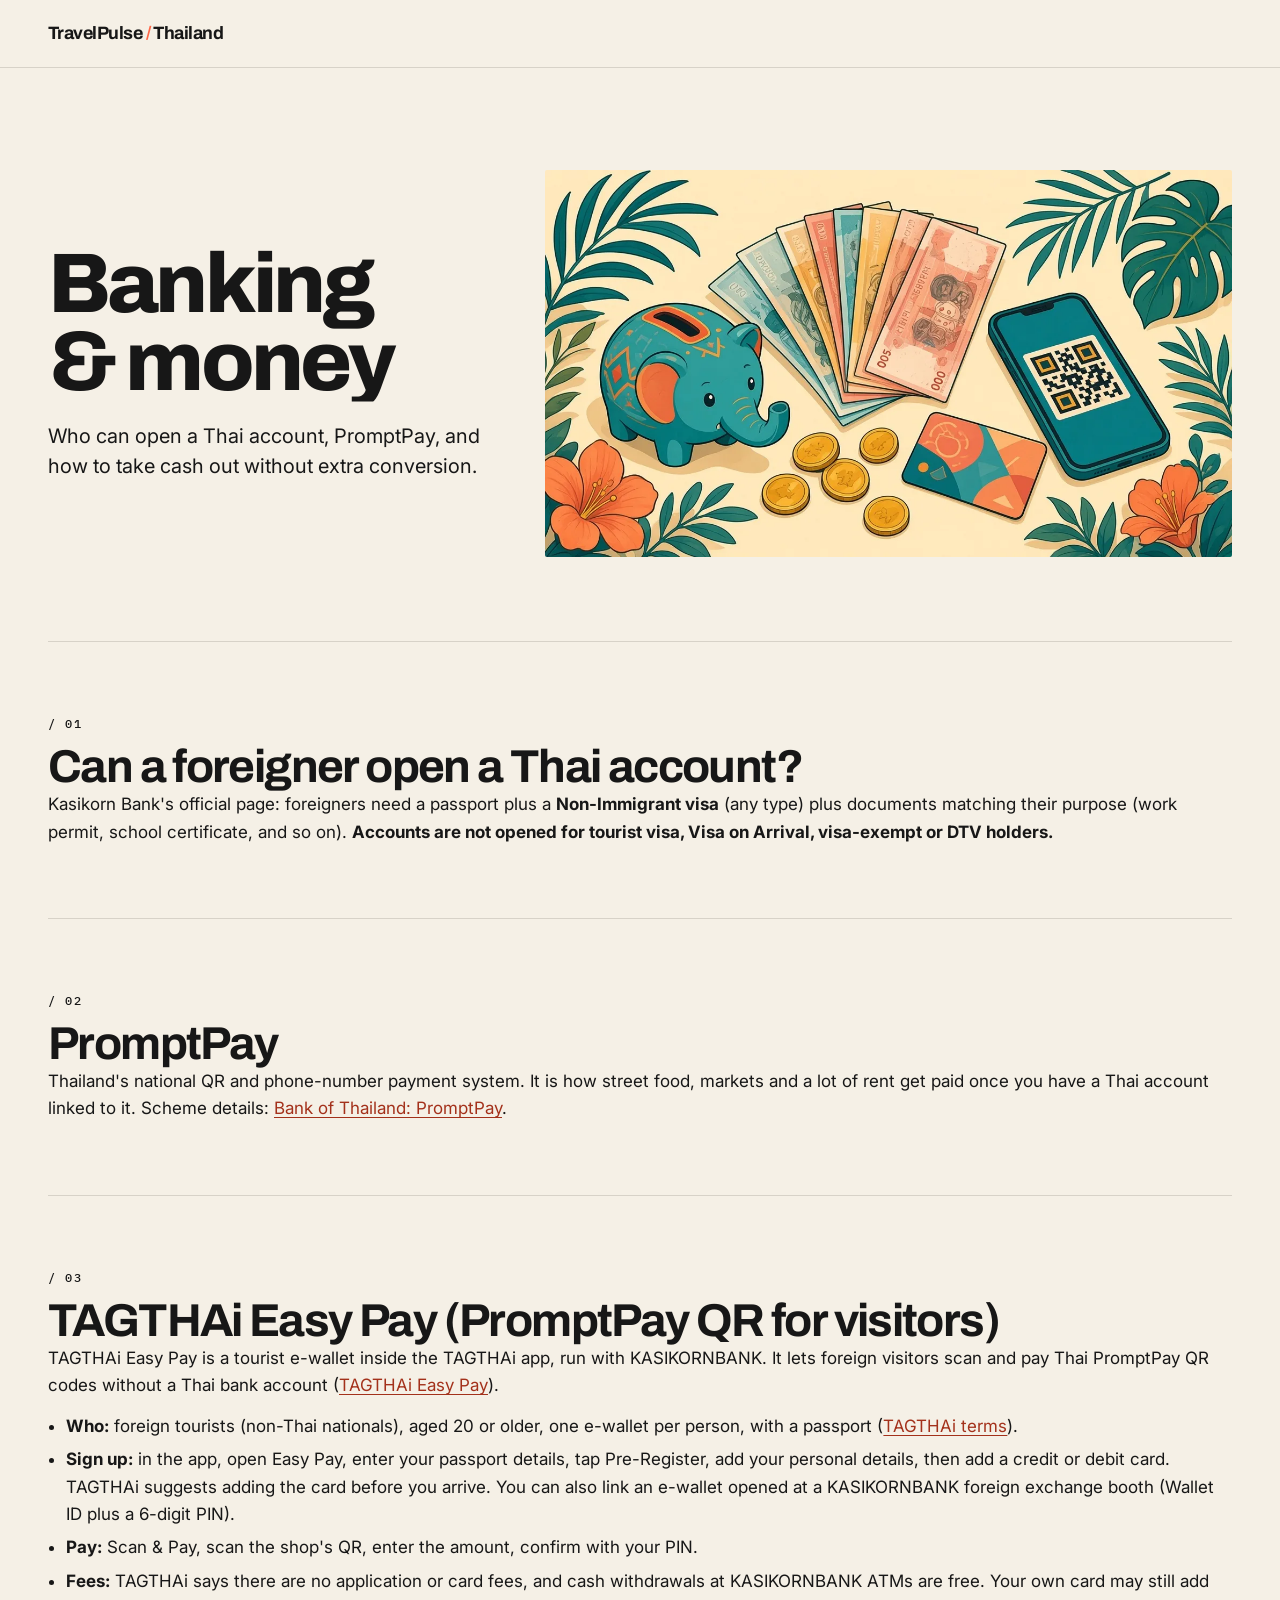
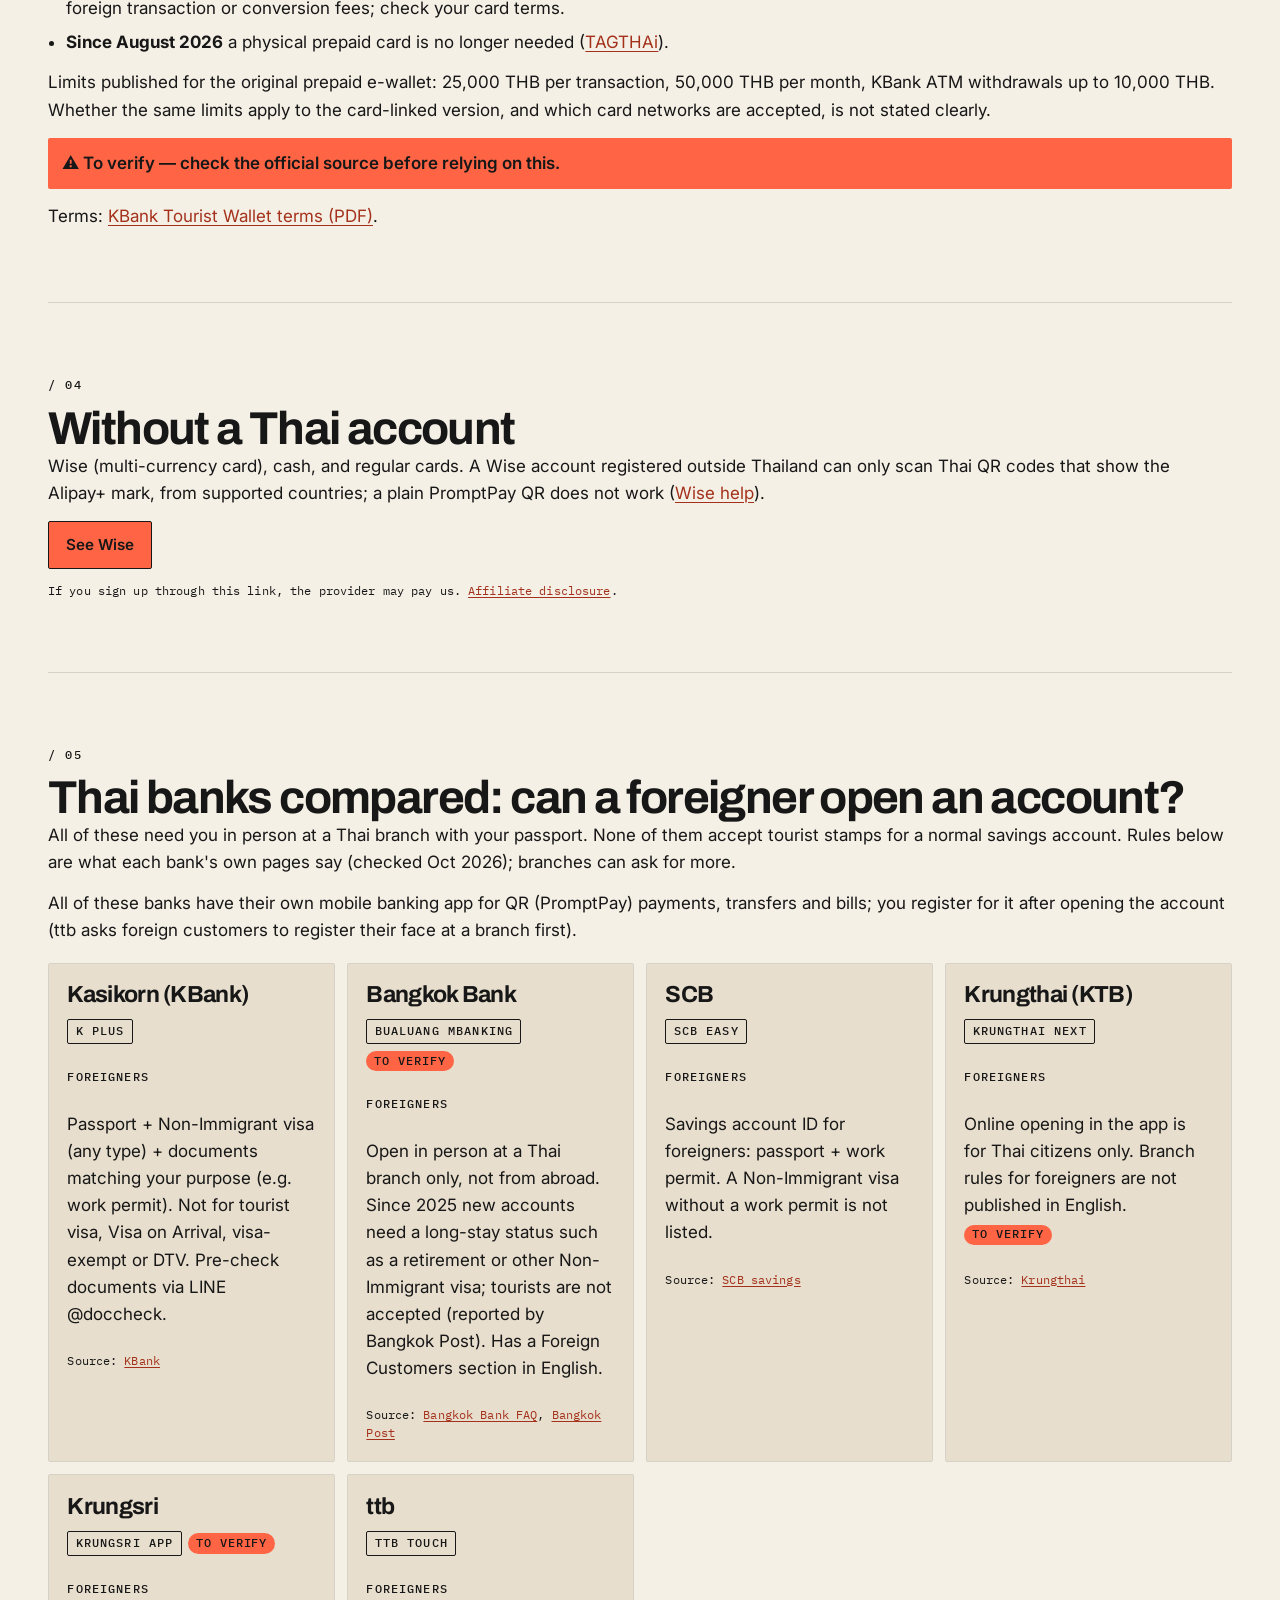
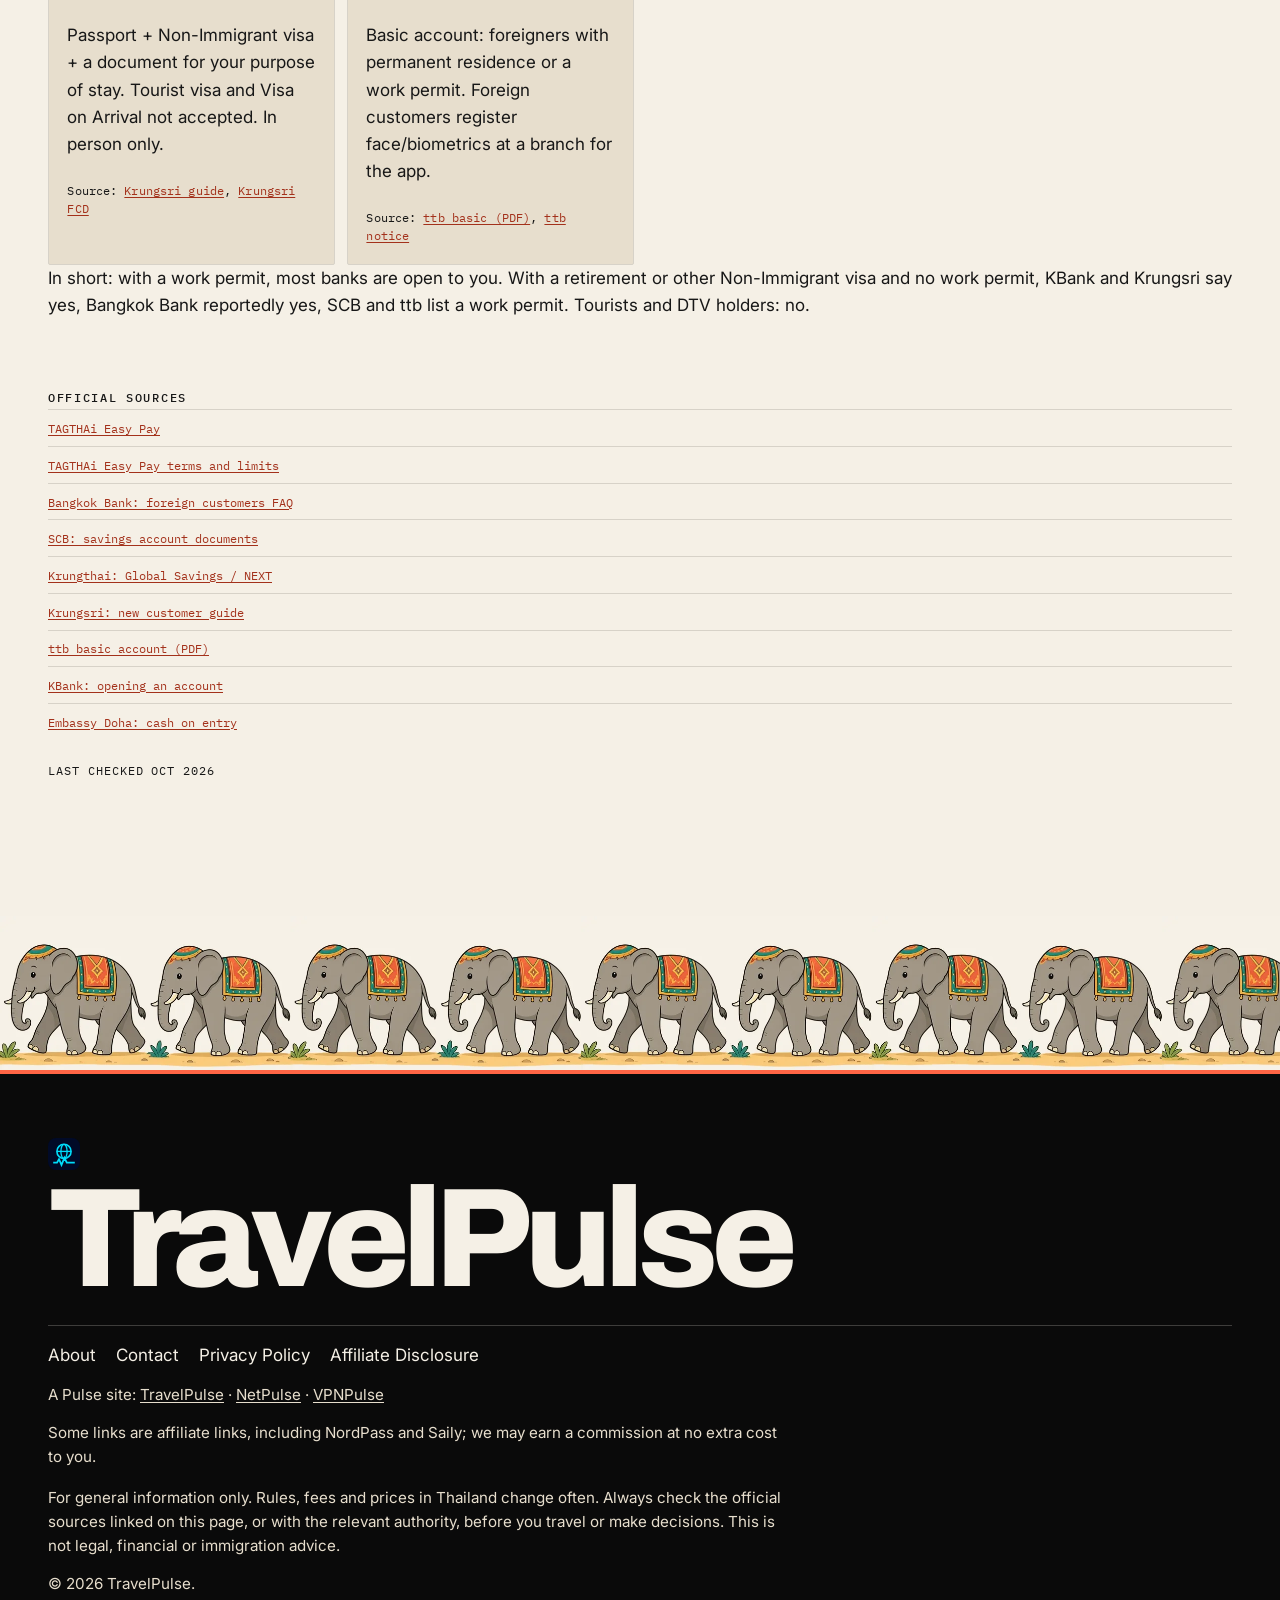
<file: money.html>
<!DOCTYPE html>
<html lang="en">
<head>
  <meta charset="UTF-8">
  <meta name="viewport" content="width=device-width, initial-scale=1.0">
  <meta name="theme-color" content="#F5F0E6">
  <title>Banking and money in Thailand - TravelPulse</title>
  <link rel="icon" type="image/svg+xml" href="img/travelpulse-icon.svg">
  <meta name="description" content="Which Thai banks open accounts for foreigners, TAGTHAi Easy Pay for PromptPay QR, Wise, ATMs and DCC.">
  <link rel="canonical" href="https://travelpulse.site/thailand/money.html">
  <meta property="og:title" content="Banking and money in Thailand - TravelPulse">
  <meta property="og:description" content="Which Thai banks open accounts for foreigners, TAGTHAi Easy Pay for PromptPay QR, Wise, ATMs and DCC.">
  <meta property="og:url" content="https://travelpulse.site/thailand/money.html">
  <meta property="og:type" content="website">
  <meta property="og:site_name" content="TravelPulse">
  <meta name="twitter:card" content="summary">
  <link rel="preconnect" href="https://fonts.googleapis.com">
  <link rel="preconnect" href="https://fonts.gstatic.com" crossorigin>
  <link href="https://fonts.googleapis.com/css2?family=Archivo:wght@600;700;800&family=IBM+Plex+Mono:wght@400;500&family=Inter:wght@400;500;600&family=Noto+Sans+Thai:wght@400;500;700&display=swap" rel="stylesheet">
  <link rel="stylesheet" href="assets/css/style.css">
  <script>document.documentElement.classList.add("js");</script>
  <script type="application/ld+json">
{
  "@context": "https://schema.org",
  "@type": "FAQPage",
  "mainEntity": [
    {
      "@type": "Question",
      "name": "Can a tourist open a Thai bank account?",
      "acceptedAnswer": {
        "@type": "Answer",
        "text": "Kasikorn Bank says accounts are not opened for tourist visa, Visa on Arrival, visa-exempt or DTV holders. You need a passport plus a Non-Immigrant visa and documents that match your purpose. Ask the branch; practice can vary."
      }
    },
    {
      "@type": "Question",
      "name": "What is PromptPay?",
      "acceptedAnswer": {
        "@type": "Answer",
        "text": "Thailand's national QR and phone-number payment system. Street food, markets and a lot of rent are paid this way once you have a Thai account tied to it."
      }
    }
  ]
}
  </script>
</head>
<body>
  <a class="skip-link" href="#main">Skip to content</a>
  <header class="site-header">
    <nav class="site-nav" aria-label="Primary">
      <a class="wordmark" href="index.html">TravelPulse <span class="wm-slash">/</span> Thailand</a>
      <details class="nav-details">
        <summary class="nav-toggle">
          <span class="nav-toggle-bars" aria-hidden="true"><span></span><span></span><span></span></span>
          <span class="label-open">Menu</span>
          <span class="label-close">Close</span>
        </summary>
        <div class="nav-panel" id="primary-menu">
          <ul class="nav-links">
            <li><a href="tourists.html">Tourists <span class="num">01</span></a></li>
            <li><a href="nomads.html">Nomads <span class="num">02</span></a></li>
            <li><a href="retirees.html">Retirees <span class="num">03</span></a></li>
            <li><a href="arrival.html">Arrival <span class="num">04</span></a></li>
            <li><a href="visas.html">Visas <span class="num">05</span></a></li>
            <li><a href="money.html" aria-current="page">Money <span class="num">06</span></a></li>
            <li><a href="transport.html">Transport <span class="num">07</span></a></li>
            <li class="nav-guides">
              <details class="guides-details">
                <summary>Guides <span class="num">08</span></summary>
                <ul class="nav-sub" id="guides-menu">
                <li><a href="living.html">Tips <span class="num">09</span></a></li>
                <li><a href="regions.html">Regions <span class="num">10</span></a></li>
                  <li><a href="index.html">Thailand</a></li>
                  <li><a href="https://travelpulse.site/">← TravelPulse</a></li>
                </ul>
              </details>
            </li>
          </ul>
        </div>
      </details>
    </nav>
  </header>

  <main id="main" class="page-wrap" tabindex="-1">
    <div class="container">
      <div class="vpn-wrap">
        <header class="vpn-intro">
          <div class="hero-copy">
            <h1>Banking &amp; money</h1>
            <p class="lede">Who can open a Thai account, PromptPay, and how to take cash out without extra conversion.</p>
          </div>
          <img class="hero-illu" src="img/illustrations/money.webp" alt="Cartoon illustration of an elephant bank, banknotes, coins, a card and a phone showing a QR code" width="1280" height="720" decoding="async" fetchpriority="high">
        </header>

        <div class="policy-section">
          <h2>Can a foreigner open a Thai account?</h2>
          <p>Kasikorn Bank's official page: foreigners need a passport plus a <strong>Non-Immigrant visa</strong> (any type) plus documents matching their purpose (work permit, school certificate, and so on). <strong>Accounts are not opened for tourist visa, Visa on Arrival, visa-exempt or DTV holders.</strong></p>
        </div>

        <div class="policy-section">
          <h2>PromptPay</h2>
          <p>Thailand's national QR and phone-number payment system. It is how street food, markets and a lot of rent get paid once you have a Thai account linked to it. Scheme details: <a href="https://www.bot.or.th/en/financial-innovation/digital-finance/digital-payment/promptpay.html" target="_blank" rel="noopener">Bank of Thailand: PromptPay</a>.</p>
          
        </div>

        <div class="policy-section" id="tagthai-easy-pay">
          <h2>TAGTHAi Easy Pay (PromptPay QR for visitors)</h2>
          <p>TAGTHAi Easy Pay is a tourist e-wallet inside the TAGTHAi app, run with KASIKORNBANK. It lets foreign visitors scan and pay Thai PromptPay QR codes without a Thai bank account (<a href="https://www.tagthai.com/easy-pay" target="_blank" rel="noopener">TAGTHAi Easy Pay</a>).</p>
          <ul>
            <li><strong>Who:</strong> foreign tourists (non-Thai nationals), aged 20 or older, one e-wallet per person, with a passport (<a href="https://www.tagthai.com/explore/p/payment-for-foreign-tourist-in-thailand" target="_blank" rel="noopener">TAGTHAi terms</a>).</li>
            <li><strong>Sign up:</strong> in the app, open Easy Pay, enter your passport details, tap Pre-Register, add your personal details, then add a credit or debit card. TAGTHAi suggests adding the card before you arrive. You can also link an e-wallet opened at a KASIKORNBANK foreign exchange booth (Wallet ID plus a 6-digit PIN).</li>
            <li><strong>Pay:</strong> Scan &amp; Pay, scan the shop's QR, enter the amount, confirm with your PIN.</li>
            <li><strong>Fees:</strong> TAGTHAi says there are no application or card fees, and cash withdrawals at KASIKORNBANK ATMs are free. Your own card may still add foreign transaction or conversion fees; check your card terms.</li>
            <li><strong>Since August 2026</strong> a physical prepaid card is no longer needed (<a href="https://www.tagthai.com/explore/p/payment-for-foreign-tourist-in-thailand" target="_blank" rel="noopener">TAGTHAi</a>).</li>
          </ul>
          <p>Limits published for the original prepaid e-wallet: 25,000 THB per transaction, 50,000 THB per month, KBank ATM withdrawals up to 10,000 THB. Whether the same limits apply to the card-linked version, and which card networks are accepted, is not stated clearly.</p>
          <p class="verify-note">⚠ To verify — check the official source before relying on this.</p>
          <p>Terms: <a href="https://www.kasikornbank.com/SiteCollectionDocuments/personal/digital-banking/tagthai-easy-pay/pdf/tagthaieasypay_T&C.pdf" target="_blank" rel="noopener">KBank Tourist Wallet terms (PDF)</a>.</p>
        </div>

        <div class="policy-section">
          <h2>Without a Thai account</h2>
          <p>Wise (multi-currency card), cash, and regular cards. A Wise account registered outside Thailand can only scan Thai QR codes that show the Alipay+ mark, from supported countries; a plain PromptPay QR does not work (<a href="https://wise.com/help/articles/7cYlC8lKqbgjNNmlXyYtFL/how-can-i-pay-with-a-qr-code" target="_blank" rel="noopener">Wise help</a>).</p>
          
          <p>
            <a class="btn btn-primary" href="https://wise.com" target="_blank" rel="nofollow sponsored noopener" data-affiliate="TODO">See Wise</a>
          </p>
          <p class="tool-caption">If you sign up through this link, the provider may pay us. <a href="https://travelpulse.site/affiliate-disclosure.html">Affiliate disclosure</a>.</p>
        </div>

        <div class="policy-section" id="thai-banks">
          <h2>Thai banks compared: can a foreigner open an account?</h2>
          <p>All of these need you in person at a Thai branch with your passport. None of them accept tourist stamps for a normal savings account. Rules below are what each bank's own pages say (checked Oct 2026); branches can ask for more.</p>
          <p>All of these banks have their own mobile banking app for QR (PromptPay) payments, transfers and bills; you register for it after opening the account (ttb asks foreign customers to register their face at a branch first).</p>
          <div class="bank-grid">
            <article class="bank-card">
              <h3 class="bank-name">Kasikorn (KBank)</h3>
              <p class="bank-app"><span class="bank-pill">K PLUS</span></p>
              <p class="bank-label">Foreigners</p>
              <p class="bank-text">Passport + Non-Immigrant visa (any type) + documents matching your purpose (e.g. work permit). Not for tourist visa, Visa on Arrival, visa-exempt or DTV. Pre-check documents via LINE @doccheck.</p>
              <p class="bank-src">Source: <a href="https://www.kasikornbank.com/en/personal/account/pages/savings.aspx" target="_blank" rel="noopener">KBank</a></p>
            </article>
            <article class="bank-card">
              <h3 class="bank-name">Bangkok Bank</h3>
              <p class="bank-app"><span class="bank-pill">Bualuang mBanking</span><span class="verify-badge">to verify</span></p>
              <p class="bank-label">Foreigners</p>
              <p class="bank-text">Open in person at a Thai branch only, not from abroad. Since 2025 new accounts need a long-stay status such as a retirement or other Non-Immigrant visa; tourists are not accepted (reported by Bangkok Post). Has a Foreign Customers section in English.</p>
              <p class="bank-src">Source: <a href="https://www.bangkokbank.com/en/Personal/Other-Services/Foreign-Customers/Faqs" target="_blank" rel="noopener">Bangkok Bank FAQ</a>, <a href="https://www.bangkokpost.com/business/general/3036585/bangkok-bank-tightens-account-rules-for-some-foreigners" target="_blank" rel="noopener">Bangkok Post</a></p>
            </article>
            <article class="bank-card">
              <h3 class="bank-name">SCB</h3>
              <p class="bank-app"><span class="bank-pill">SCB EASY</span></p>
              <p class="bank-label">Foreigners</p>
              <p class="bank-text">Savings account ID for foreigners: passport + work permit. A Non-Immigrant visa without a work permit is not listed.</p>
              <p class="bank-src">Source: <a href="https://www.scb.co.th/en/personal-banking/deposits/savings-account/savings-account" target="_blank" rel="noopener">SCB savings</a></p>
            </article>
            <article class="bank-card">
              <h3 class="bank-name">Krungthai (KTB)</h3>
              <p class="bank-app"><span class="bank-pill">Krungthai NEXT</span></p>
              <p class="bank-label">Foreigners</p>
              <p class="bank-text">Online opening in the app is for Thai citizens only. Branch rules for foreigners are not published in English. <span class="verify-badge">to verify</span></p>
              <p class="bank-src">Source: <a href="https://krungthai.com/en/personal/deposits/211/673" target="_blank" rel="noopener">Krungthai</a></p>
            </article>
            <article class="bank-card">
              <h3 class="bank-name">Krungsri</h3>
              <p class="bank-app"><span class="bank-pill">Krungsri app</span><span class="verify-badge">to verify</span></p>
              <p class="bank-label">Foreigners</p>
              <p class="bank-text">Passport + Non-Immigrant visa + a document for your purpose of stay. Tourist visa and Visa on Arrival not accepted. In person only.</p>
              <p class="bank-src">Source: <a href="https://www.krungsri.com/jp/japan/article/new-customer-guide" target="_blank" rel="noopener">Krungsri guide</a>, <a href="https://www.krungsri.com/en/personal/deposit/foreign-currency" target="_blank" rel="noopener">Krungsri FCD</a></p>
            </article>
            <article class="bank-card">
              <h3 class="bank-name">ttb</h3>
              <p class="bank-app"><span class="bank-pill">ttb touch</span></p>
              <p class="bank-label">Foreigners</p>
              <p class="bank-text">Basic account: foreigners with permanent residence or a work permit. Foreign customers register face/biometrics at a branch for the app.</p>
              <p class="bank-src">Source: <a href="https://media.ttbbank.com/1/document/deposit/sa_ss_basic-en.pdf" target="_blank" rel="noopener">ttb basic (PDF)</a>, <a href="https://www.ttbbank.com/th/newsroom/detail/fc-foreigner-202507" target="_blank" rel="noopener">ttb notice</a></p>
            </article>
          </div>
          <p>In short: with a work permit, most banks are open to you. With a retirement or other Non-Immigrant visa and no work permit, KBank and Krungsri say yes, Bangkok Bank reportedly yes, SCB and ttb list a work permit. Tourists and DTV holders: no.</p>
        </div>

                <section class="sources" aria-labelledby="sources-title">
          <h2 id="sources-title">Official sources</h2>
          <ul>
            <li><a href="https://www.tagthai.com/easy-pay" target="_blank" rel="noopener">TAGTHAi Easy Pay</a></li>
            <li><a href="https://www.tagthai.com/explore/p/payment-for-foreign-tourist-in-thailand" target="_blank" rel="noopener">TAGTHAi Easy Pay terms and limits</a></li>
            <li><a href="https://www.bangkokbank.com/en/Personal/Other-Services/Foreign-Customers/Faqs" target="_blank" rel="noopener">Bangkok Bank: foreign customers FAQ</a></li>
            <li><a href="https://www.scb.co.th/en/personal-banking/deposits/savings-account/savings-account" target="_blank" rel="noopener">SCB: savings account documents</a></li>
            <li><a href="https://krungthai.com/en/personal/deposits/211/673" target="_blank" rel="noopener">Krungthai: Global Savings / NEXT</a></li>
            <li><a href="https://www.krungsri.com/jp/japan/article/new-customer-guide" target="_blank" rel="noopener">Krungsri: new customer guide</a></li>
            <li><a href="https://media.ttbbank.com/1/document/deposit/sa_ss_basic-en.pdf" target="_blank" rel="noopener">ttb basic account (PDF)</a></li>
            <li><a href="https://www.kasikornbank.com/en/personal/account/pages/savings.aspx" target="_blank" rel="noopener">KBank: opening an account</a></li>
            <li><a href="https://doha.thaiembassy.org/en/publicservice/tourist-visa-exemption-visa-on-arrival?menu=" target="_blank" rel="noopener">Embassy Doha: cash on entry</a></li>
          </ul>
          <p class="last-checked">Last checked Oct 2026</p>
          </section>
      </div>
    </div>
  </main>
  <div class="elephant-strip" aria-hidden="true"></div>
  <footer class="site-footer">
    <div class="container">
      <a href="index.html" class="logo"><img class="logo-icon" src="img/travelpulse-icon.svg" alt="" width="28" height="28">TravelPulse</a>
      <ul class="footer-links">
        <li><a href="https://travelpulse.site/about.html">About</a></li>
        <li><a href="https://travelpulse.site/contact.html">Contact</a></li>
        <li><a href="https://travelpulse.site/privacy.html">Privacy Policy</a></li>
        <li><a href="https://travelpulse.site/affiliate-disclosure.html">Affiliate Disclosure</a></li>
      </ul>
      <p class="footer-copy">A Pulse site: <a href="https://travelpulse.site/">TravelPulse</a> · <a href="https://netpulse.site" target="_blank" rel="noopener">NetPulse</a> · <a href="https://vpnpulse.site" target="_blank" rel="noopener">VPNPulse</a></p>
      <p class="footer-copy">Some links are affiliate links, including NordPass and Saily; we may earn a commission at no extra cost to you.</p>
      <p class="footer-disclaimer">For general information only. Rules, fees and prices in Thailand change often. Always check the official sources linked on this page, or with the relevant authority, before you travel or make decisions. This is not legal, financial or immigration advice.</p>
      <p class="footer-copy">&copy; 2026 TravelPulse.</p>
    </div>
  </footer>
  <script src="thailand.js"></script>
</body>
</html>
</file>
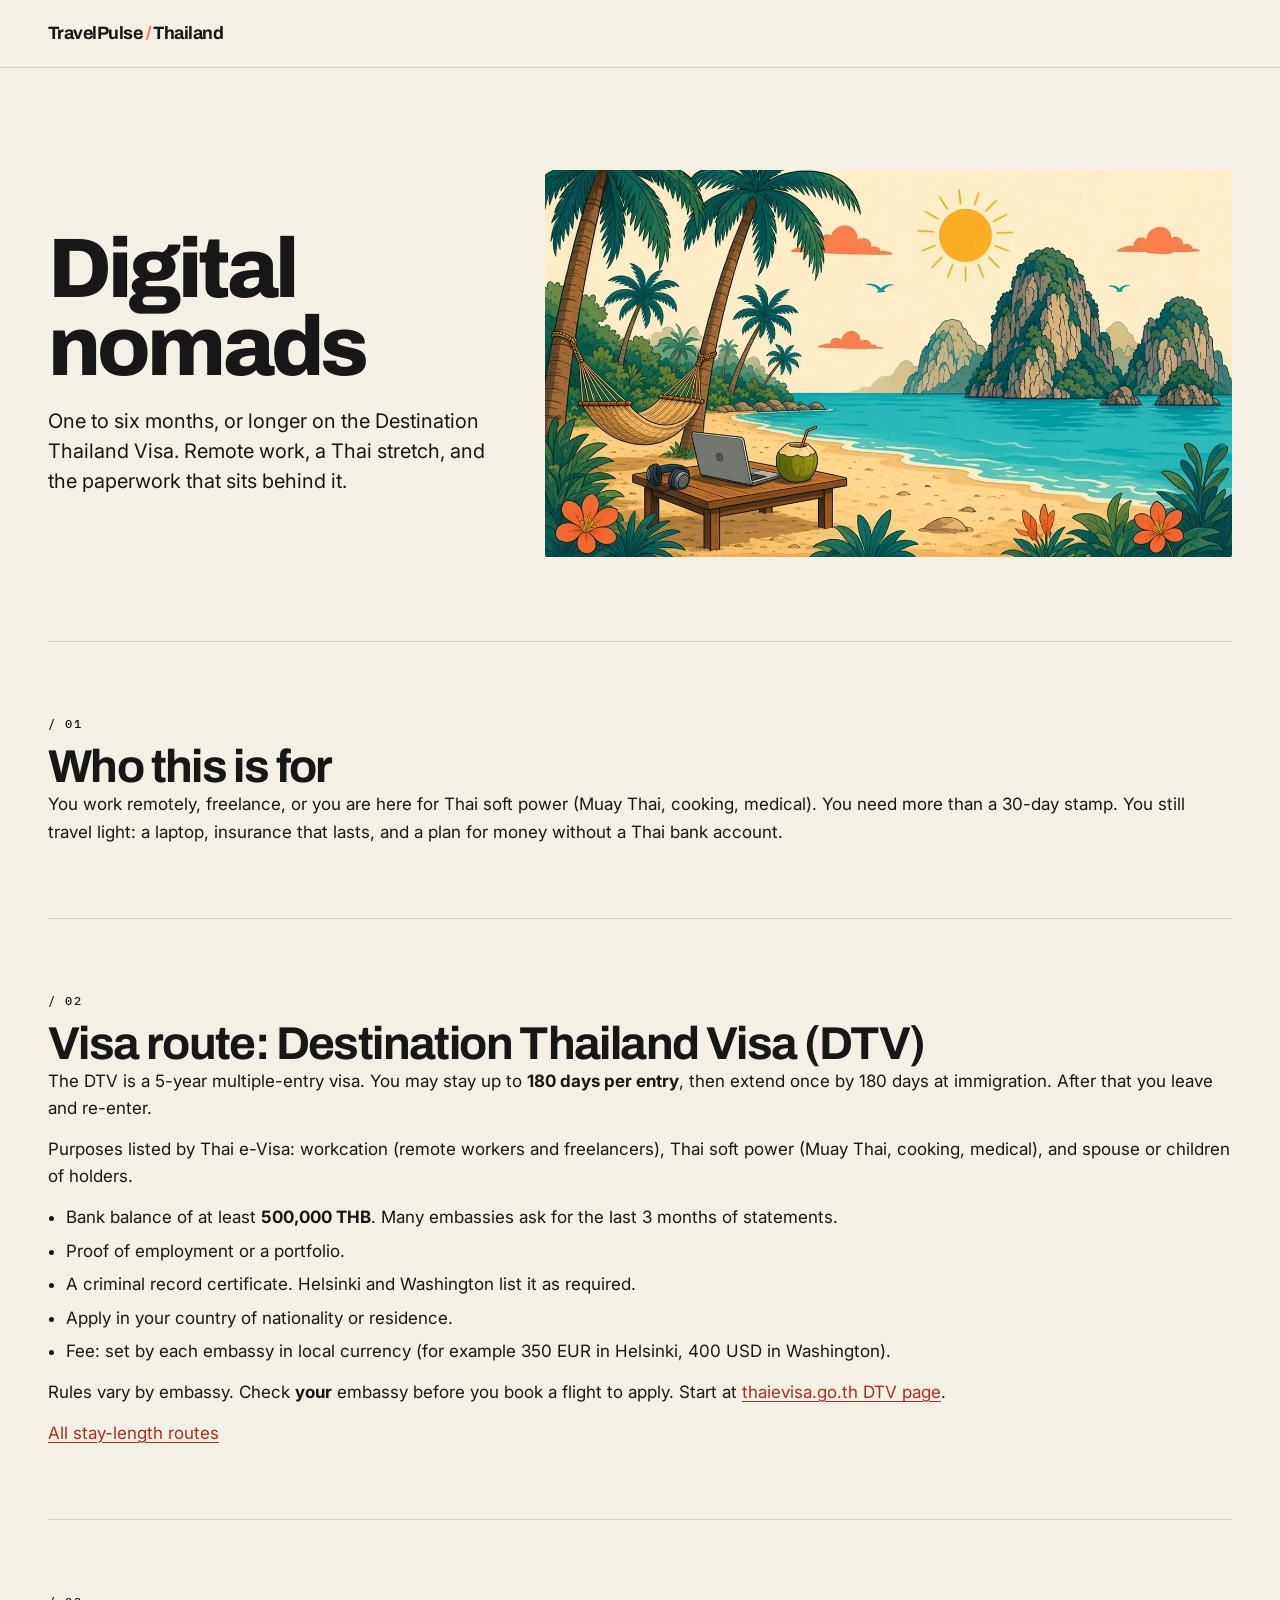
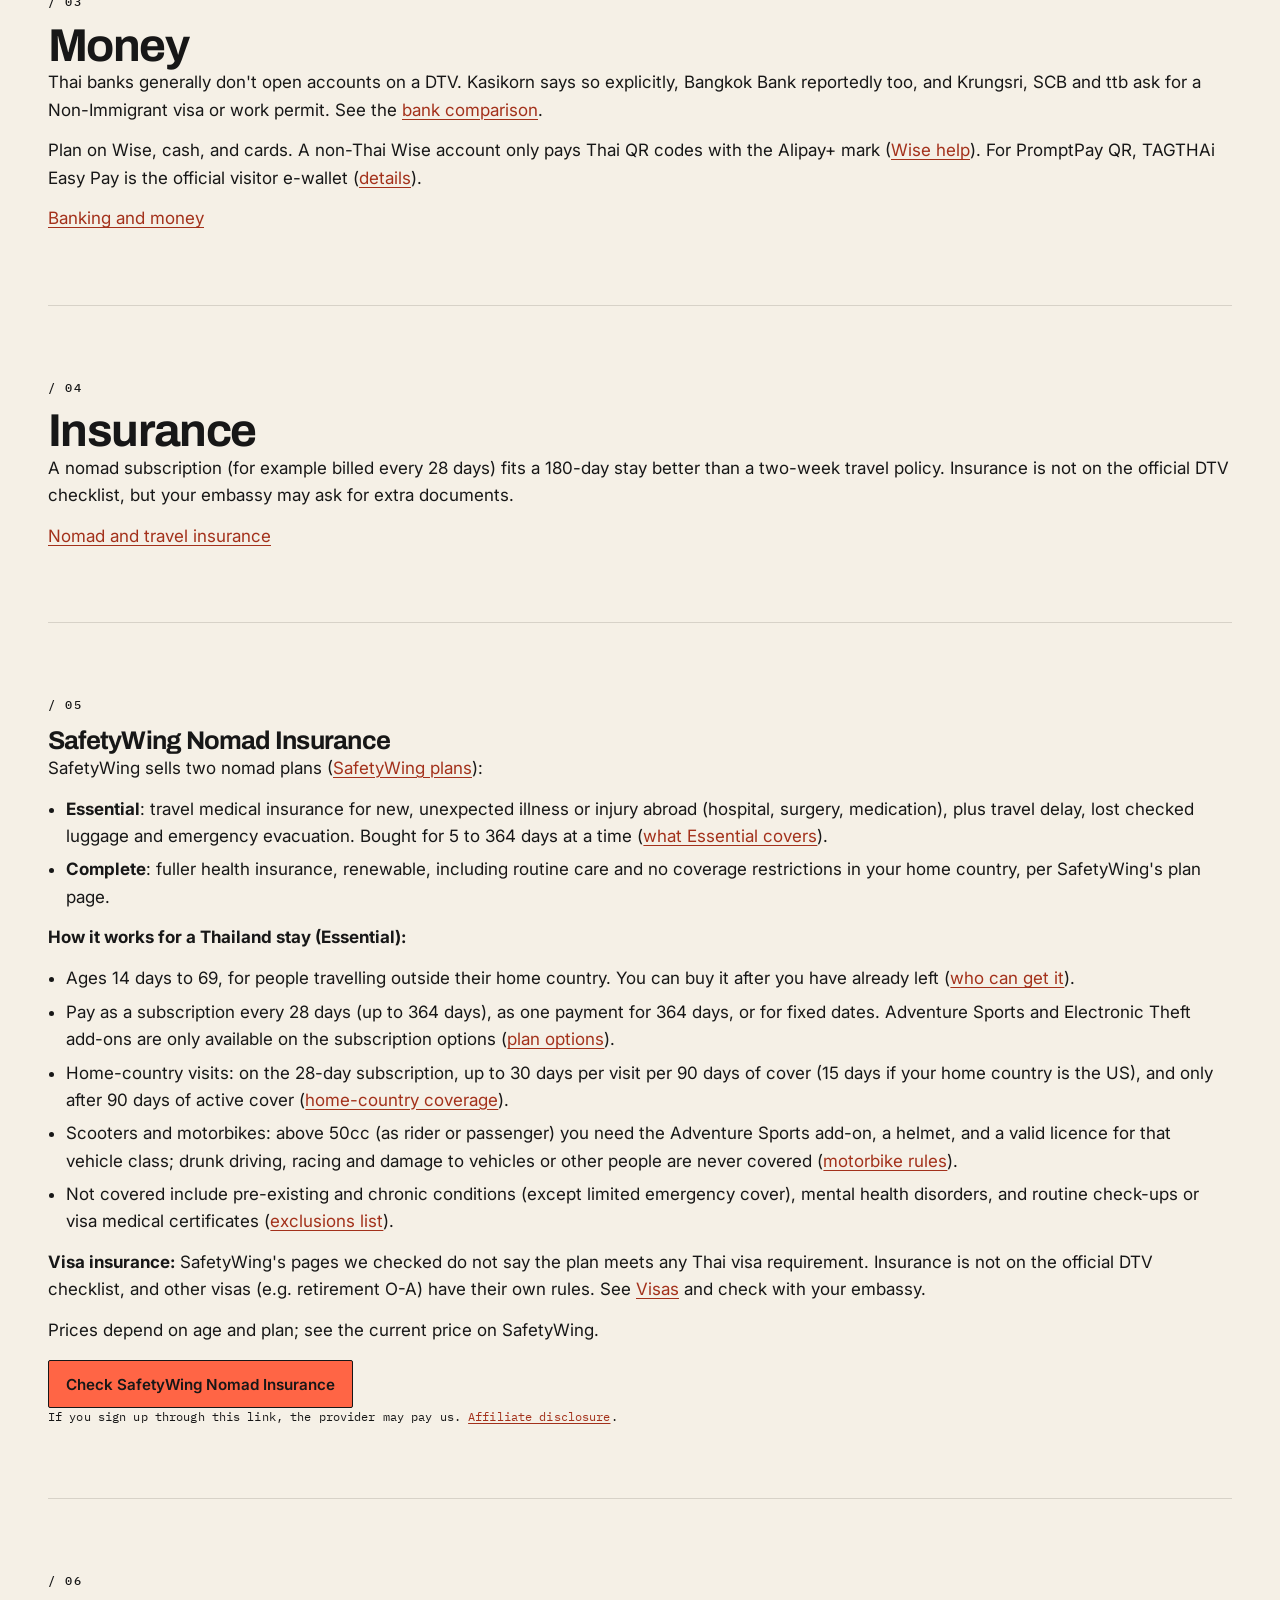
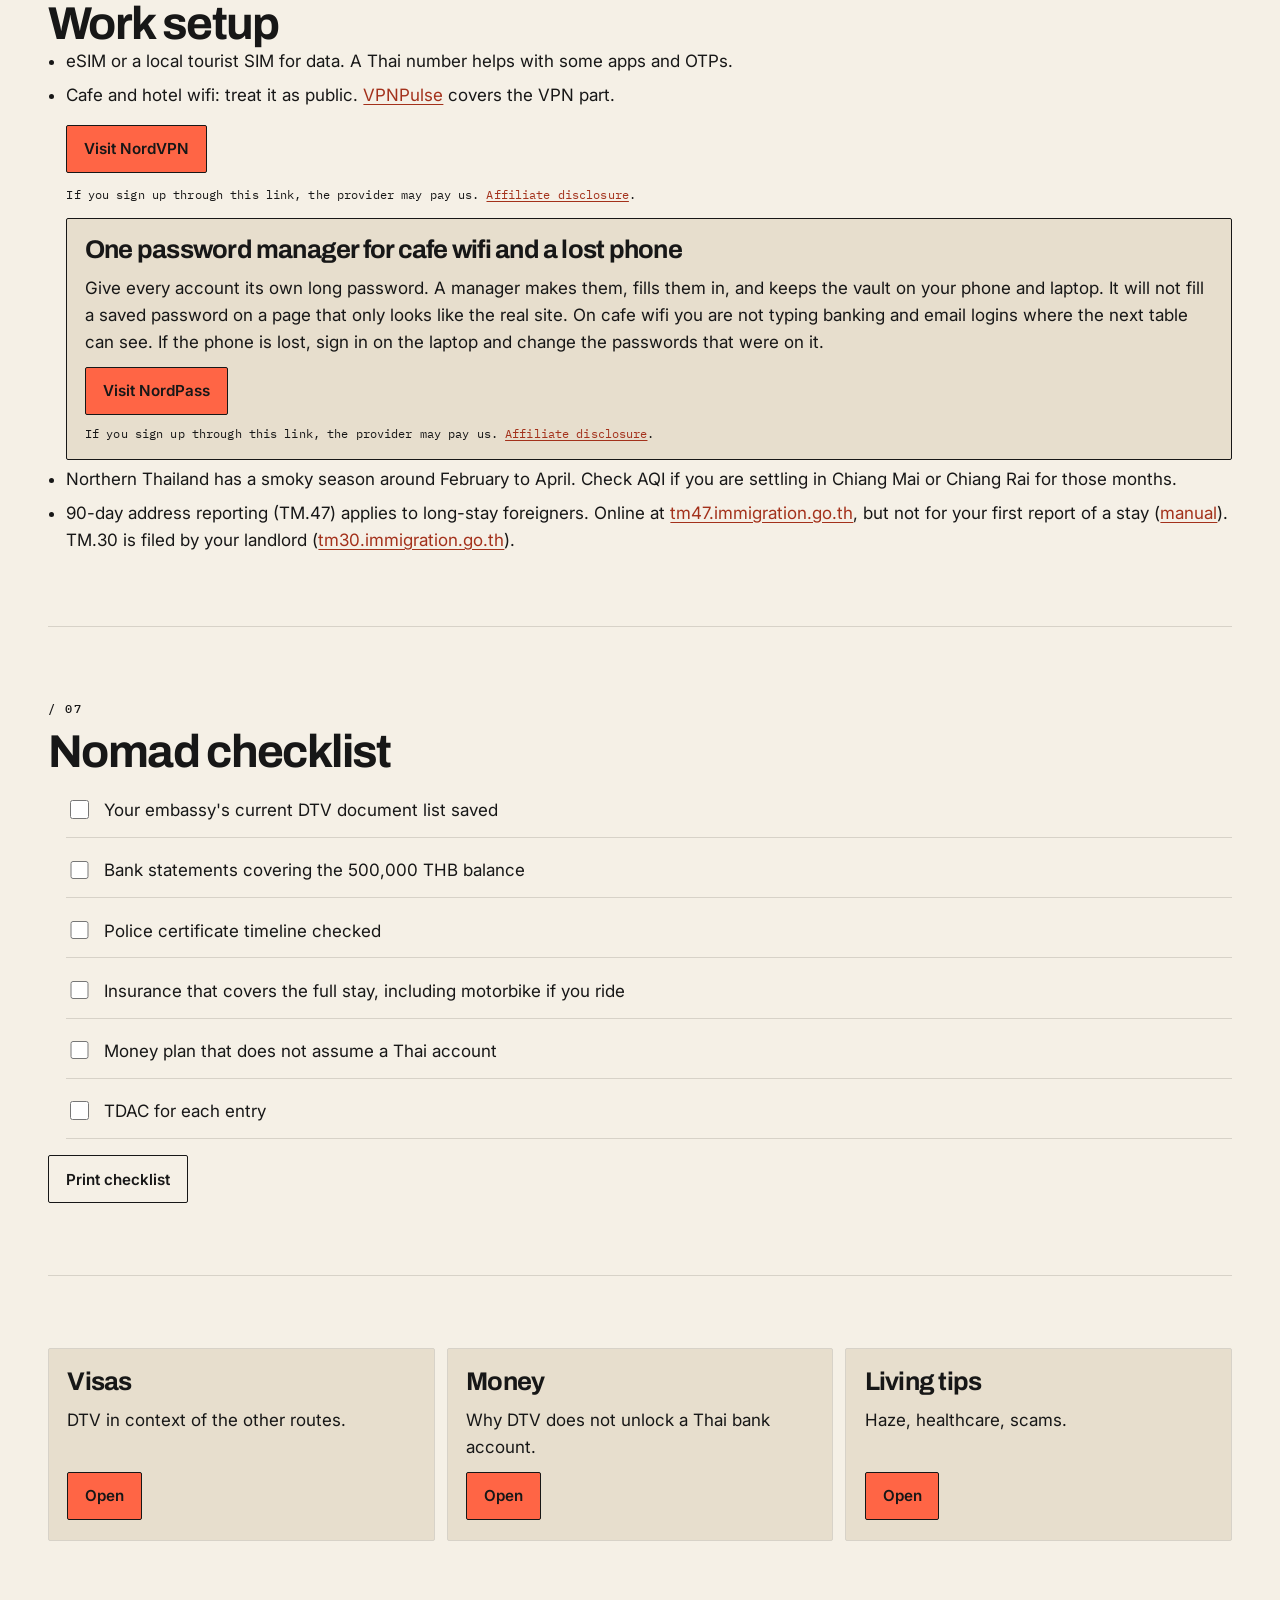
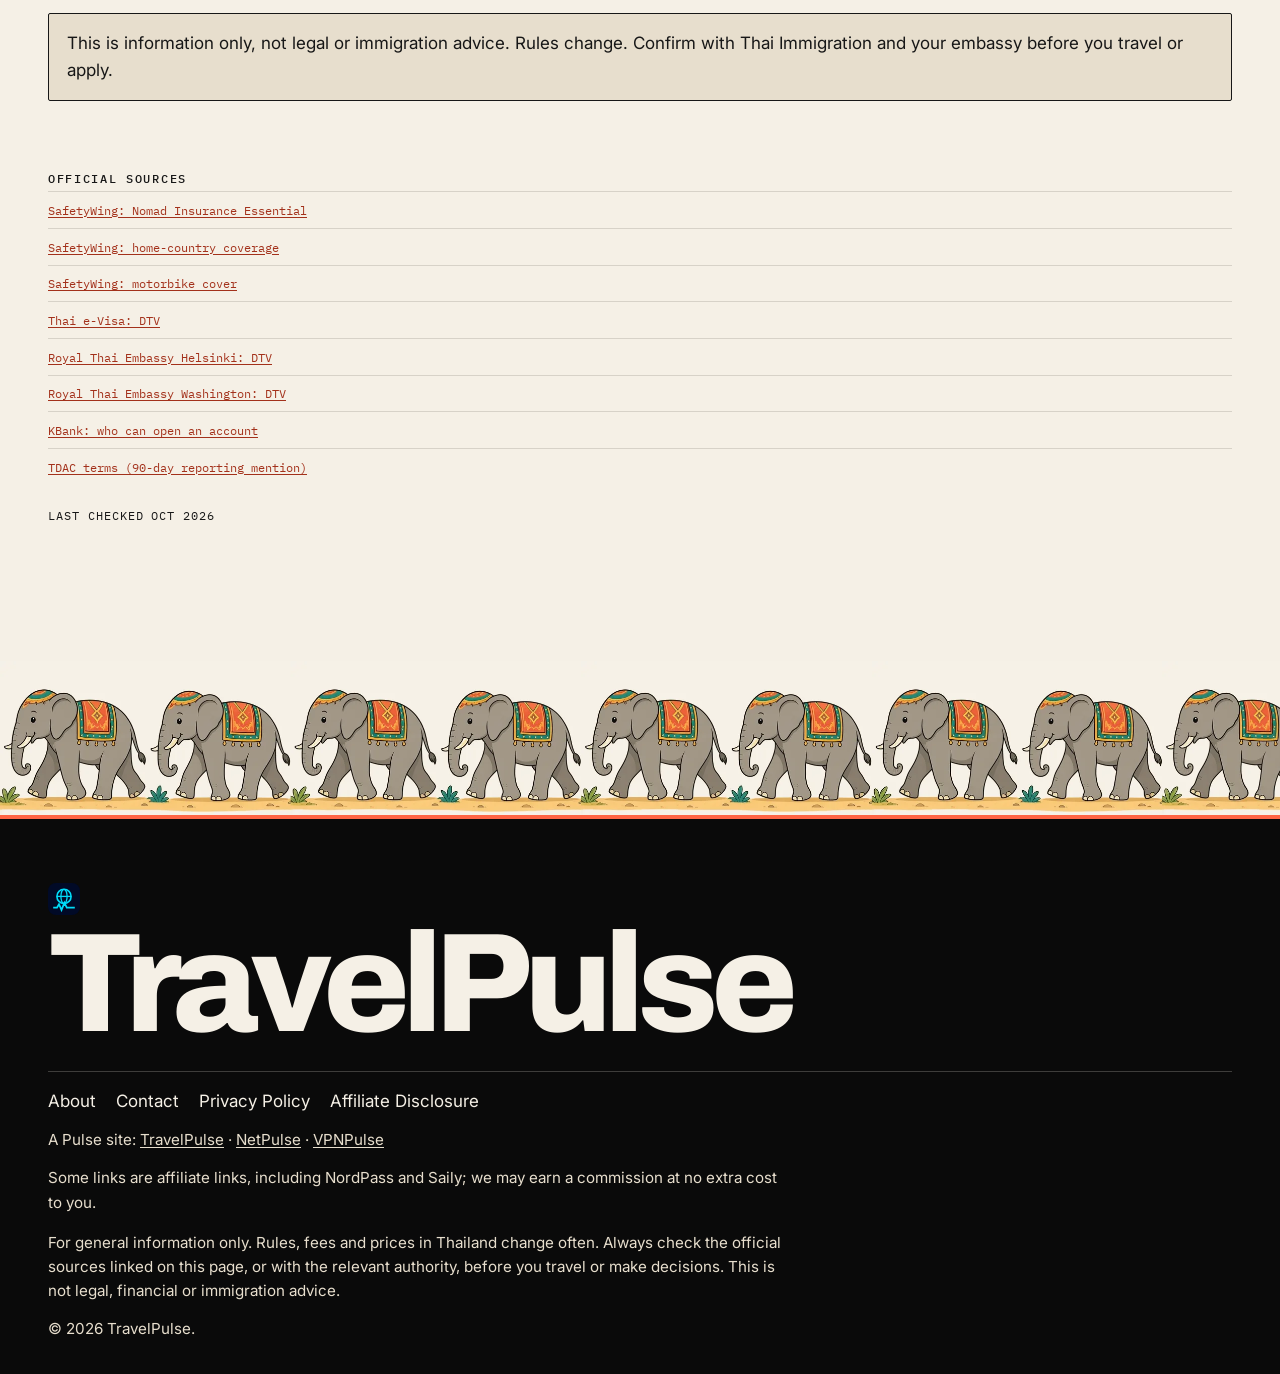
<file: nomads.html>
<!DOCTYPE html>
<html lang="en">
<head>
  <meta charset="UTF-8">
  <meta name="viewport" content="width=device-width, initial-scale=1.0">
  <meta name="theme-color" content="#F5F0E6">
  <title>Thailand for digital nomads - TravelPulse</title>
  <link rel="icon" type="image/svg+xml" href="img/travelpulse-icon.svg">
  <meta name="description" content="Destination Thailand Visa (DTV), the 500,000 THB balance, why DTV does not open a Thai bank account, and a nomad checklist.">
  <link rel="canonical" href="https://travelpulse.site/thailand/nomads.html">
  <meta property="og:title" content="Thailand for digital nomads - TravelPulse">
  <meta property="og:description" content="Destination Thailand Visa (DTV), the 500,000 THB balance, why DTV does not open a Thai bank account, and a nomad checklist.">
  <meta property="og:url" content="https://travelpulse.site/thailand/nomads.html">
  <meta property="og:type" content="website">
  <meta property="og:site_name" content="TravelPulse">
  <meta name="twitter:card" content="summary">
  <link rel="preconnect" href="https://fonts.googleapis.com">
  <link rel="preconnect" href="https://fonts.gstatic.com" crossorigin>
  <link href="https://fonts.googleapis.com/css2?family=Archivo:wght@600;700;800&family=IBM+Plex+Mono:wght@400;500&family=Inter:wght@400;500;600&family=Noto+Sans+Thai:wght@400;500;700&display=swap" rel="stylesheet">
  <link rel="stylesheet" href="assets/css/style.css">
  <script>document.documentElement.classList.add("js");</script>
  
</head>
<body>
  <a class="skip-link" href="#main">Skip to content</a>
  <header class="site-header">
    <nav class="site-nav" aria-label="Primary">
      <a class="wordmark" href="index.html">TravelPulse <span class="wm-slash">/</span> Thailand</a>
      <details class="nav-details">
        <summary class="nav-toggle">
          <span class="nav-toggle-bars" aria-hidden="true"><span></span><span></span><span></span></span>
          <span class="label-open">Menu</span>
          <span class="label-close">Close</span>
        </summary>
        <div class="nav-panel" id="primary-menu">
          <ul class="nav-links">
            <li><a href="tourists.html">Tourists <span class="num">01</span></a></li>
            <li><a href="nomads.html" aria-current="page">Nomads <span class="num">02</span></a></li>
            <li><a href="retirees.html">Retirees <span class="num">03</span></a></li>
            <li><a href="arrival.html">Arrival <span class="num">04</span></a></li>
            <li><a href="visas.html">Visas <span class="num">05</span></a></li>
            <li><a href="money.html">Money <span class="num">06</span></a></li>
            <li><a href="transport.html">Transport <span class="num">07</span></a></li>
            <li class="nav-guides">
              <details class="guides-details">
                <summary>Guides <span class="num">08</span></summary>
                <ul class="nav-sub" id="guides-menu">
                <li><a href="living.html">Tips <span class="num">09</span></a></li>
                <li><a href="regions.html">Regions <span class="num">10</span></a></li>
                  <li><a href="index.html">Thailand</a></li>
                  <li><a href="https://travelpulse.site/">← TravelPulse</a></li>
                </ul>
              </details>
            </li>
          </ul>
        </div>
      </details>
    </nav>
  </header>

  <main id="main" class="page-wrap" tabindex="-1">
    <div class="container">
      <div class="vpn-wrap">
        <header class="vpn-intro">
          <div class="hero-copy">
            <h1>Digital nomads</h1>
            <p class="lede">One to six months, or longer on the Destination Thailand Visa. Remote work, a Thai stretch, and the paperwork that sits behind it.</p>
          </div>
          <img class="hero-illu" src="img/illustrations/nomads.webp" alt="Cartoon illustration of a laptop, headphones and a coconut on a table under beach palms" width="1280" height="720" decoding="async" fetchpriority="high">
        </header>

        <div class="policy-section">
          <h2>Who this is for</h2>
          <p>You work remotely, freelance, or you are here for Thai soft power (Muay Thai, cooking, medical). You need more than a 30-day stamp. You still travel light: a laptop, insurance that lasts, and a plan for money without a Thai bank account.</p>
        </div>

        <div class="policy-section">
          <h2>Visa route: Destination Thailand Visa (DTV)</h2>
          <p>The DTV is a 5-year multiple-entry visa. You may stay up to <strong>180 days per entry</strong>, then extend once by 180 days at immigration. After that you leave and re-enter.</p>
          <p>Purposes listed by Thai e-Visa: workcation (remote workers and freelancers), Thai soft power (Muay Thai, cooking, medical), and spouse or children of holders.</p>
          <ul>
            <li>Bank balance of at least <strong>500,000 THB</strong>. Many embassies ask for the last 3 months of statements.</li>
            <li>Proof of employment or a portfolio.</li>
            <li>A criminal record certificate. Helsinki and Washington list it as required.</li>
            <li>Apply in your country of nationality or residence.</li>
            <li>Fee: set by each embassy in local currency (for example 350 EUR in Helsinki, 400 USD in Washington).</li>
          </ul>
          <p>Rules vary by embassy. Check <strong>your</strong> embassy before you book a flight to apply. Start at <a href="https://www.thaievisa.go.th/visa/dtv-visa" target="_blank" rel="noopener">thaievisa.go.th DTV page</a>.</p>
          <p><a href="visas.html">All stay-length routes</a></p>
        </div>

        <div class="policy-section">
          <h2>Money</h2>
          <p>Thai banks generally don't open accounts on a DTV. Kasikorn says so explicitly, Bangkok Bank reportedly too, and Krungsri, SCB and ttb ask for a Non-Immigrant visa or work permit. See the <a href="money.html#thai-banks">bank comparison</a>.</p>
          <p>Plan on Wise, cash, and cards. A non-Thai Wise account only pays Thai QR codes with the Alipay+ mark (<a href="https://wise.com/help/articles/7cYlC8lKqbgjNNmlXyYtFL/how-can-i-pay-with-a-qr-code" target="_blank" rel="noopener">Wise help</a>). For PromptPay QR, TAGTHAi Easy Pay is the official visitor e-wallet (<a href="money.html#tagthai-easy-pay">details</a>).</p>
          
          <p><a href="money.html">Banking and money</a></p>
        </div>

        <div class="policy-section">
          <h2>Insurance</h2>
          <p>A nomad subscription (for example billed every 28 days) fits a 180-day stay better than a two-week travel policy. Insurance is not on the official DTV checklist, but your embassy may ask for extra documents.</p>
          
          <p><a href="insurance.html">Nomad and travel insurance</a></p>
        </div>

        <div class="policy-section" id="safetywing">
          <h3>SafetyWing Nomad Insurance</h3>
          <p>SafetyWing sells two nomad plans (<a href="https://safetywing.com/nomad-insurance?referenceID=26621731&amp;utm_source=26621731&amp;utm_medium=Ambassador" target="_blank" rel="nofollow sponsored noopener" data-affiliate="safetywing">SafetyWing plans</a>):</p>
          <ul>
            <li><strong>Essential</strong>: travel medical insurance for new, unexpected illness or injury abroad (hospital, surgery, medication), plus travel delay, lost checked luggage and emergency evacuation. Bought for 5 to 364 days at a time (<a href="https://intercom.help/safetywing/en/articles/9778064-nomad-insurance-what-is-the-nomad-insurance-essential-plan" target="_blank" rel="noopener">what Essential covers</a>).</li>
            <li><strong>Complete</strong>: fuller health insurance, renewable, including routine care and no coverage restrictions in your home country, per SafetyWing's plan page.</li>
          </ul>
          <p><strong>How it works for a Thailand stay (Essential):</strong></p>
          <ul>
            <li>Ages 14 days to 69, for people travelling outside their home country. You can buy it after you have already left (<a href="https://intercom.help/safetywing/en/articles/9777980-nomad-insurance-essential-updated-version-who-can-get-this-insurance" target="_blank" rel="noopener">who can get it</a>).</li>
            <li>Pay as a subscription every 28 days (up to 364 days), as one payment for 364 days, or for fixed dates. Adventure Sports and Electronic Theft add-ons are only available on the subscription options (<a href="https://intercom.help/safetywing/en/articles/9778064-nomad-insurance-what-is-the-nomad-insurance-essential-plan" target="_blank" rel="noopener">plan options</a>).</li>
            <li>Home-country visits: on the 28-day subscription, up to 30 days per visit per 90 days of cover (15 days if your home country is the US), and only after 90 days of active cover (<a href="https://intercom.help/safetywing/en/articles/13927637-nomad-insurance-essential-updated-version-medical-coverage-during-visits-to-your-home-country" target="_blank" rel="noopener">home-country coverage</a>).</li>
            <li>Scooters and motorbikes: above 50cc (as rider or passenger) you need the Adventure Sports add-on, a helmet, and a valid licence for that vehicle class; drunk driving, racing and damage to vehicles or other people are never covered (<a href="https://intercom.help/safetywing/en/articles/9806825-nomad-insurance-essential-am-i-covered-when-driving-a-motorbike-scooter-or-moped" target="_blank" rel="noopener">motorbike rules</a>).</li>
            <li>Not covered include pre-existing and chronic conditions (except limited emergency cover), mental health disorders, and routine check-ups or visa medical certificates (<a href="https://intercom.help/safetywing/en/articles/14703706-nie-4-0-updated-version-list-of-exclusions" target="_blank" rel="noopener">exclusions list</a>).</li>
          </ul>
          <p><strong>Visa insurance:</strong> SafetyWing's pages we checked do not say the plan meets any Thai visa requirement. Insurance is not on the official DTV checklist, and other visas (e.g. retirement O-A) have their own rules. See <a href="visas.html">Visas</a> and check with your embassy.</p>
          <p>Prices depend on age and plan; see the current price on SafetyWing.</p>
          <div class="card-actions"><a class="btn btn-primary" href="https://safetywing.com/nomad-insurance?referenceID=26621731&amp;utm_source=26621731&amp;utm_medium=Ambassador" target="_blank" rel="nofollow sponsored noopener" data-affiliate="safetywing">Check SafetyWing Nomad Insurance</a></div>
          <p class="tool-caption">If you sign up through this link, the provider may pay us. <a href="https://travelpulse.site/affiliate-disclosure.html">Affiliate disclosure</a>.</p>
        </div>


        <div class="policy-section">
          <h2>Work setup</h2>
          <ul>
            <li>eSIM or a local tourist SIM for data. A Thai number helps with some apps and OTPs.</li>
            <li>Cafe and hotel wifi: treat it as public. <a href="https://vpnpulse.site" target="_blank" rel="noopener">VPNPulse</a> covers the VPN part.
              <p class="card-actions"><a class="btn btn-primary" href="https://go.nordvpn.net/aff_c?offer_id=15&amp;aff_id=159126&amp;url_id=902" target="_blank" rel="nofollow sponsored noopener" data-affiliate="nordvpn">Visit NordVPN</a></p>
              <p class="tool-caption">If you sign up through this link, the provider may pay us. <a href="https://travelpulse.site/affiliate-disclosure.html">Affiliate disclosure</a>.</p>
              <aside class="disclaimer-box vpn-tip" role="note">
                <h3>One password manager for cafe wifi and a lost phone</h3>
                <p>Give every account its own long password. A manager makes them, fills them in, and keeps the vault on your phone and laptop. It will not fill a saved password on a page that only looks like the real site. On cafe wifi you are not typing banking and email logins where the next table can see. If the phone is lost, sign in on the laptop and change the passwords that were on it.</p>
                <p><a class="btn btn-primary" href="https://go.nordpass.io/aff_c?offer_id=488&amp;aff_id=159126&amp;url_id=9356" target="_blank" rel="nofollow sponsored noopener" data-affiliate="nordpass">Visit NordPass</a></p>
                <p class="tool-caption">If you sign up through this link, the provider may pay us. <a href="https://travelpulse.site/affiliate-disclosure.html">Affiliate disclosure</a>.</p>
              </aside>
            </li>
            <li>Northern Thailand has a smoky season around February to April. Check AQI if you are settling in Chiang Mai or Chiang Rai for those months.</li>
            <li>90-day address reporting (TM.47) applies to long-stay foreigners. Online at <a href="https://tm47.immigration.go.th/tm47/" target="_blank" rel="noopener">tm47.immigration.go.th</a>, but not for your first report of a stay (<a href="https://bangkok.immigration.go.th/en/tm47online-manual/" target="_blank" rel="noopener">manual</a>). TM.30 is filed by your landlord (<a href="https://tm30.immigration.go.th/" target="_blank" rel="noopener">tm30.immigration.go.th</a>).</li>
          </ul>
          
        </div>

        <div class="policy-section">
          <h2>Nomad checklist</h2>
          <ul class="checklist" data-checklist="nomad">
            <li><label><input type="checkbox" data-key="embassy"> Your embassy's current DTV document list saved</label></li>
            <li><label><input type="checkbox" data-key="bank"> Bank statements covering the 500,000 THB balance</label></li>
            <li><label><input type="checkbox" data-key="police"> Police certificate timeline checked</label></li>
            <li><label><input type="checkbox" data-key="ins"> Insurance that covers the full stay, including motorbike if you ride</label></li>
            <li><label><input type="checkbox" data-key="money"> Money plan that does not assume a Thai account</label></li>
            <li><label><input type="checkbox" data-key="tdac"> TDAC for each entry</label></li>
          </ul>
          <div class="checklist-actions">
            <button type="button" class="btn btn-ghost" data-print>Print checklist</button>
          </div>
        </div>

        <div class="tools-grid follow-grid">
          <article class="tool-card"><h3>Visas</h3><p>DTV in context of the other routes.</p><a class="btn btn-primary" href="visas.html">Open</a></article>
          <article class="tool-card"><h3>Money</h3><p>Why DTV does not unlock a Thai bank account.</p><a class="btn btn-primary" href="money.html">Open</a></article>
          <article class="tool-card"><h3>Living tips</h3><p>Haze, healthcare, scams.</p><a class="btn btn-primary" href="living.html">Open</a></article>
        </div>
                <aside class="disclaimer-box" role="note">
          <p>This is information only, not legal or immigration advice. Rules change. Confirm with Thai Immigration and your embassy before you travel or apply.</p>
        </aside>
                <section class="sources" aria-labelledby="sources-title">
          <h2 id="sources-title">Official sources</h2>
          <ul>
            <li><a href="https://intercom.help/safetywing/en/articles/9778064-nomad-insurance-what-is-the-nomad-insurance-essential-plan" target="_blank" rel="noopener">SafetyWing: Nomad Insurance Essential</a></li>
            <li><a href="https://intercom.help/safetywing/en/articles/13927637-nomad-insurance-essential-updated-version-medical-coverage-during-visits-to-your-home-country" target="_blank" rel="noopener">SafetyWing: home-country coverage</a></li>
            <li><a href="https://intercom.help/safetywing/en/articles/9806825-nomad-insurance-essential-am-i-covered-when-driving-a-motorbike-scooter-or-moped" target="_blank" rel="noopener">SafetyWing: motorbike cover</a></li>
            <li><a href="https://www.thaievisa.go.th/visa/dtv-visa" target="_blank" rel="noopener">Thai e-Visa: DTV</a></li>
            <li><a href="https://helsinki.thaiembassy.org/en/publicservice/destination-thailand-visa-dtv" target="_blank" rel="noopener">Royal Thai Embassy Helsinki: DTV</a></li>
            <li><a href="https://washingtondc.thaiembassy.org/en/page/dtv-visa" target="_blank" rel="noopener">Royal Thai Embassy Washington: DTV</a></li>
            <li><a href="https://www.kasikornbank.com/en/personal/account/pages/savings.aspx" target="_blank" rel="noopener">KBank: who can open an account</a></li>
            <li><a href="https://tdac.immigration.go.th/arrival-card/#/home" target="_blank" rel="noopener">TDAC terms (90-day reporting mention)</a></li>
          </ul>
          <p class="last-checked">Last checked Oct 2026</p>
          </section>
      </div>
    </div>
  </main>
  <div class="elephant-strip" aria-hidden="true"></div>
  <footer class="site-footer">
    <div class="container">
      <a href="index.html" class="logo"><img class="logo-icon" src="img/travelpulse-icon.svg" alt="" width="28" height="28">TravelPulse</a>
      <ul class="footer-links">
        <li><a href="https://travelpulse.site/about.html">About</a></li>
        <li><a href="https://travelpulse.site/contact.html">Contact</a></li>
        <li><a href="https://travelpulse.site/privacy.html">Privacy Policy</a></li>
        <li><a href="https://travelpulse.site/affiliate-disclosure.html">Affiliate Disclosure</a></li>
      </ul>
      <p class="footer-copy">A Pulse site: <a href="https://travelpulse.site/">TravelPulse</a> · <a href="https://netpulse.site" target="_blank" rel="noopener">NetPulse</a> · <a href="https://vpnpulse.site" target="_blank" rel="noopener">VPNPulse</a></p>
      <p class="footer-copy">Some links are affiliate links, including NordPass and Saily; we may earn a commission at no extra cost to you.</p>
      <p class="footer-disclaimer">For general information only. Rules, fees and prices in Thailand change often. Always check the official sources linked on this page, or with the relevant authority, before you travel or make decisions. This is not legal, financial or immigration advice.</p>
      <p class="footer-copy">&copy; 2026 TravelPulse.</p>
    </div>
  </footer>
  <script src="thailand.js"></script>
</body>
</html>
</file>
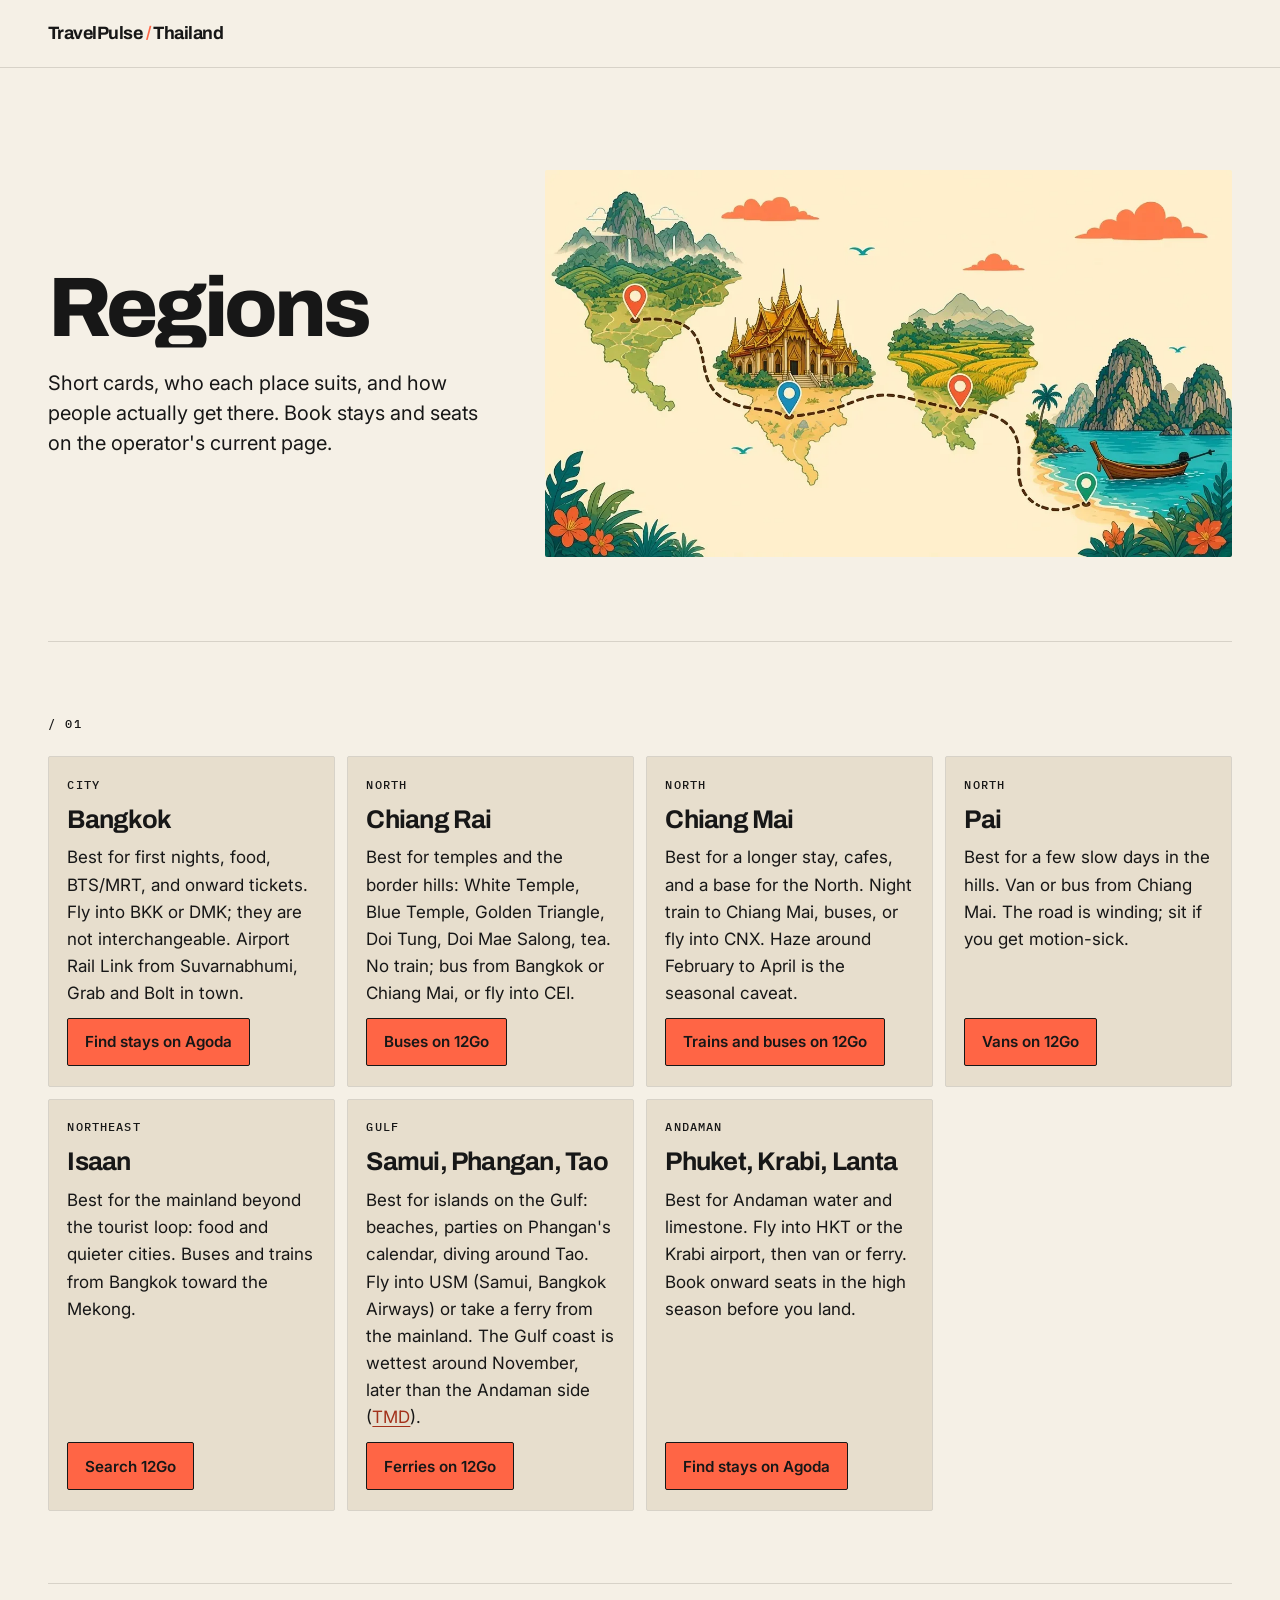
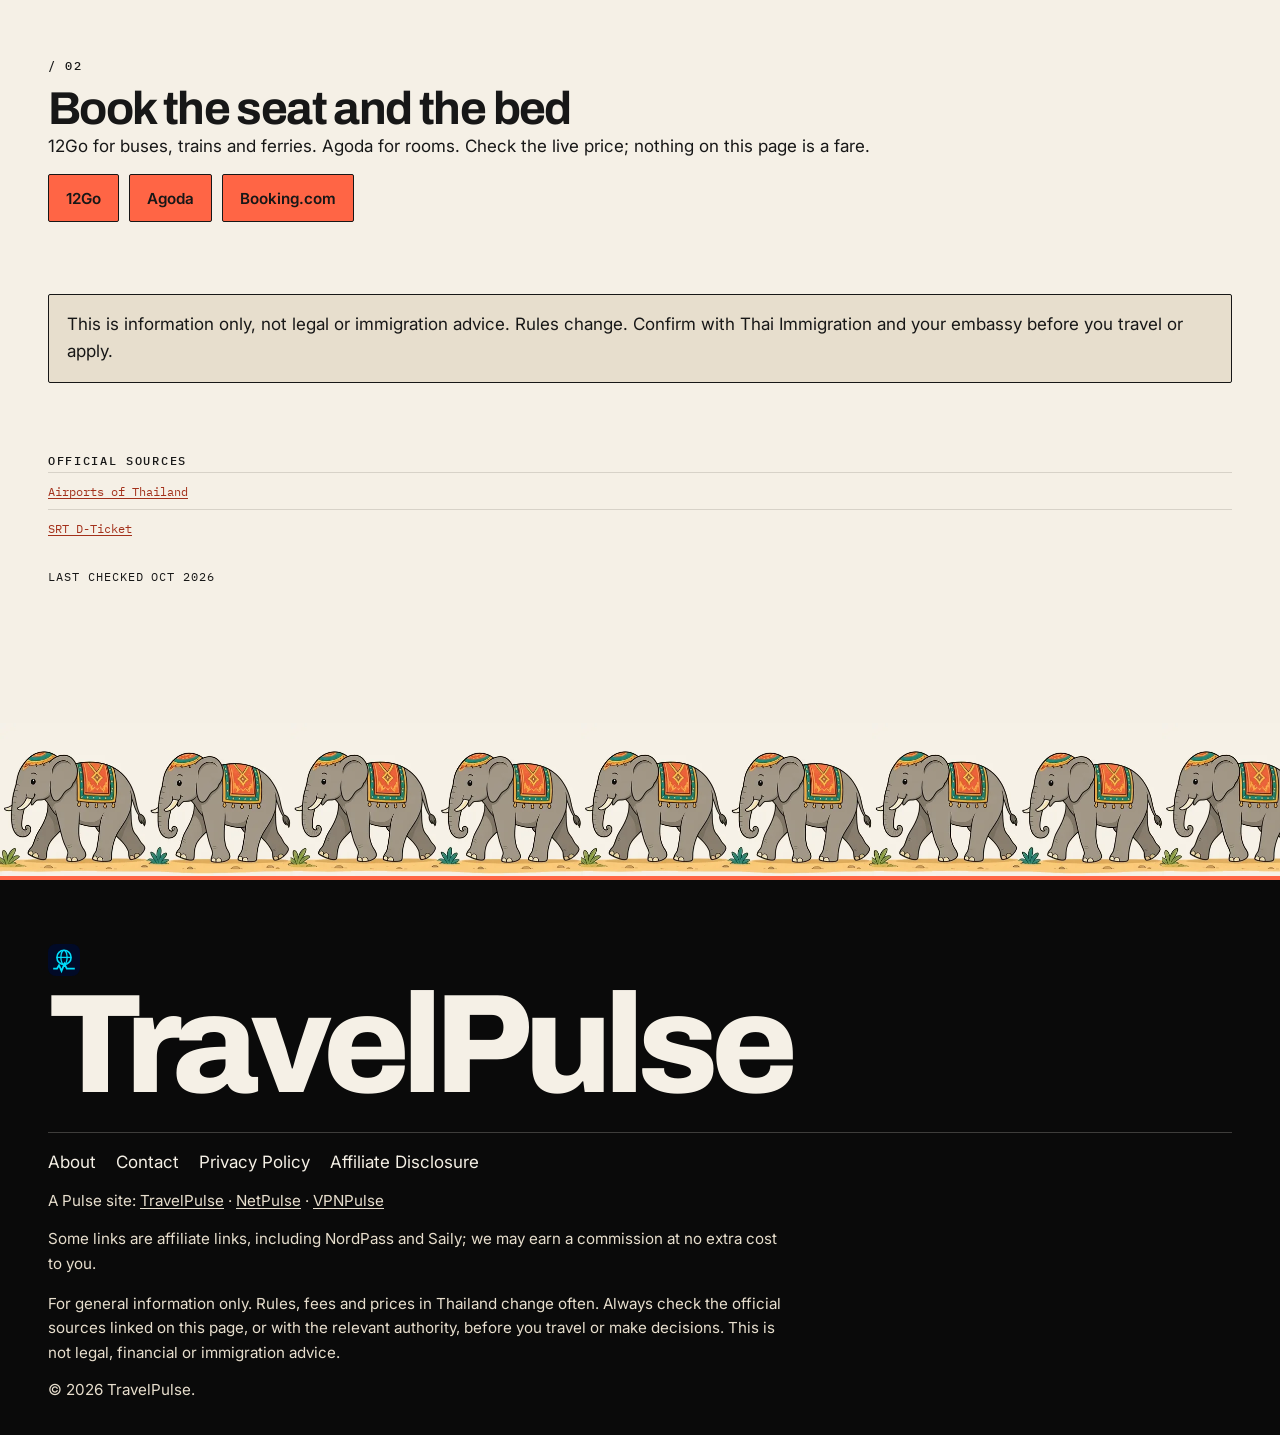
<file: regions.html>
<!DOCTYPE html>
<html lang="en">
<head>
  <meta charset="UTF-8">
  <meta name="viewport" content="width=device-width, initial-scale=1.0">
  <meta name="theme-color" content="#F5F0E6">
  <title>Thailand regions - TravelPulse</title>
  <link rel="icon" type="image/svg+xml" href="img/travelpulse-icon.svg">
  <meta name="description" content="Bangkok, Chiang Rai, Chiang Mai, Pai, Isaan, Gulf islands, Andaman. How to get there.">
  <link rel="canonical" href="https://travelpulse.site/thailand/regions.html">
  <meta property="og:title" content="Thailand regions - TravelPulse">
  <meta property="og:description" content="Bangkok, Chiang Rai, Chiang Mai, Pai, Isaan, Gulf islands, Andaman. How to get there.">
  <meta property="og:url" content="https://travelpulse.site/thailand/regions.html">
  <meta property="og:type" content="website">
  <meta property="og:site_name" content="TravelPulse">
  <meta name="twitter:card" content="summary">
  <link rel="preconnect" href="https://fonts.googleapis.com">
  <link rel="preconnect" href="https://fonts.gstatic.com" crossorigin>
  <link href="https://fonts.googleapis.com/css2?family=Archivo:wght@600;700;800&family=IBM+Plex+Mono:wght@400;500&family=Inter:wght@400;500;600&family=Noto+Sans+Thai:wght@400;500;700&display=swap" rel="stylesheet">
  <link rel="stylesheet" href="assets/css/style.css">
  <script>document.documentElement.classList.add("js");</script>
  
</head>
<body>
  <a class="skip-link" href="#main">Skip to content</a>
  <header class="site-header">
    <nav class="site-nav" aria-label="Primary">
      <a class="wordmark" href="index.html">TravelPulse <span class="wm-slash">/</span> Thailand</a>
      <details class="nav-details">
        <summary class="nav-toggle">
          <span class="nav-toggle-bars" aria-hidden="true"><span></span><span></span><span></span></span>
          <span class="label-open">Menu</span>
          <span class="label-close">Close</span>
        </summary>
        <div class="nav-panel" id="primary-menu">
          <ul class="nav-links">
            <li><a href="tourists.html">Tourists <span class="num">01</span></a></li>
            <li><a href="nomads.html">Nomads <span class="num">02</span></a></li>
            <li><a href="retirees.html">Retirees <span class="num">03</span></a></li>
            <li><a href="arrival.html">Arrival <span class="num">04</span></a></li>
            <li><a href="visas.html">Visas <span class="num">05</span></a></li>
            <li><a href="money.html">Money <span class="num">06</span></a></li>
            <li><a href="transport.html">Transport <span class="num">07</span></a></li>
            <li class="nav-guides">
              <details class="guides-details">
                <summary>Guides <span class="num">08</span></summary>
                <ul class="nav-sub" id="guides-menu">
                <li><a href="living.html">Tips <span class="num">09</span></a></li>
                <li><a href="regions.html" aria-current="page">Regions <span class="num">10</span></a></li>
                  <li><a href="index.html">Thailand</a></li>
                  <li><a href="https://travelpulse.site/">← TravelPulse</a></li>
                </ul>
              </details>
            </li>
          </ul>
        </div>
      </details>
    </nav>
  </header>

  <main id="main" class="page-wrap" tabindex="-1">
    <div class="container">
      <div class="vpn-wrap">
        <header class="vpn-intro">
          <div class="hero-copy">
            <h1>Regions</h1>
            <p class="lede">Short cards, who each place suits, and how people actually get there. Book stays and seats on the operator's current page.</p>
          </div>
          <img class="hero-illu" src="img/illustrations/regions.webp" alt="Cartoon illustration of a dotted route linking mountains, a temple, rice fields and a beach" width="1280" height="720" decoding="async" fetchpriority="high">
        </header>

        <div class="tools-grid">
          <article class="tool-card">
            <span class="tool-tag">City</span>
            <h3>Bangkok</h3>
            <p>Best for first nights, food, BTS/MRT, and onward tickets. Fly into BKK or DMK; they are not interchangeable. Airport Rail Link from Suvarnabhumi, Grab and Bolt in town.</p>
            <a class="btn btn-primary" href="https://www.agoda.com" target="_blank" rel="nofollow sponsored noopener" data-affiliate="TODO">Find stays on Agoda</a>
          </article>
          <article class="tool-card">
            <span class="tool-tag">North</span>
            <h3>Chiang Rai</h3>
            <p>Best for temples and the border hills: White Temple, Blue Temple, Golden Triangle, Doi Tung, Doi Mae Salong, tea. No train; bus from Bangkok or Chiang Mai, or fly into CEI.</p>
            <a class="btn btn-primary" href="https://12go.asia" target="_blank" rel="nofollow sponsored noopener" data-affiliate="TODO">Buses on 12Go</a>
          </article>
          <article class="tool-card">
            <span class="tool-tag">North</span>
            <h3>Chiang Mai</h3>
            <p>Best for a longer stay, cafes, and a base for the North. Night train to Chiang Mai, buses, or fly into CNX. Haze around February to April is the seasonal caveat.</p>
            <a class="btn btn-primary" href="https://12go.asia" target="_blank" rel="nofollow sponsored noopener" data-affiliate="TODO">Trains and buses on 12Go</a>
          </article>
          <article class="tool-card">
            <span class="tool-tag">North</span>
            <h3>Pai</h3>
            <p>Best for a few slow days in the hills. Van or bus from Chiang Mai. The road is winding; sit if you get motion-sick.</p>
            <a class="btn btn-primary" href="https://12go.asia" target="_blank" rel="nofollow sponsored noopener" data-affiliate="TODO">Vans on 12Go</a>
          </article>
          <article class="tool-card">
            <span class="tool-tag">Northeast</span>
            <h3>Isaan</h3>
            <p>Best for the mainland beyond the tourist loop: food and quieter cities. Buses and trains from Bangkok toward the Mekong.</p>
            <a class="btn btn-primary" href="https://12go.asia" target="_blank" rel="nofollow sponsored noopener" data-affiliate="TODO">Search 12Go</a>
          </article>
          <article class="tool-card">
            <span class="tool-tag">Gulf</span>
            <h3>Samui, Phangan, Tao</h3>
            <p>Best for islands on the Gulf: beaches, parties on Phangan's calendar, diving around Tao. Fly into USM (Samui, Bangkok Airways) or take a ferry from the mainland. The Gulf coast is wettest around November, later than the Andaman side (<a href="https://tmd.go.th/" target="_blank" rel="noopener">TMD</a>).</p>
            
            <a class="btn btn-primary" href="https://12go.asia" target="_blank" rel="nofollow sponsored noopener" data-affiliate="TODO">Ferries on 12Go</a>
          </article>
          <article class="tool-card">
            <span class="tool-tag">Andaman</span>
            <h3>Phuket, Krabi, Lanta</h3>
            <p>Best for Andaman water and limestone. Fly into HKT or the Krabi airport, then van or ferry. Book onward seats in the high season before you land.</p>
            <a class="btn btn-primary" href="https://www.agoda.com" target="_blank" rel="nofollow sponsored noopener" data-affiliate="TODO">Find stays on Agoda</a>
          </article>
        </div>

        <aside class="vpn-cta">
          <h2>Book the seat and the bed</h2>
          <p>12Go for buses, trains and ferries. Agoda for rooms. Check the live price; nothing on this page is a fare.</p>
          <p>
            <a class="btn btn-primary" href="https://12go.asia" target="_blank" rel="nofollow sponsored noopener" data-affiliate="TODO">12Go</a>
            <a class="btn btn-primary" href="https://www.agoda.com" target="_blank" rel="nofollow sponsored noopener" data-affiliate="TODO">Agoda</a>
            <a class="btn btn-primary" href="https://www.booking.com" target="_blank" rel="nofollow sponsored noopener" data-affiliate="TODO">Booking.com</a>
          </p>
        </aside>
                <aside class="disclaimer-box" role="note">
          <p>This is information only, not legal or immigration advice. Rules change. Confirm with Thai Immigration and your embassy before you travel or apply.</p>
        </aside>
                <section class="sources" aria-labelledby="sources-title">
          <h2 id="sources-title">Official sources</h2>
          <ul>
            <li><a href="https://www.airportthai.co.th" target="_blank" rel="noopener">Airports of Thailand</a></li>
            <li><a href="https://dticket.railway.co.th" target="_blank" rel="noopener">SRT D-Ticket</a></li>
          </ul>
          <p class="last-checked">Last checked Oct 2026</p>
          </section>
      </div>
    </div>
  </main>
  <div class="elephant-strip" aria-hidden="true"></div>
  <footer class="site-footer">
    <div class="container">
      <a href="index.html" class="logo"><img class="logo-icon" src="img/travelpulse-icon.svg" alt="" width="28" height="28">TravelPulse</a>
      <ul class="footer-links">
        <li><a href="https://travelpulse.site/about.html">About</a></li>
        <li><a href="https://travelpulse.site/contact.html">Contact</a></li>
        <li><a href="https://travelpulse.site/privacy.html">Privacy Policy</a></li>
        <li><a href="https://travelpulse.site/affiliate-disclosure.html">Affiliate Disclosure</a></li>
      </ul>
      <p class="footer-copy">A Pulse site: <a href="https://travelpulse.site/">TravelPulse</a> · <a href="https://netpulse.site" target="_blank" rel="noopener">NetPulse</a> · <a href="https://vpnpulse.site" target="_blank" rel="noopener">VPNPulse</a></p>
      <p class="footer-copy">Some links are affiliate links, including NordPass and Saily; we may earn a commission at no extra cost to you.</p>
      <p class="footer-disclaimer">For general information only. Rules, fees and prices in Thailand change often. Always check the official sources linked on this page, or with the relevant authority, before you travel or make decisions. This is not legal, financial or immigration advice.</p>
      <p class="footer-copy">&copy; 2026 TravelPulse.</p>
    </div>
  </footer>
  <script src="thailand.js"></script>
</body>
</html>
</file>
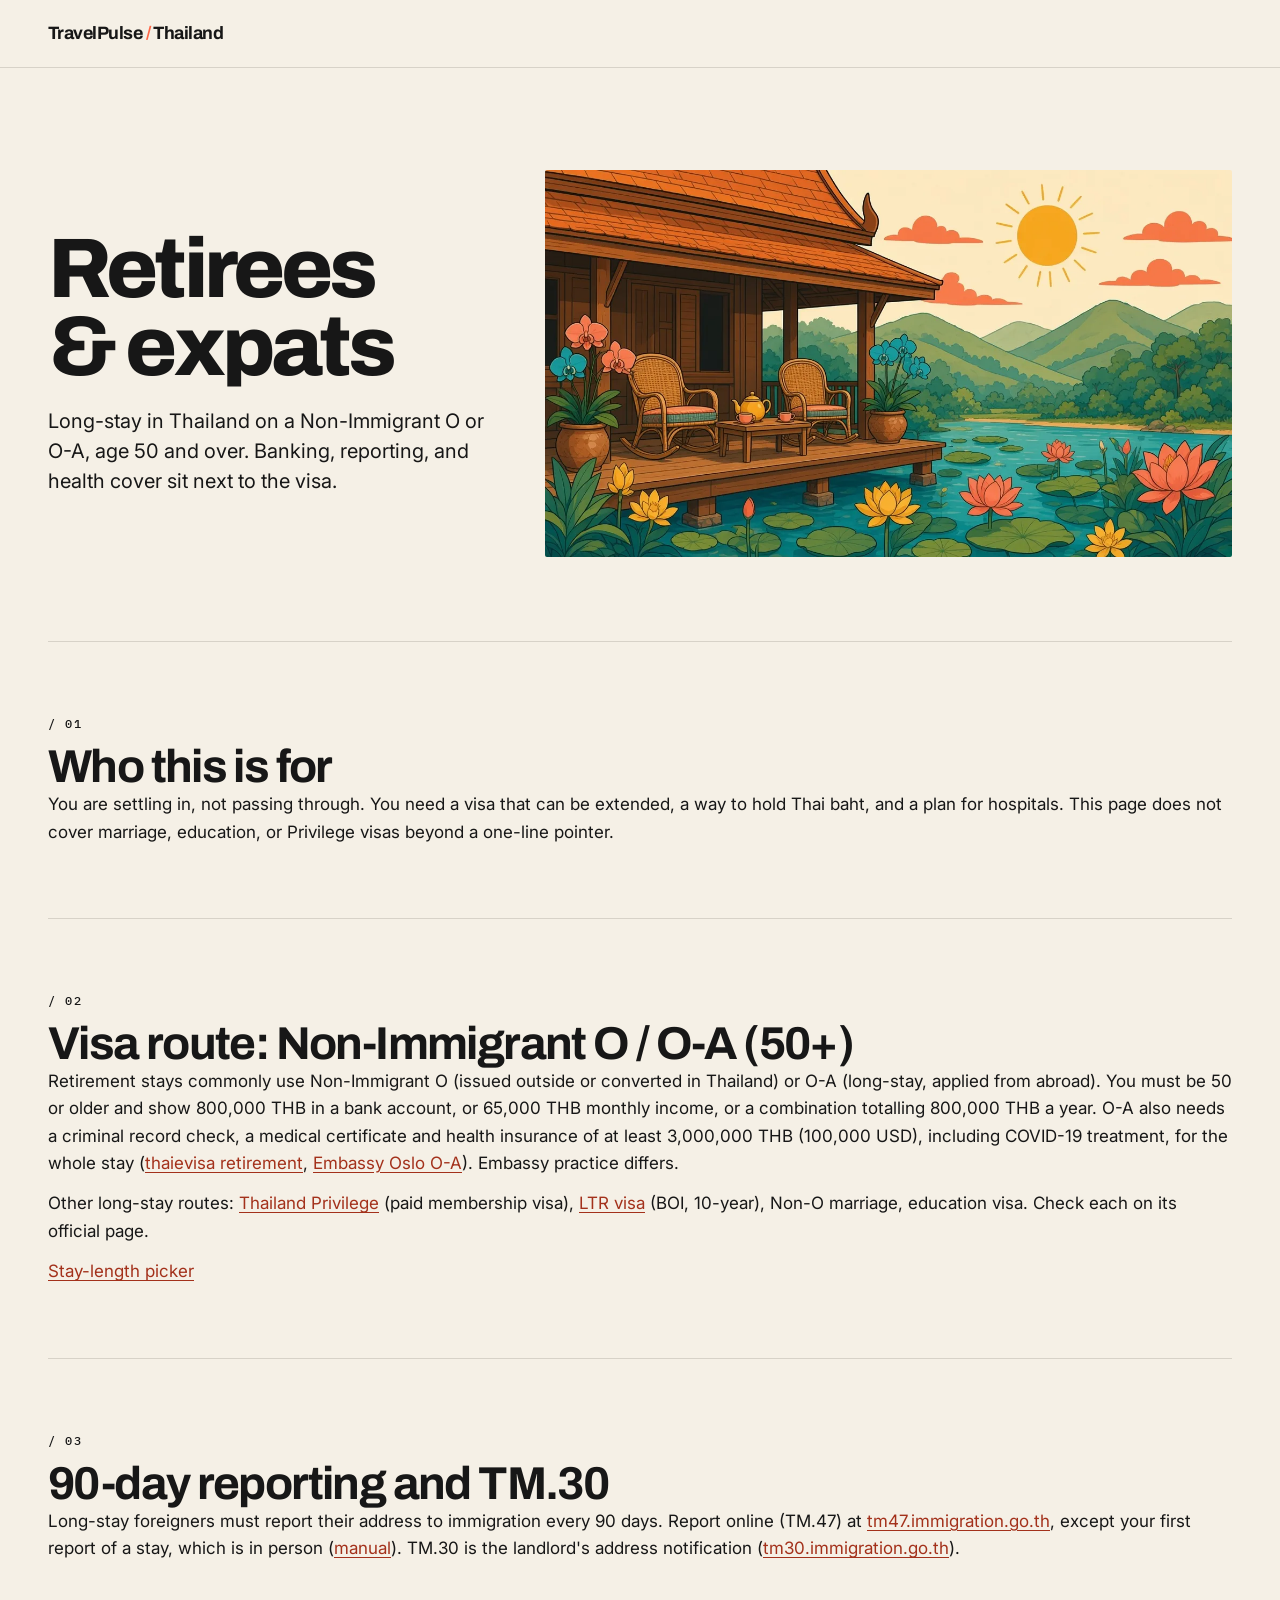
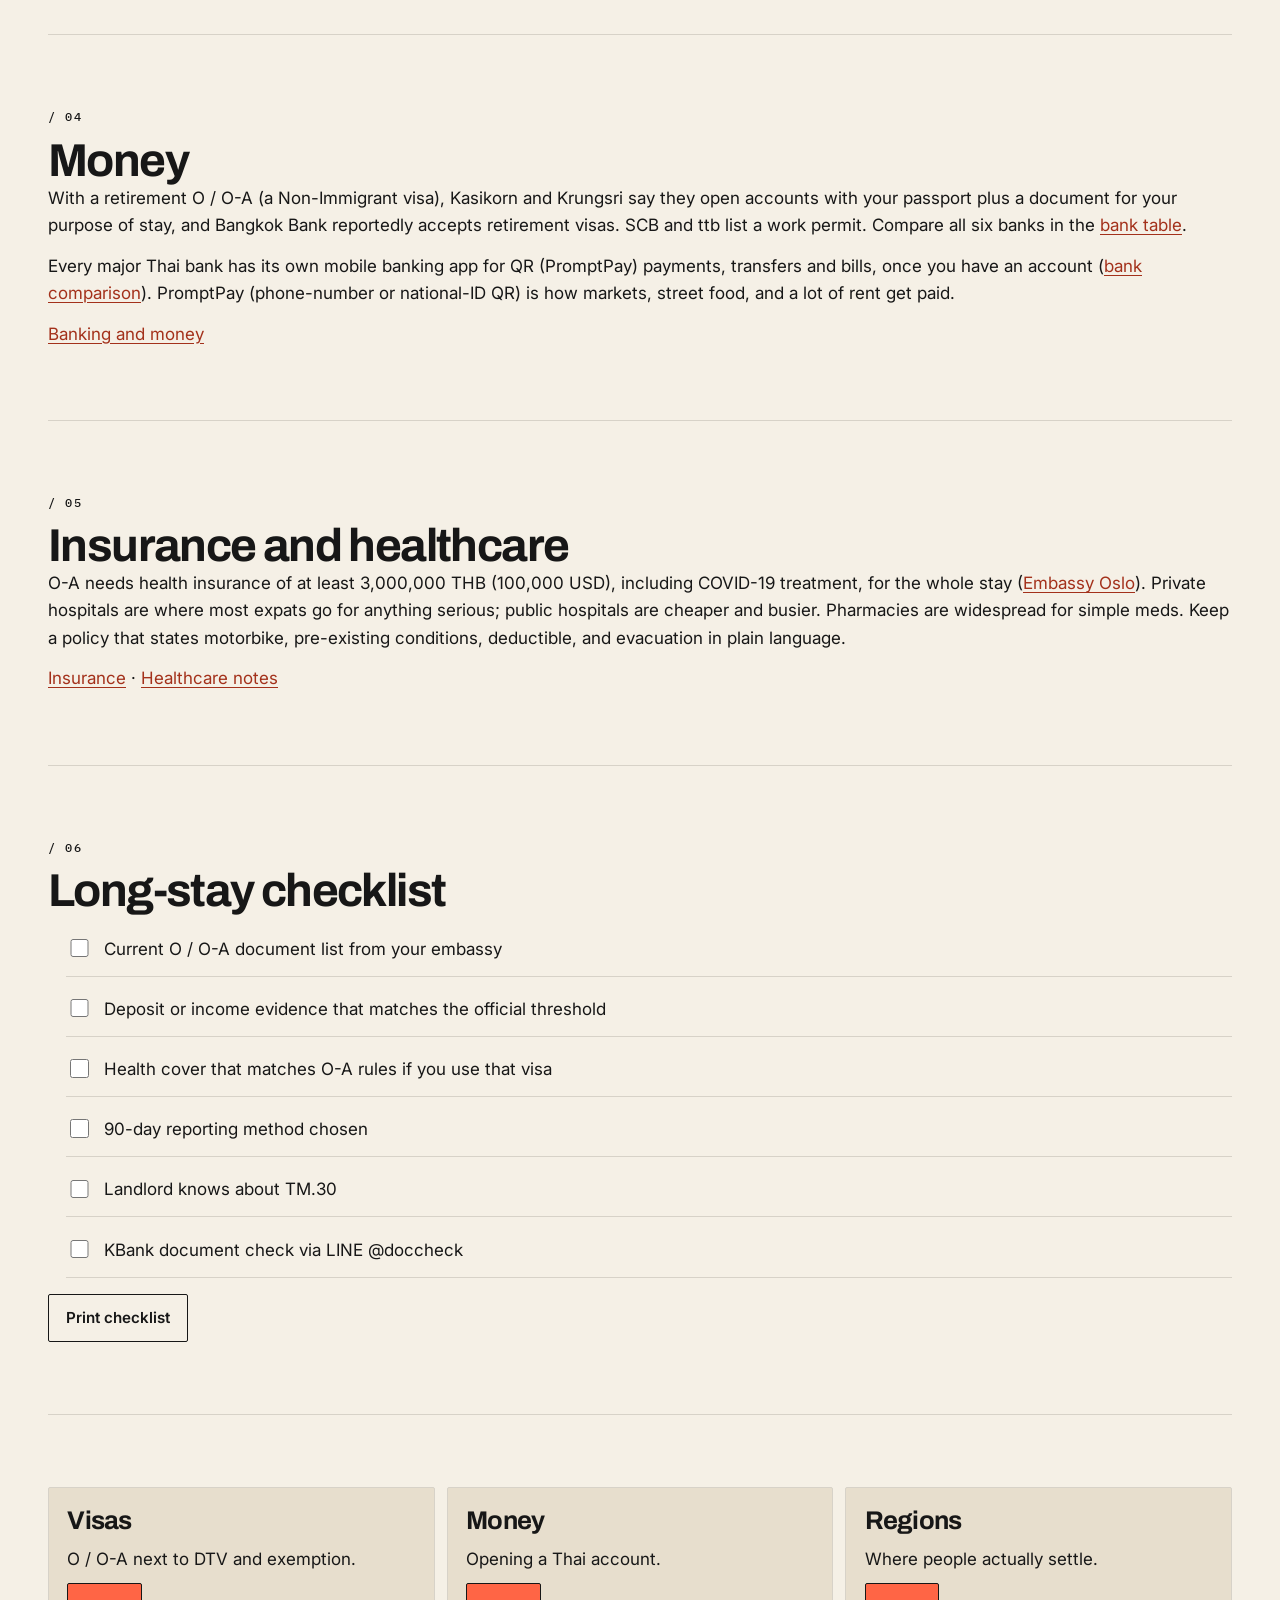
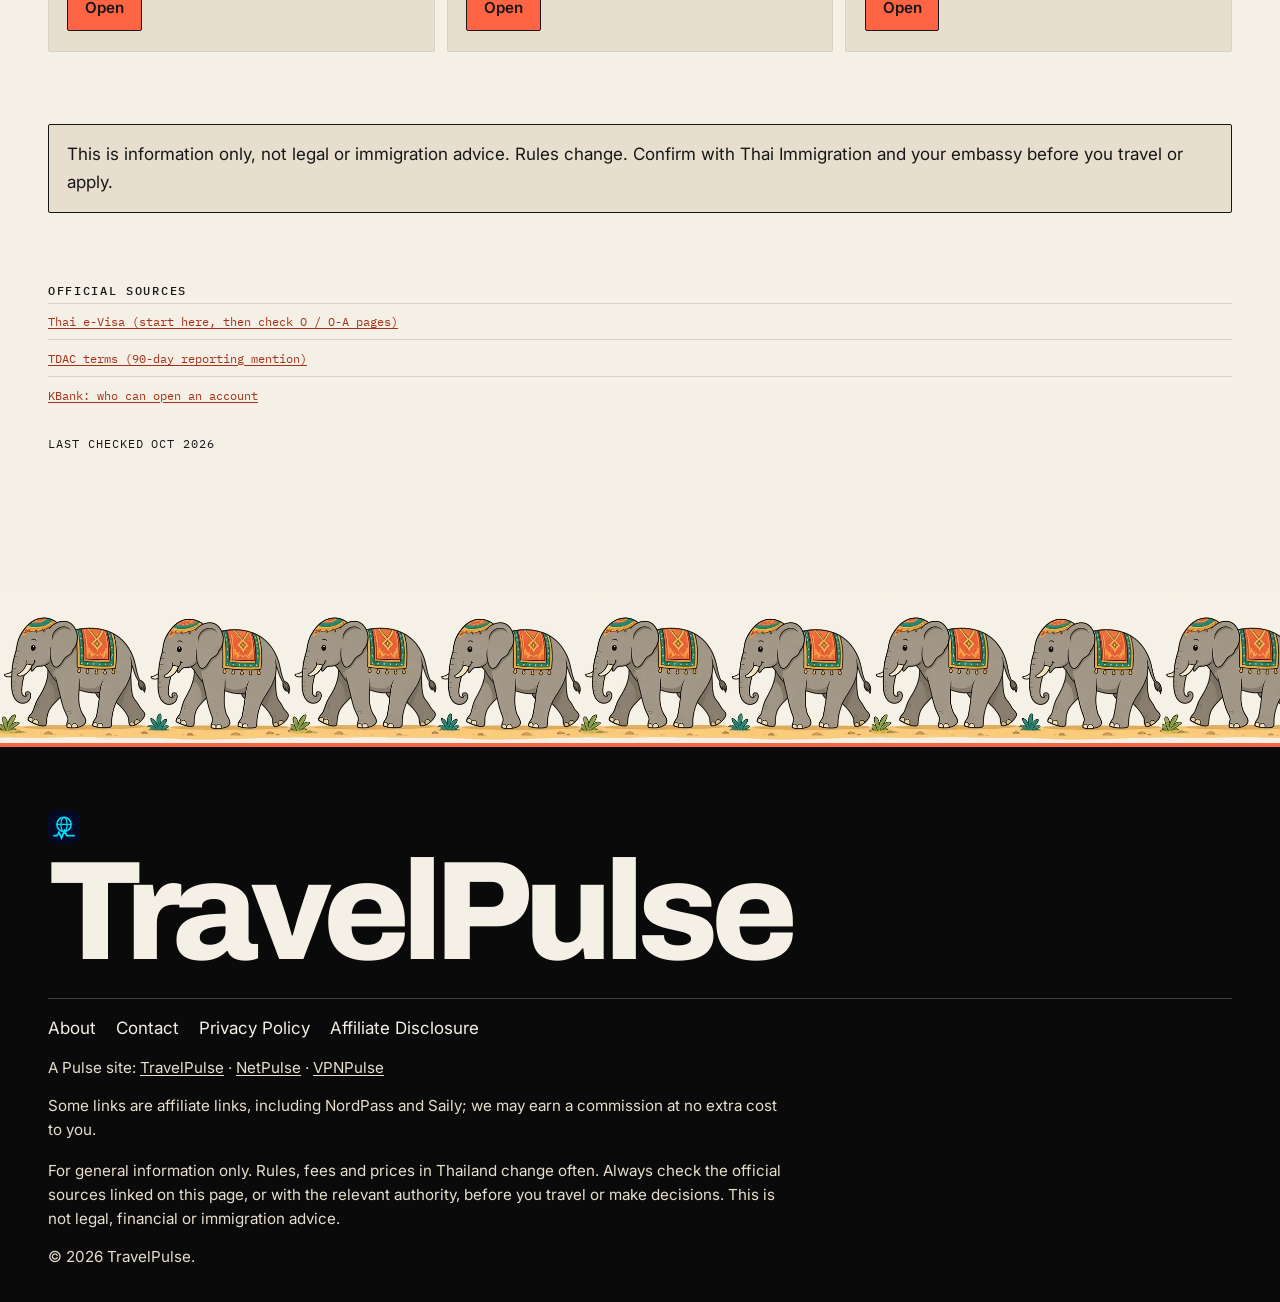
<file: retirees.html>
<!DOCTYPE html>
<html lang="en">
<head>
  <meta charset="UTF-8">
  <meta name="viewport" content="width=device-width, initial-scale=1.0">
  <meta name="theme-color" content="#F5F0E6">
  <title>Thailand for retirees and expats - TravelPulse</title>
  <link rel="icon" type="image/svg+xml" href="img/travelpulse-icon.svg">
  <meta name="description" content="Non-Immigrant O and O-A, 90-day reporting, Thai banking, and long-stay health cover. Confirm figures on official sites.">
  <link rel="canonical" href="https://travelpulse.site/thailand/retirees.html">
  <meta property="og:title" content="Thailand for retirees and expats - TravelPulse">
  <meta property="og:description" content="Non-Immigrant O and O-A, 90-day reporting, Thai banking, and long-stay health cover. Confirm figures on official sites.">
  <meta property="og:url" content="https://travelpulse.site/thailand/retirees.html">
  <meta property="og:type" content="website">
  <meta property="og:site_name" content="TravelPulse">
  <meta name="twitter:card" content="summary">
  <link rel="preconnect" href="https://fonts.googleapis.com">
  <link rel="preconnect" href="https://fonts.gstatic.com" crossorigin>
  <link href="https://fonts.googleapis.com/css2?family=Archivo:wght@600;700;800&family=IBM+Plex+Mono:wght@400;500&family=Inter:wght@400;500;600&family=Noto+Sans+Thai:wght@400;500;700&display=swap" rel="stylesheet">
  <link rel="stylesheet" href="assets/css/style.css">
  <script>document.documentElement.classList.add("js");</script>
  
</head>
<body>
  <a class="skip-link" href="#main">Skip to content</a>
  <header class="site-header">
    <nav class="site-nav" aria-label="Primary">
      <a class="wordmark" href="index.html">TravelPulse <span class="wm-slash">/</span> Thailand</a>
      <details class="nav-details">
        <summary class="nav-toggle">
          <span class="nav-toggle-bars" aria-hidden="true"><span></span><span></span><span></span></span>
          <span class="label-open">Menu</span>
          <span class="label-close">Close</span>
        </summary>
        <div class="nav-panel" id="primary-menu">
          <ul class="nav-links">
            <li><a href="tourists.html">Tourists <span class="num">01</span></a></li>
            <li><a href="nomads.html">Nomads <span class="num">02</span></a></li>
            <li><a href="retirees.html" aria-current="page">Retirees <span class="num">03</span></a></li>
            <li><a href="arrival.html">Arrival <span class="num">04</span></a></li>
            <li><a href="visas.html">Visas <span class="num">05</span></a></li>
            <li><a href="money.html">Money <span class="num">06</span></a></li>
            <li><a href="transport.html">Transport <span class="num">07</span></a></li>
            <li class="nav-guides">
              <details class="guides-details">
                <summary>Guides <span class="num">08</span></summary>
                <ul class="nav-sub" id="guides-menu">
                <li><a href="living.html">Tips <span class="num">09</span></a></li>
                <li><a href="regions.html">Regions <span class="num">10</span></a></li>
                  <li><a href="index.html">Thailand</a></li>
                  <li><a href="https://travelpulse.site/">← TravelPulse</a></li>
                </ul>
              </details>
            </li>
          </ul>
        </div>
      </details>
    </nav>
  </header>

  <main id="main" class="page-wrap" tabindex="-1">
    <div class="container">
      <div class="vpn-wrap">
        <header class="vpn-intro">
          <div class="hero-copy">
            <h1>Retirees &amp; expats</h1>
            <p class="lede">Long-stay in Thailand on a Non-Immigrant O or O-A, age 50 and over. Banking, reporting, and health cover sit next to the visa.</p>
          </div>
          <img class="hero-illu" src="img/illustrations/retirees.webp" alt="Cartoon illustration of rattan chairs and tea on a wooden veranda above a lotus pond" width="1280" height="720" decoding="async" fetchpriority="high">
        </header>

        <div class="policy-section">
          <h2>Who this is for</h2>
          <p>You are settling in, not passing through. You need a visa that can be extended, a way to hold Thai baht, and a plan for hospitals. This page does not cover marriage, education, or Privilege visas beyond a one-line pointer.</p>
        </div>

        <div class="policy-section">
          <h2>Visa route: Non-Immigrant O / O-A (50+)</h2>
          <p>Retirement stays commonly use Non-Immigrant O (issued outside or converted in Thailand) or O-A (long-stay, applied from abroad). You must be 50 or older and show 800,000 THB in a bank account, or 65,000 THB monthly income, or a combination totalling 800,000 THB a year. O-A also needs a criminal record check, a medical certificate and health insurance of at least 3,000,000 THB (100,000 USD), including COVID-19 treatment, for the whole stay (<a href="https://www.thaievisa.go.th/visa/retirement" target="_blank" rel="noopener">thaievisa retirement</a>, <a href="https://oslo.thaiembassy.org/en/page/non-immigrant-o-a-long-stay?menu=" target="_blank" rel="noopener">Embassy Oslo O-A</a>). Embassy practice differs.</p>
          
          <p>Other long-stay routes: <a href="https://www.thailandprivilege.co.th/home" target="_blank" rel="noopener">Thailand Privilege</a> (paid membership visa), <a href="https://ltr.boi.go.th/" target="_blank" rel="noopener">LTR visa</a> (BOI, 10-year), Non-O marriage, education visa. Check each on its official page.</p>
          
          <p><a href="visas.html">Stay-length picker</a></p>
        </div>

        <div class="policy-section">
          <h2>90-day reporting and TM.30</h2>
          <p>Long-stay foreigners must report their address to immigration every 90 days. Report online (TM.47) at <a href="https://tm47.immigration.go.th/tm47/" target="_blank" rel="noopener">tm47.immigration.go.th</a>, except your first report of a stay, which is in person (<a href="https://bangkok.immigration.go.th/en/tm47online-manual/" target="_blank" rel="noopener">manual</a>). TM.30 is the landlord's address notification (<a href="https://tm30.immigration.go.th/" target="_blank" rel="noopener">tm30.immigration.go.th</a>).</p>
          
        </div>

        <div class="policy-section">
          <h2>Money</h2>
          <p>With a retirement O / O-A (a Non-Immigrant visa), Kasikorn and Krungsri say they open accounts with your passport plus a document for your purpose of stay, and Bangkok Bank reportedly accepts retirement visas. SCB and ttb list a work permit. Compare all six banks in the <a href="money.html#thai-banks">bank table</a>.</p>
          <p>Every major Thai bank has its own mobile banking app for QR (PromptPay) payments, transfers and bills, once you have an account (<a href="money.html#thai-banks">bank comparison</a>). PromptPay (phone-number or national-ID QR) is how markets, street food, and a lot of rent get paid.</p>
          <p><a href="money.html">Banking and money</a></p>
        </div>

        <div class="policy-section">
          <h2>Insurance and healthcare</h2>
          <p>O-A needs health insurance of at least 3,000,000 THB (100,000 USD), including COVID-19 treatment, for the whole stay (<a href="https://oslo.thaiembassy.org/en/page/non-immigrant-o-a-long-stay?menu=" target="_blank" rel="noopener">Embassy Oslo</a>). Private hospitals are where most expats go for anything serious; public hospitals are cheaper and busier. Pharmacies are widespread for simple meds. Keep a policy that states motorbike, pre-existing conditions, deductible, and evacuation in plain language.</p>
          
          <p><a href="insurance.html">Insurance</a> · <a href="living.html">Healthcare notes</a></p>
        </div>

        <div class="policy-section">
          <h2>Long-stay checklist</h2>
          <ul class="checklist" data-checklist="retiree">
            <li><label><input type="checkbox" data-key="visa"> Current O / O-A document list from your embassy</label></li>
            <li><label><input type="checkbox" data-key="funds"> Deposit or income evidence that matches the official threshold</label></li>
            <li><label><input type="checkbox" data-key="ins"> Health cover that matches O-A rules if you use that visa</label></li>
            <li><label><input type="checkbox" data-key="90"> 90-day reporting method chosen</label></li>
            <li><label><input type="checkbox" data-key="tm30"> Landlord knows about TM.30</label></li>
            <li><label><input type="checkbox" data-key="bank"> KBank document check via LINE @doccheck</label></li>
          </ul>
          <div class="checklist-actions">
            <button type="button" class="btn btn-ghost" data-print>Print checklist</button>
          </div>
        </div>

        <div class="tools-grid follow-grid">
          <article class="tool-card"><h3>Visas</h3><p>O / O-A next to DTV and exemption.</p><a class="btn btn-primary" href="visas.html">Open</a></article>
          <article class="tool-card"><h3>Money</h3><p>Opening a Thai account.</p><a class="btn btn-primary" href="money.html">Open</a></article>
          <article class="tool-card"><h3>Regions</h3><p>Where people actually settle.</p><a class="btn btn-primary" href="regions.html">Open</a></article>
        </div>
                <aside class="disclaimer-box" role="note">
          <p>This is information only, not legal or immigration advice. Rules change. Confirm with Thai Immigration and your embassy before you travel or apply.</p>
        </aside>
                <section class="sources" aria-labelledby="sources-title">
          <h2 id="sources-title">Official sources</h2>
          <ul>
            <li><a href="https://www.thaievisa.go.th/visa/dtv-visa" target="_blank" rel="noopener">Thai e-Visa (start here, then check O / O-A pages)</a></li>
            <li><a href="https://tdac.immigration.go.th/arrival-card/#/home" target="_blank" rel="noopener">TDAC terms (90-day reporting mention)</a></li>
            <li><a href="https://www.kasikornbank.com/en/personal/account/pages/savings.aspx" target="_blank" rel="noopener">KBank: who can open an account</a></li>
          </ul>
          <p class="last-checked">Last checked Oct 2026</p>
          </section>
      </div>
    </div>
  </main>
  <div class="elephant-strip" aria-hidden="true"></div>
  <footer class="site-footer">
    <div class="container">
      <a href="index.html" class="logo"><img class="logo-icon" src="img/travelpulse-icon.svg" alt="" width="28" height="28">TravelPulse</a>
      <ul class="footer-links">
        <li><a href="https://travelpulse.site/about.html">About</a></li>
        <li><a href="https://travelpulse.site/contact.html">Contact</a></li>
        <li><a href="https://travelpulse.site/privacy.html">Privacy Policy</a></li>
        <li><a href="https://travelpulse.site/affiliate-disclosure.html">Affiliate Disclosure</a></li>
      </ul>
      <p class="footer-copy">A Pulse site: <a href="https://travelpulse.site/">TravelPulse</a> · <a href="https://netpulse.site" target="_blank" rel="noopener">NetPulse</a> · <a href="https://vpnpulse.site" target="_blank" rel="noopener">VPNPulse</a></p>
      <p class="footer-copy">Some links are affiliate links, including NordPass and Saily; we may earn a commission at no extra cost to you.</p>
      <p class="footer-disclaimer">For general information only. Rules, fees and prices in Thailand change often. Always check the official sources linked on this page, or with the relevant authority, before you travel or make decisions. This is not legal, financial or immigration advice.</p>
      <p class="footer-copy">&copy; 2026 TravelPulse.</p>
    </div>
  </footer>
  <script src="thailand.js"></script>
</body>
</html>
</file>
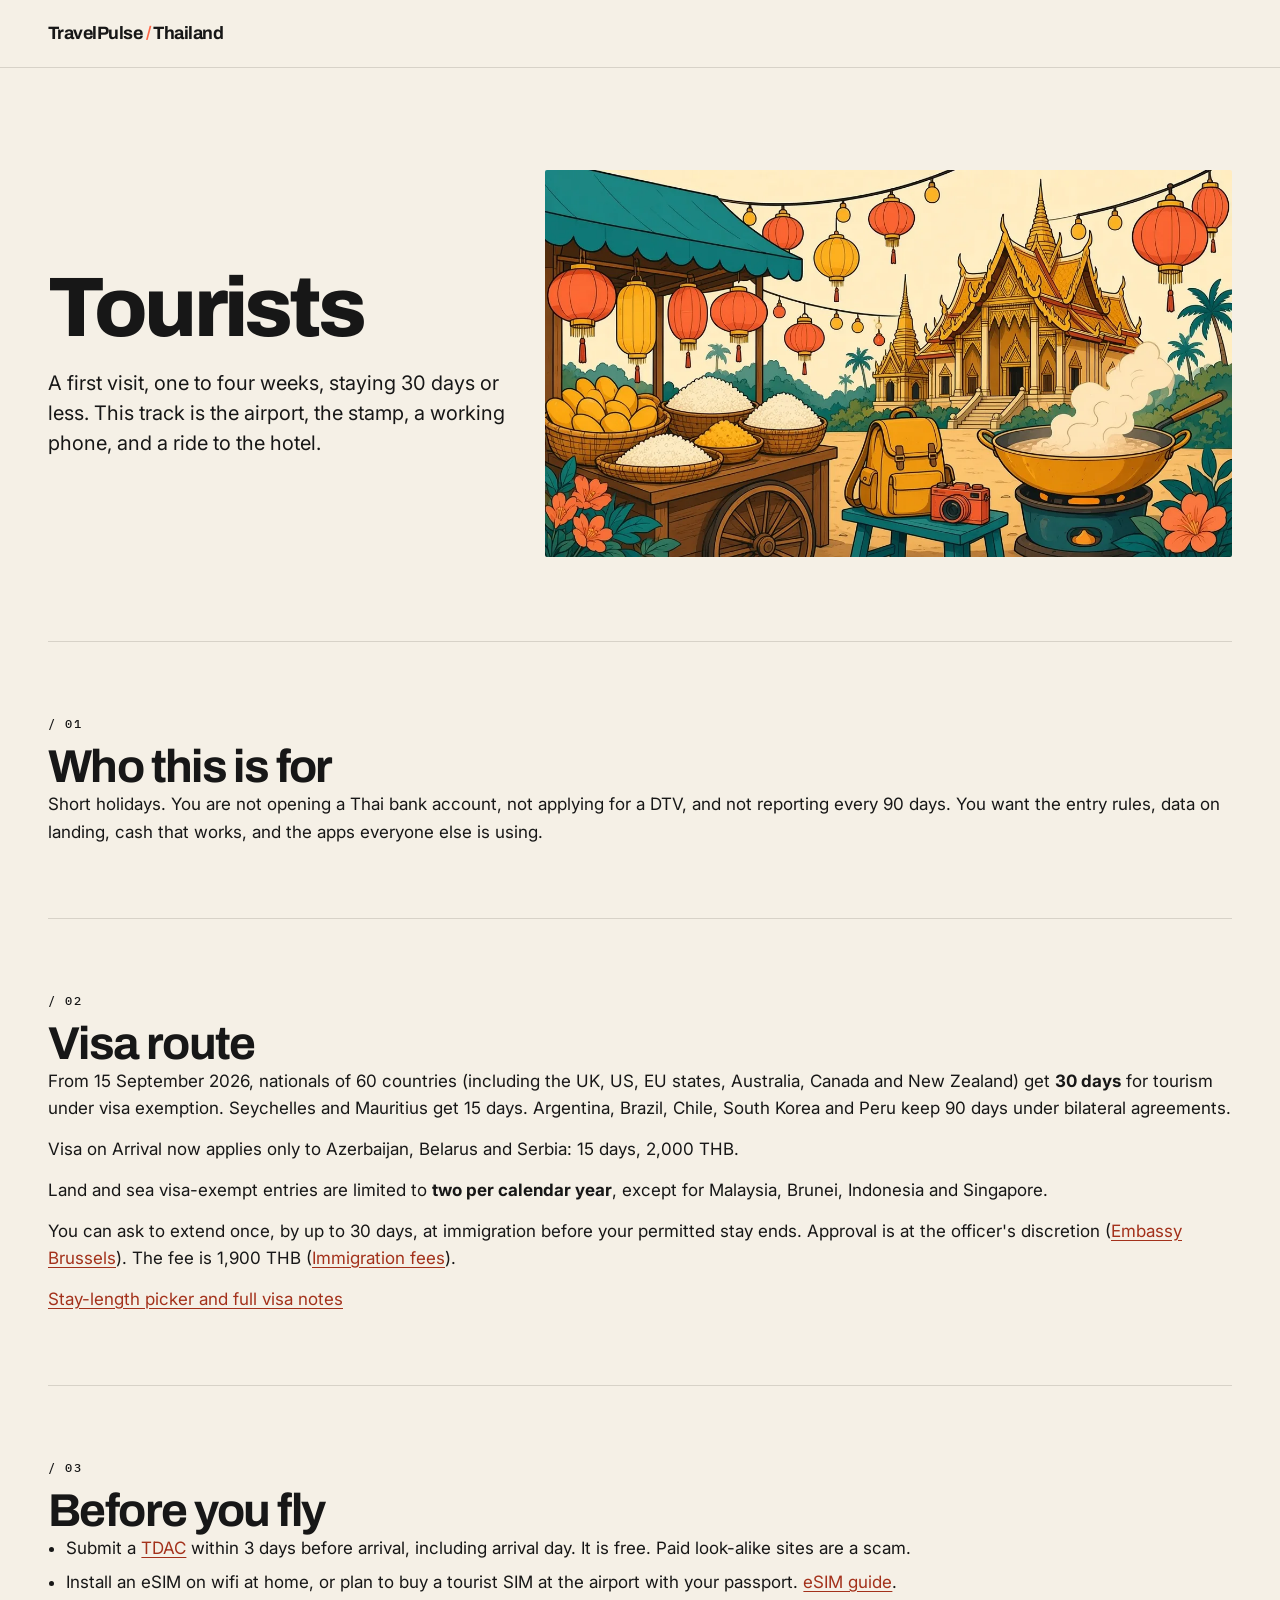
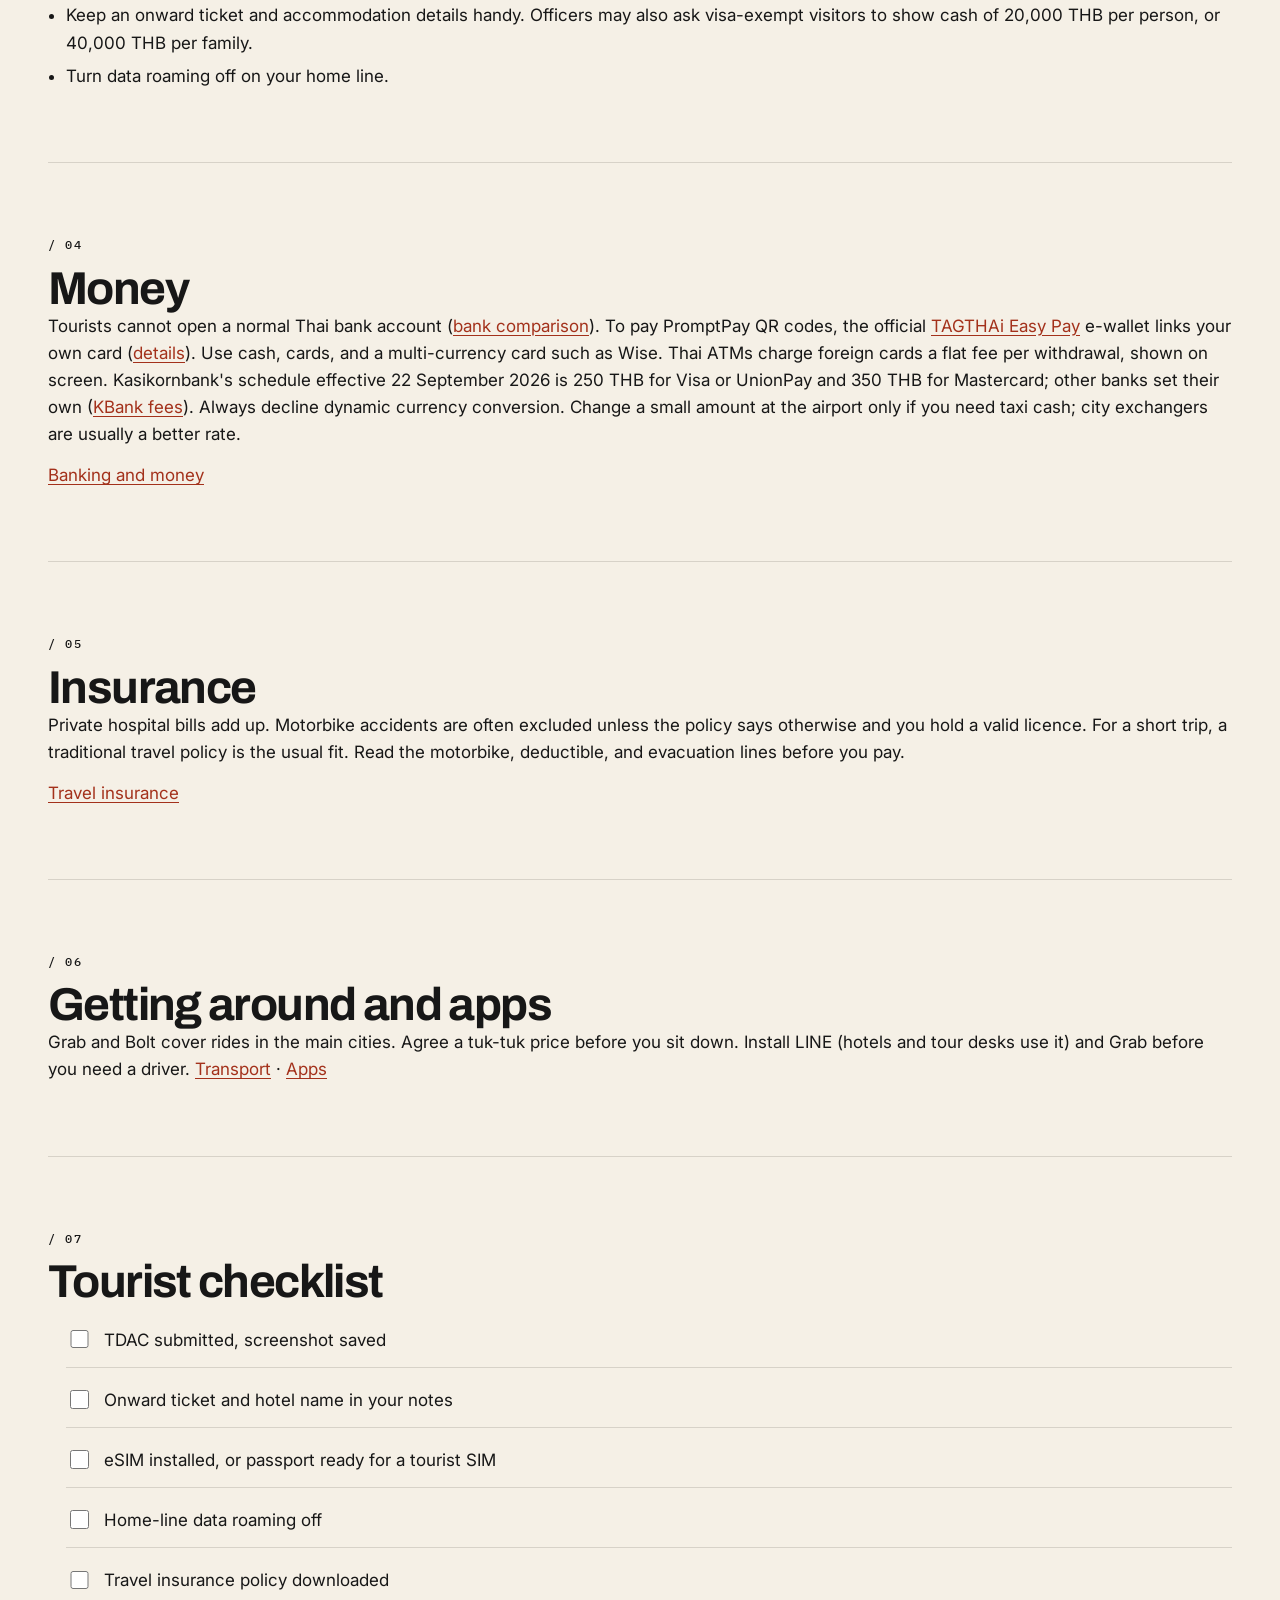
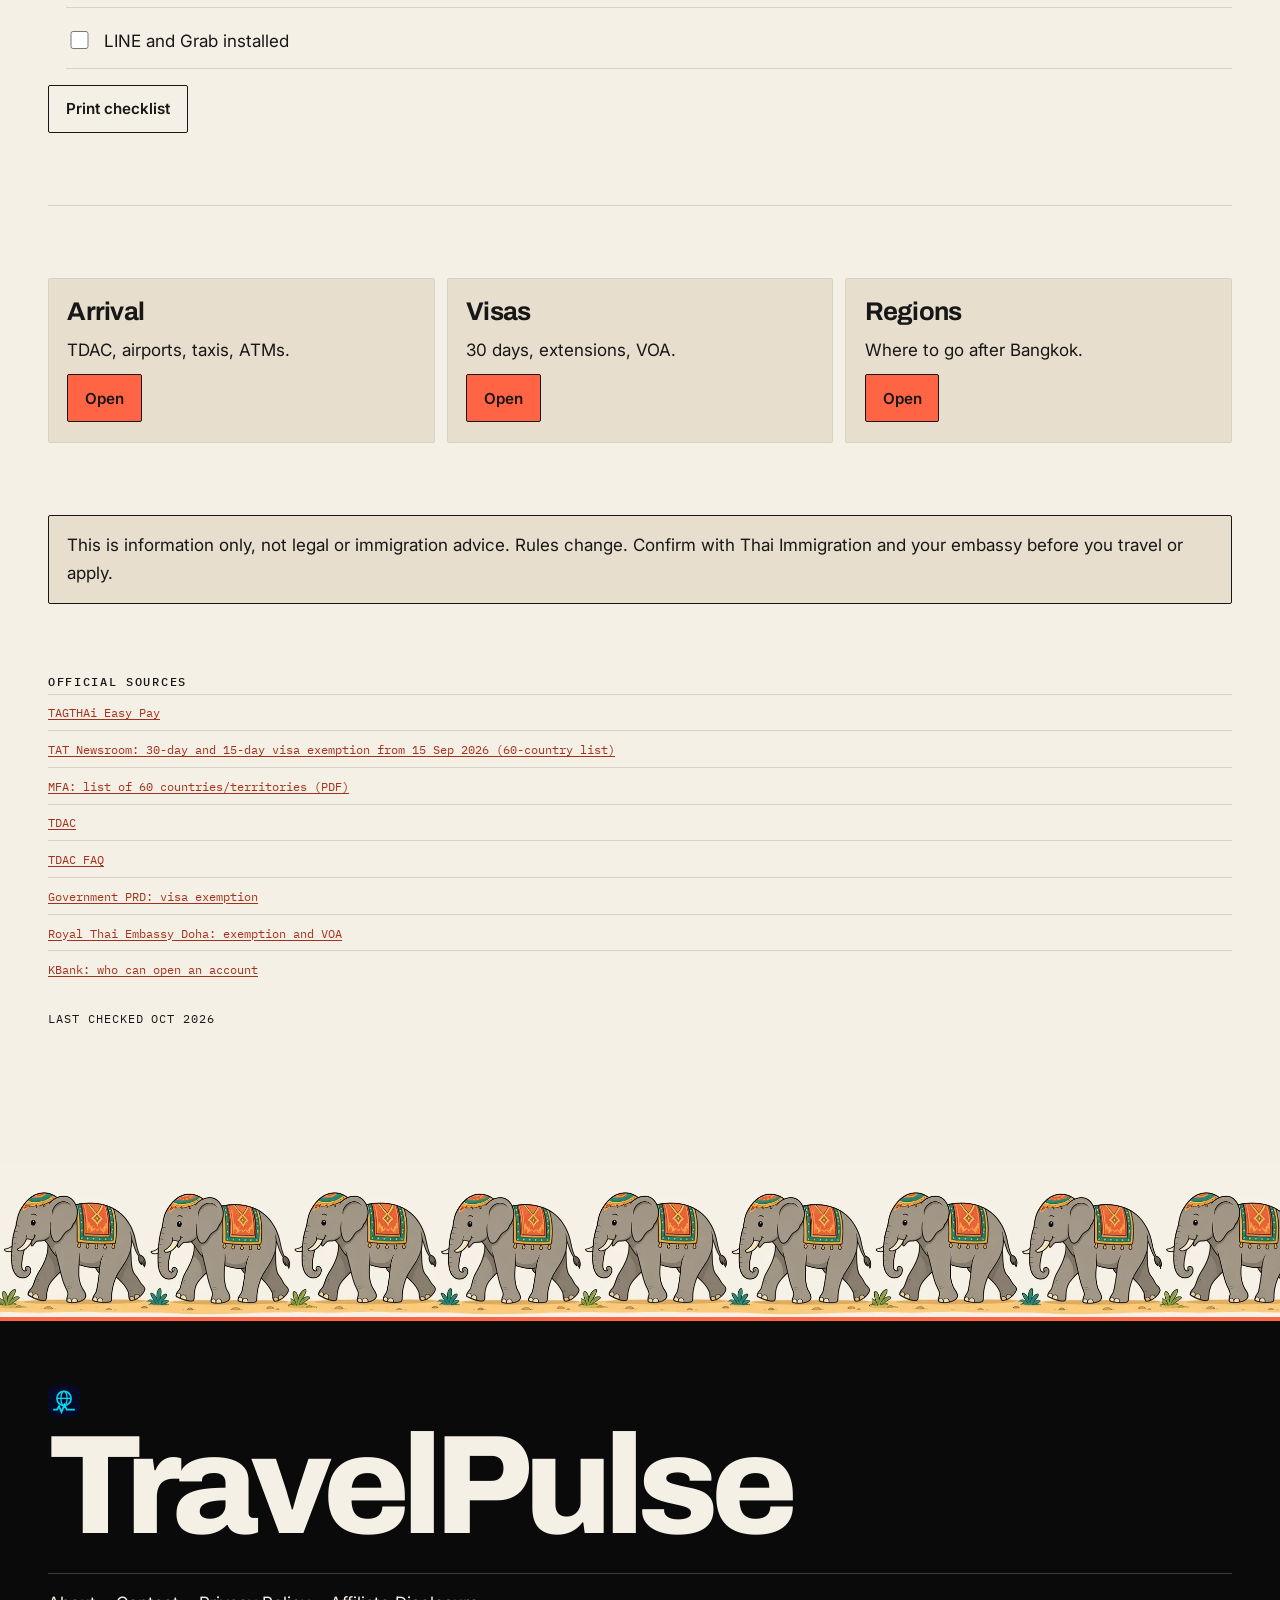
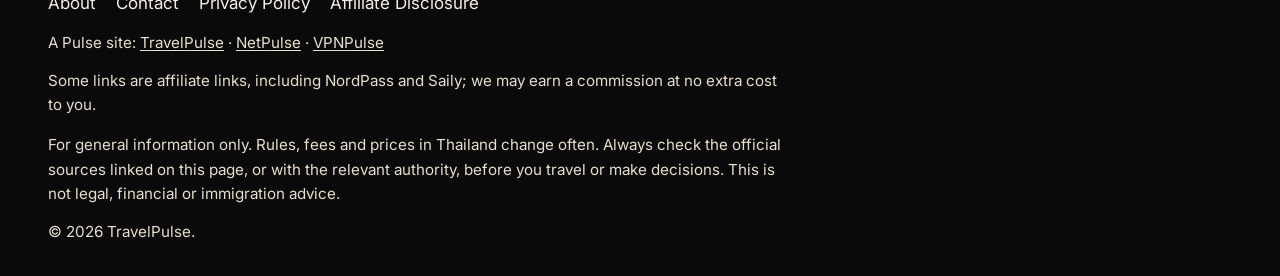
<file: tourists.html>
<!DOCTYPE html>
<html lang="en">
<head>
  <meta charset="UTF-8">
  <meta name="viewport" content="width=device-width, initial-scale=1.0">
  <meta name="theme-color" content="#F5F0E6">
  <title>Thailand for tourists - TravelPulse</title>
  <link rel="icon" type="image/svg+xml" href="img/travelpulse-icon.svg">
  <meta name="description" content="30-day visa exemption, TDAC, eSIM, cash and the first-week checklist for a short trip to Thailand.">
  <link rel="canonical" href="https://travelpulse.site/thailand/tourists.html">
  <meta property="og:title" content="Thailand for tourists - TravelPulse">
  <meta property="og:description" content="30-day visa exemption, TDAC, eSIM, cash and the first-week checklist for a short trip to Thailand.">
  <meta property="og:url" content="https://travelpulse.site/thailand/tourists.html">
  <meta property="og:type" content="website">
  <meta property="og:site_name" content="TravelPulse">
  <meta name="twitter:card" content="summary">
  <link rel="preconnect" href="https://fonts.googleapis.com">
  <link rel="preconnect" href="https://fonts.gstatic.com" crossorigin>
  <link href="https://fonts.googleapis.com/css2?family=Archivo:wght@600;700;800&family=IBM+Plex+Mono:wght@400;500&family=Inter:wght@400;500;600&family=Noto+Sans+Thai:wght@400;500;700&display=swap" rel="stylesheet">
  <link rel="stylesheet" href="assets/css/style.css">
  <script>document.documentElement.classList.add("js");</script>
  
</head>
<body>
  <a class="skip-link" href="#main">Skip to content</a>
  <header class="site-header">
    <nav class="site-nav" aria-label="Primary">
      <a class="wordmark" href="index.html">TravelPulse <span class="wm-slash">/</span> Thailand</a>
      <details class="nav-details">
        <summary class="nav-toggle">
          <span class="nav-toggle-bars" aria-hidden="true"><span></span><span></span><span></span></span>
          <span class="label-open">Menu</span>
          <span class="label-close">Close</span>
        </summary>
        <div class="nav-panel" id="primary-menu">
          <ul class="nav-links">
            <li><a href="tourists.html" aria-current="page">Tourists <span class="num">01</span></a></li>
            <li><a href="nomads.html">Nomads <span class="num">02</span></a></li>
            <li><a href="retirees.html">Retirees <span class="num">03</span></a></li>
            <li><a href="arrival.html">Arrival <span class="num">04</span></a></li>
            <li><a href="visas.html">Visas <span class="num">05</span></a></li>
            <li><a href="money.html">Money <span class="num">06</span></a></li>
            <li><a href="transport.html">Transport <span class="num">07</span></a></li>
            <li class="nav-guides">
              <details class="guides-details">
                <summary>Guides <span class="num">08</span></summary>
                <ul class="nav-sub" id="guides-menu">
                <li><a href="living.html">Tips <span class="num">09</span></a></li>
                <li><a href="regions.html">Regions <span class="num">10</span></a></li>
                  <li><a href="index.html">Thailand</a></li>
                  <li><a href="https://travelpulse.site/">← TravelPulse</a></li>
                </ul>
              </details>
            </li>
          </ul>
        </div>
      </details>
    </nav>
  </header>

  <main id="main" class="page-wrap" tabindex="-1">
    <div class="container">
      <div class="vpn-wrap">
        <header class="vpn-intro">
          <div class="hero-copy">
            <h1>Tourists</h1>
            <p class="lede">A first visit, one to four weeks, staying 30 days or less. This track is the airport, the stamp, a working phone, and a ride to the hotel.</p>
          </div>
          <img class="hero-illu" src="img/illustrations/tourists.webp" alt="Cartoon illustration of a food stall, paper lanterns, a backpack and a camera by a temple" width="1280" height="720" decoding="async" fetchpriority="high">
        </header>

        <div class="policy-section">
          <h2>Who this is for</h2>
          <p>Short holidays. You are not opening a Thai bank account, not applying for a DTV, and not reporting every 90 days. You want the entry rules, data on landing, cash that works, and the apps everyone else is using.</p>
        </div>

        <div class="policy-section">
          <h2>Visa route</h2>
          <p>From 15 September 2026, nationals of 60 countries (including the UK, US, EU states, Australia, Canada and New Zealand) get <strong>30 days</strong> for tourism under visa exemption. Seychelles and Mauritius get 15 days. Argentina, Brazil, Chile, South Korea and Peru keep 90 days under bilateral agreements.</p>
          <p>Visa on Arrival now applies only to Azerbaijan, Belarus and Serbia: 15 days, 2,000 THB.</p>
          <p>Land and sea visa-exempt entries are limited to <strong>two per calendar year</strong>, except for Malaysia, Brunei, Indonesia and Singapore.</p>
          <p>You can ask to extend once, by up to 30 days, at immigration before your permitted stay ends. Approval is at the officer's discretion (<a href="https://brussels.thaiembassy.org/en/page/visa-exemption" target="_blank" rel="noopener">Embassy Brussels</a>). The fee is 1,900 THB (<a href="https://bangkok.immigration.go.th/en/fee_en/" target="_blank" rel="noopener">Immigration fees</a>).</p>
          
          <p><a href="visas.html">Stay-length picker and full visa notes</a></p>
        </div>

        <div class="policy-section">
          <h2>Before you fly</h2>
          <ul>
            <li>Submit a <a href="https://tdac.immigration.go.th/arrival-card/#/home" target="_blank" rel="noopener">TDAC</a> within 3 days before arrival, including arrival day. It is free. Paid look-alike sites are a scam.</li>
            <li>Install an eSIM on wifi at home, or plan to buy a tourist SIM at the airport with your passport. <a href="esim.html">eSIM guide</a>.</li>
            <li>Keep an onward ticket and accommodation details handy. Officers may also ask visa-exempt visitors to show cash of 20,000 THB per person, or 40,000 THB per family.</li>
            <li>Turn data roaming off on your home line.</li>
          </ul>
        </div>

        <div class="policy-section">
          <h2>Money</h2>
          <p>Tourists cannot open a normal Thai bank account (<a href="money.html#thai-banks">bank comparison</a>). To pay PromptPay QR codes, the official <a href="https://www.tagthai.com/easy-pay" target="_blank" rel="noopener">TAGTHAi Easy Pay</a> e-wallet links your own card (<a href="money.html#tagthai-easy-pay">details</a>). Use cash, cards, and a multi-currency card such as Wise. Thai ATMs charge foreign cards a flat fee per withdrawal, shown on screen. Kasikornbank's schedule effective 22 September 2026 is 250 THB for Visa or UnionPay and 350 THB for Mastercard; other banks set their own (<a href="https://www.kasikornbank.com/en/rate/fee/feePDF/servicingfees-en-22092026.pdf" target="_blank" rel="noopener">KBank fees</a>). Always decline dynamic currency conversion. Change a small amount at the airport only if you need taxi cash; city exchangers are usually a better rate.</p>
          
          <p><a href="money.html">Banking and money</a></p>
        </div>

        <div class="policy-section">
          <h2>Insurance</h2>
          <p>Private hospital bills add up. Motorbike accidents are often excluded unless the policy says otherwise and you hold a valid licence. For a short trip, a traditional travel policy is the usual fit. Read the motorbike, deductible, and evacuation lines before you pay.</p>
          <p><a href="insurance.html">Travel insurance</a></p>
        </div>

        <div class="policy-section">
          <h2>Getting around and apps</h2>
          <p>Grab and Bolt cover rides in the main cities. Agree a tuk-tuk price before you sit down. Install LINE (hotels and tour desks use it) and Grab before you need a driver. <a href="transport.html">Transport</a> · <a href="apps.html">Apps</a></p>
        </div>

        <div class="policy-section">
          <h2>Tourist checklist</h2>
          <ul class="checklist" data-checklist="tourist">
            <li><label><input type="checkbox" data-key="tdac"> TDAC submitted, screenshot saved</label></li>
            <li><label><input type="checkbox" data-key="onward"> Onward ticket and hotel name in your notes</label></li>
            <li><label><input type="checkbox" data-key="esim"> eSIM installed, or passport ready for a tourist SIM</label></li>
            <li><label><input type="checkbox" data-key="roam"> Home-line data roaming off</label></li>
            <li><label><input type="checkbox" data-key="ins"> Travel insurance policy downloaded</label></li>
            <li><label><input type="checkbox" data-key="apps"> LINE and Grab installed</label></li>
          </ul>
          <div class="checklist-actions">
            <button type="button" class="btn btn-ghost" data-print>Print checklist</button>
          </div>
        </div>

        <div class="tools-grid follow-grid">
          <article class="tool-card"><h3>Arrival</h3><p>TDAC, airports, taxis, ATMs.</p><a class="btn btn-primary" href="arrival.html">Open</a></article>
          <article class="tool-card"><h3>Visas</h3><p>30 days, extensions, VOA.</p><a class="btn btn-primary" href="visas.html">Open</a></article>
          <article class="tool-card"><h3>Regions</h3><p>Where to go after Bangkok.</p><a class="btn btn-primary" href="regions.html">Open</a></article>
        </div>
                <aside class="disclaimer-box" role="note">
          <p>This is information only, not legal or immigration advice. Rules change. Confirm with Thai Immigration and your embassy before you travel or apply.</p>
        </aside>
                <section class="sources" aria-labelledby="sources-title">
          <h2 id="sources-title">Official sources</h2>
          <ul>
            <li><a href="https://www.tagthai.com/easy-pay" target="_blank" rel="noopener">TAGTHAi Easy Pay</a></li>
            <li><a href="https://www.tatnews.org/2026/09/thailand-introduces-new-30-day-and-15-day-visa-exemption-rules-from-15-september/" target="_blank" rel="noopener">TAT Newsroom: 30-day and 15-day visa exemption from 15 Sep 2026 (60-country list)</a></li>
            <li><a href="https://image.mfa.go.th/mfa/0/zE6021nSnu/0303/%E0%B8%9C.30.pdf" target="_blank" rel="noopener">MFA: list of 60 countries/territories (PDF)</a></li>
            <li><a href="https://tdac.immigration.go.th/arrival-card/#/home" target="_blank" rel="noopener">TDAC</a></li>
            <li><a href="https://tdac.immigration.go.th/manual/en/faq.html" target="_blank" rel="noopener">TDAC FAQ</a></li>
            <li><a href="https://thailand.prd.go.th/en/content/category/detail/id/48/iid/538547" target="_blank" rel="noopener">Government PRD: visa exemption</a></li>
            <li><a href="https://doha.thaiembassy.org/en/publicservice/tourist-visa-exemption-visa-on-arrival?menu=" target="_blank" rel="noopener">Royal Thai Embassy Doha: exemption and VOA</a></li>
            <li><a href="https://www.kasikornbank.com/en/personal/account/pages/savings.aspx" target="_blank" rel="noopener">KBank: who can open an account</a></li>
          </ul>
          <p class="last-checked">Last checked Oct 2026</p>
          </section>
      </div>
    </div>
  </main>
  <div class="elephant-strip" aria-hidden="true"></div>
  <footer class="site-footer">
    <div class="container">
      <a href="index.html" class="logo"><img class="logo-icon" src="img/travelpulse-icon.svg" alt="" width="28" height="28">TravelPulse</a>
      <ul class="footer-links">
        <li><a href="https://travelpulse.site/about.html">About</a></li>
        <li><a href="https://travelpulse.site/contact.html">Contact</a></li>
        <li><a href="https://travelpulse.site/privacy.html">Privacy Policy</a></li>
        <li><a href="https://travelpulse.site/affiliate-disclosure.html">Affiliate Disclosure</a></li>
      </ul>
      <p class="footer-copy">A Pulse site: <a href="https://travelpulse.site/">TravelPulse</a> · <a href="https://netpulse.site" target="_blank" rel="noopener">NetPulse</a> · <a href="https://vpnpulse.site" target="_blank" rel="noopener">VPNPulse</a></p>
      <p class="footer-copy">Some links are affiliate links, including NordPass and Saily; we may earn a commission at no extra cost to you.</p>
      <p class="footer-disclaimer">For general information only. Rules, fees and prices in Thailand change often. Always check the official sources linked on this page, or with the relevant authority, before you travel or make decisions. This is not legal, financial or immigration advice.</p>
      <p class="footer-copy">&copy; 2026 TravelPulse.</p>
    </div>
  </footer>
  <script src="thailand.js"></script>
</body>
</html>
</file>
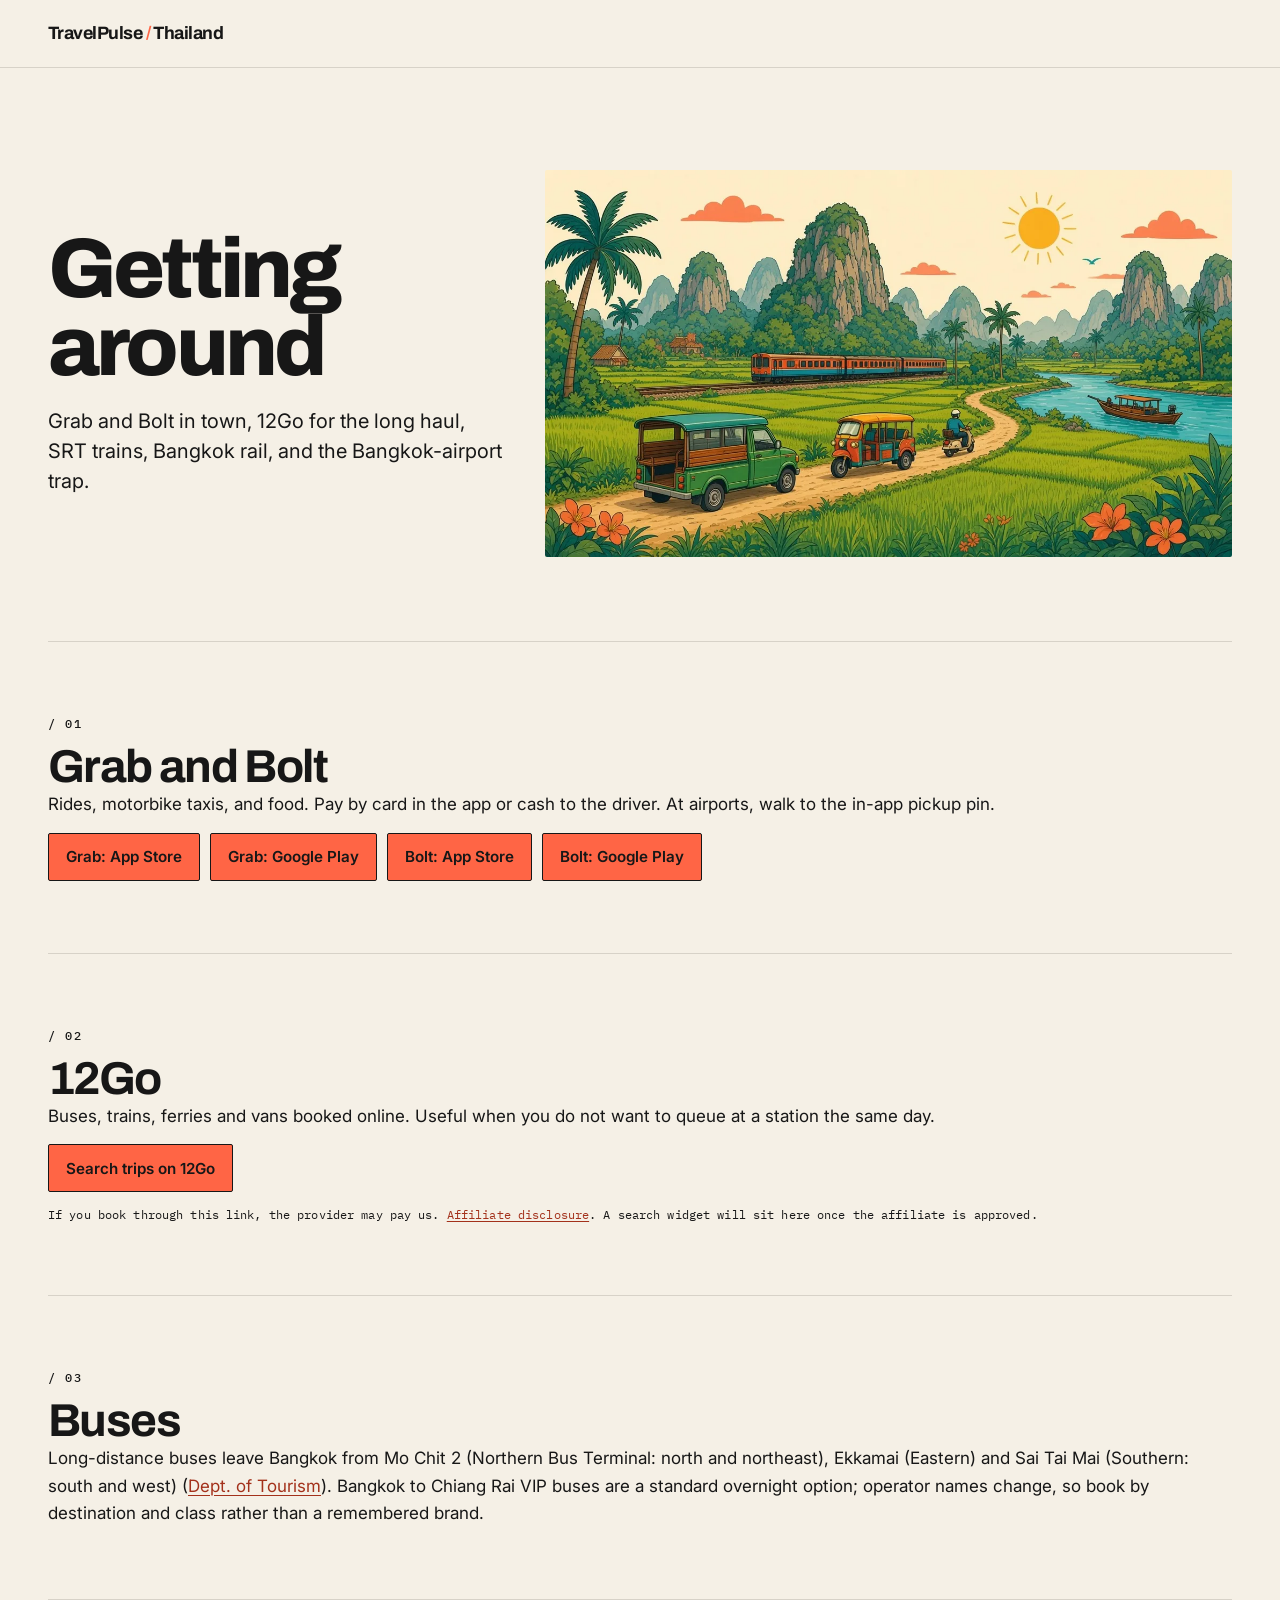
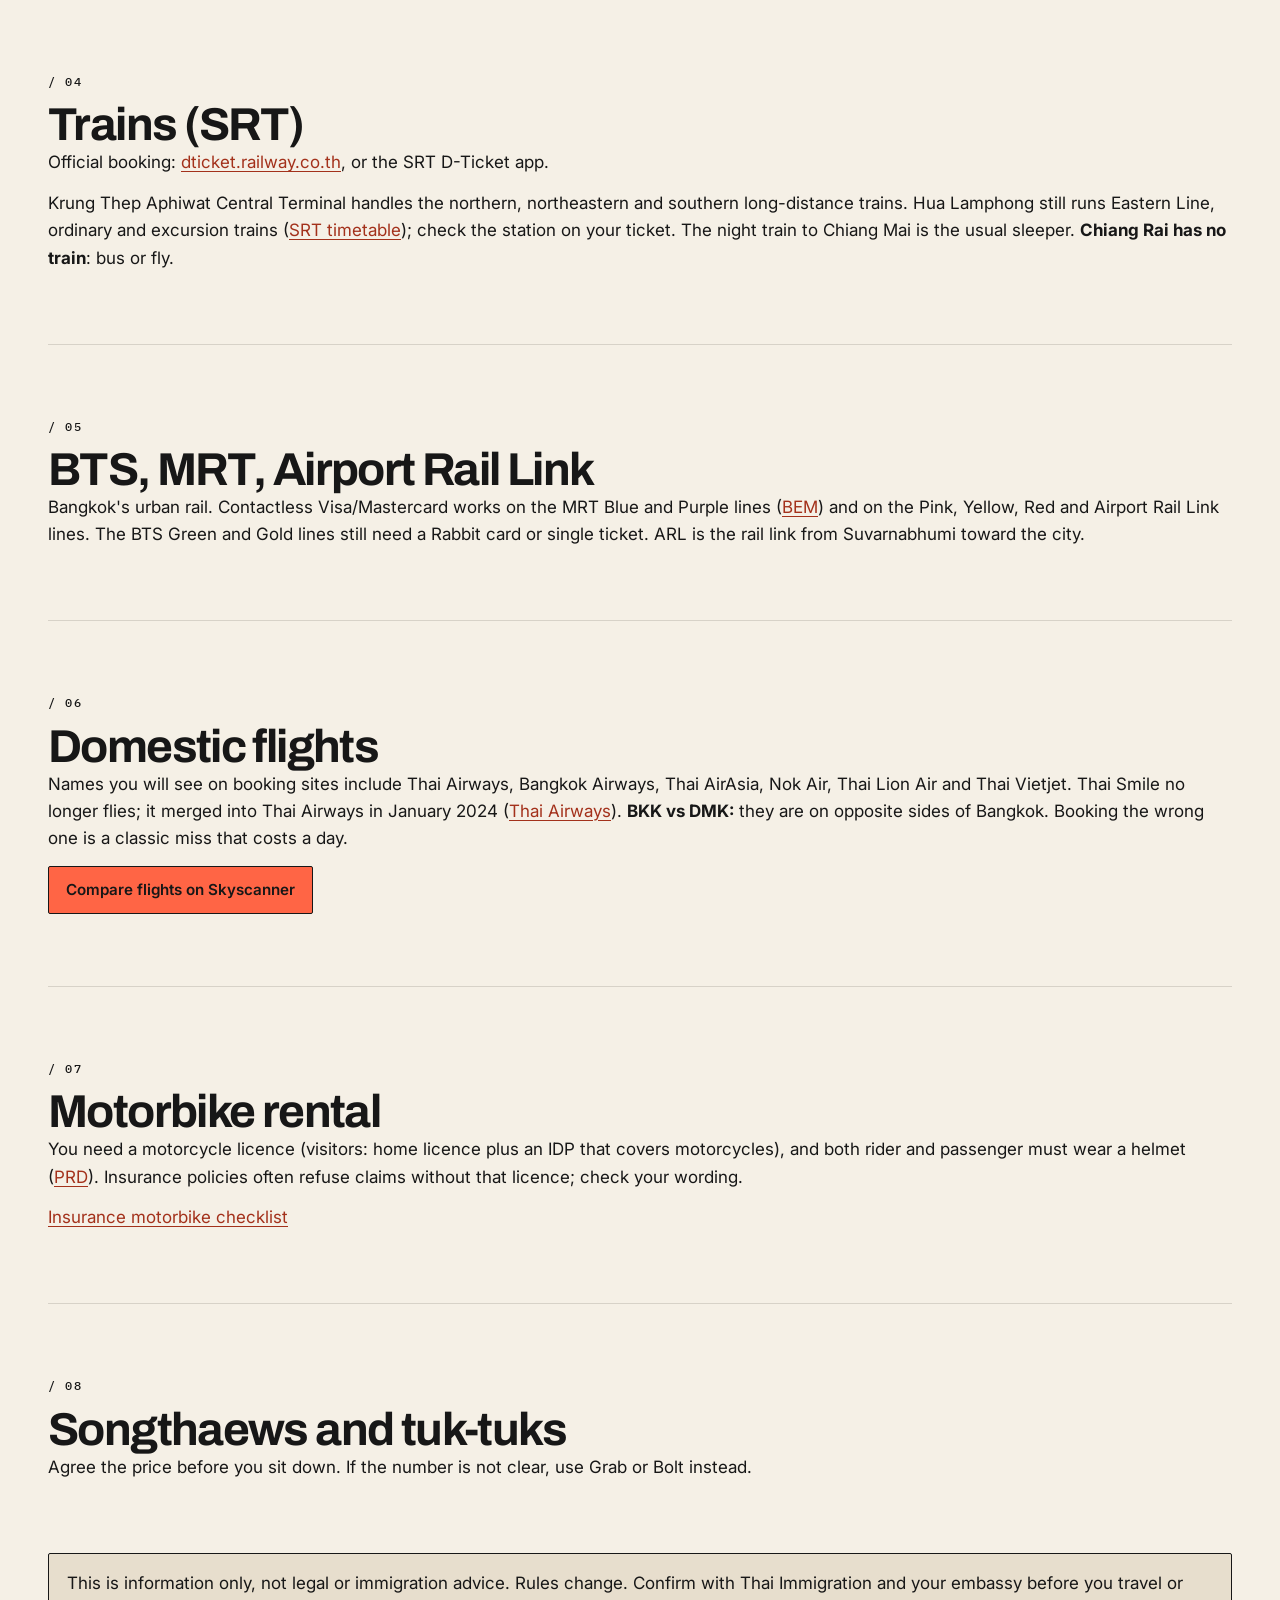
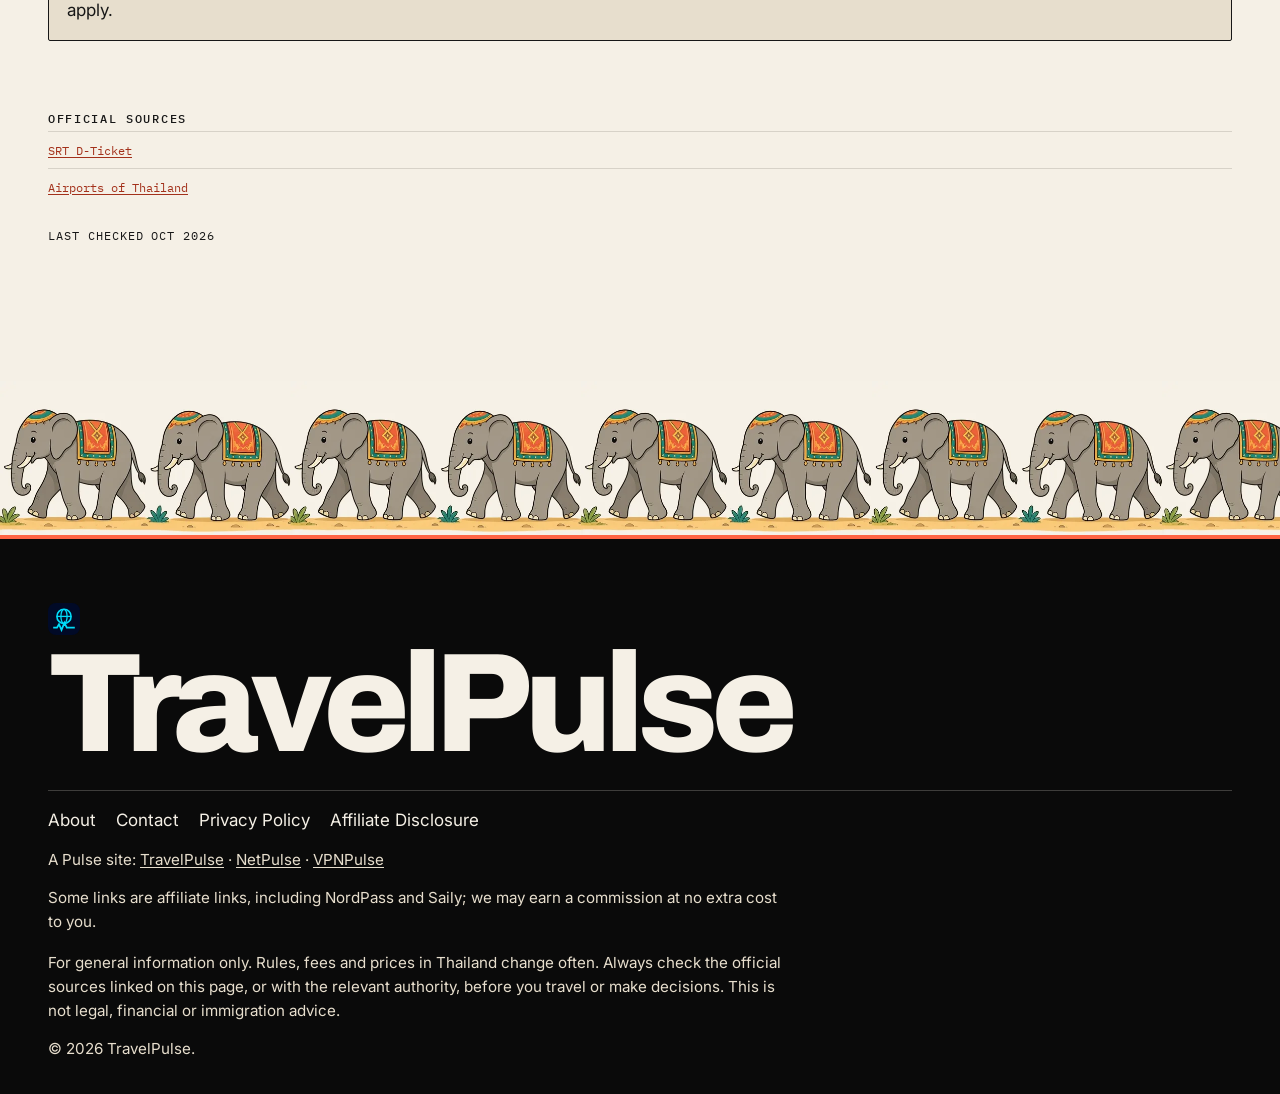
<file: transport.html>
<!DOCTYPE html>
<html lang="en">
<head>
  <meta charset="UTF-8">
  <meta name="viewport" content="width=device-width, initial-scale=1.0">
  <meta name="theme-color" content="#F5F0E6">
  <title>Getting around Thailand - TravelPulse</title>
  <link rel="icon" type="image/svg+xml" href="img/travelpulse-icon.svg">
  <meta name="description" content="Grab, Bolt, 12Go, buses, SRT trains, BTS/MRT, domestic flights, motorbikes. Chiang Rai has no train.">
  <link rel="canonical" href="https://travelpulse.site/thailand/transport.html">
  <meta property="og:title" content="Getting around Thailand - TravelPulse">
  <meta property="og:description" content="Grab, Bolt, 12Go, buses, SRT trains, BTS/MRT, domestic flights, motorbikes. Chiang Rai has no train.">
  <meta property="og:url" content="https://travelpulse.site/thailand/transport.html">
  <meta property="og:type" content="website">
  <meta property="og:site_name" content="TravelPulse">
  <meta name="twitter:card" content="summary">
  <link rel="preconnect" href="https://fonts.googleapis.com">
  <link rel="preconnect" href="https://fonts.gstatic.com" crossorigin>
  <link href="https://fonts.googleapis.com/css2?family=Archivo:wght@600;700;800&family=IBM+Plex+Mono:wght@400;500&family=Inter:wght@400;500;600&family=Noto+Sans+Thai:wght@400;500;700&display=swap" rel="stylesheet">
  <link rel="stylesheet" href="assets/css/style.css">
  <script>document.documentElement.classList.add("js");</script>
  
</head>
<body>
  <a class="skip-link" href="#main">Skip to content</a>
  <header class="site-header">
    <nav class="site-nav" aria-label="Primary">
      <a class="wordmark" href="index.html">TravelPulse <span class="wm-slash">/</span> Thailand</a>
      <details class="nav-details">
        <summary class="nav-toggle">
          <span class="nav-toggle-bars" aria-hidden="true"><span></span><span></span><span></span></span>
          <span class="label-open">Menu</span>
          <span class="label-close">Close</span>
        </summary>
        <div class="nav-panel" id="primary-menu">
          <ul class="nav-links">
            <li><a href="tourists.html">Tourists <span class="num">01</span></a></li>
            <li><a href="nomads.html">Nomads <span class="num">02</span></a></li>
            <li><a href="retirees.html">Retirees <span class="num">03</span></a></li>
            <li><a href="arrival.html">Arrival <span class="num">04</span></a></li>
            <li><a href="visas.html">Visas <span class="num">05</span></a></li>
            <li><a href="money.html">Money <span class="num">06</span></a></li>
            <li><a href="transport.html" aria-current="page">Transport <span class="num">07</span></a></li>
            <li class="nav-guides">
              <details class="guides-details">
                <summary>Guides <span class="num">08</span></summary>
                <ul class="nav-sub" id="guides-menu">
                <li><a href="living.html">Tips <span class="num">09</span></a></li>
                <li><a href="regions.html">Regions <span class="num">10</span></a></li>
                  <li><a href="index.html">Thailand</a></li>
                  <li><a href="https://travelpulse.site/">← TravelPulse</a></li>
                </ul>
              </details>
            </li>
          </ul>
        </div>
      </details>
    </nav>
  </header>

  <main id="main" class="page-wrap" tabindex="-1">
    <div class="container">
      <div class="vpn-wrap">
        <header class="vpn-intro">
          <div class="hero-copy">
            <h1>Getting around</h1>
            <p class="lede">Grab and Bolt in town, 12Go for the long haul, SRT trains, Bangkok rail, and the Bangkok-airport trap.</p>
          </div>
          <img class="hero-illu" src="img/illustrations/transport.webp" alt="Cartoon illustration of a train, van, tuk-tuk, scooter and boat in the Thai countryside" width="1280" height="720" decoding="async" fetchpriority="high">
        </header>

        <div class="policy-section">
          <h2>Grab and Bolt</h2>
          <p>Rides, motorbike taxis, and food. Pay by card in the app or cash to the driver. At airports, walk to the in-app pickup pin.</p>
          <p class="store-links">
            <a class="btn btn-primary btn-store" href="https://apps.apple.com/app/id647268330" target="_blank" rel="noopener">Grab: App Store</a>
            <a class="btn btn-primary btn-store" href="https://play.google.com/store/apps/details?id=com.grabtaxi.passenger" target="_blank" rel="noopener">Grab: Google Play</a>
            <a class="btn btn-primary btn-store" href="https://apps.apple.com/app/id675033630" target="_blank" rel="noopener">Bolt: App Store</a>
            <a class="btn btn-primary btn-store" href="https://play.google.com/store/apps/details?id=ee.mtakso.client" target="_blank" rel="noopener">Bolt: Google Play</a>
          </p>
        </div>

        <div class="policy-section">
          <h2>12Go</h2>
          <p>Buses, trains, ferries and vans booked online. Useful when you do not want to queue at a station the same day.</p>
          <p>
            <a class="btn btn-primary" href="https://12go.asia" target="_blank" rel="nofollow sponsored noopener" data-affiliate="TODO">Search trips on 12Go</a>
          </p>
          <p class="tool-caption">If you book through this link, the provider may pay us. <a href="https://travelpulse.site/affiliate-disclosure.html">Affiliate disclosure</a>. A search widget will sit here once the affiliate is approved.</p>
        </div>

        <div class="policy-section">
          <h2>Buses</h2>
          <p>Long-distance buses leave Bangkok from Mo Chit 2 (Northern Bus Terminal: north and northeast), Ekkamai (Eastern) and Sai Tai Mai (Southern: south and west) (<a href="https://tfo.dot.go.th/about-thailand/transportations/" target="_blank" rel="noopener">Dept. of Tourism</a>). Bangkok to Chiang Rai VIP buses are a standard overnight option; operator names change, so book by destination and class rather than a remembered brand.</p>
          
        </div>

        <div class="policy-section">
          <h2>Trains (SRT)</h2>
          <p>Official booking: <a href="https://dticket.railway.co.th" target="_blank" rel="noopener">dticket.railway.co.th</a>, or the SRT D-Ticket app.</p>
          
          <p>Krung Thep Aphiwat Central Terminal handles the northern, northeastern and southern long-distance trains. Hua Lamphong still runs Eastern Line, ordinary and excursion trains (<a href="https://www.railway.co.th/SRTTimetable/" target="_blank" rel="noopener">SRT timetable</a>); check the station on your ticket. The night train to Chiang Mai is the usual sleeper. <strong>Chiang Rai has no train</strong>: bus or fly.</p>
          
        </div>

        <div class="policy-section">
          <h2>BTS, MRT, Airport Rail Link</h2>
          <p>Bangkok's urban rail. Contactless Visa/Mastercard works on the MRT Blue and Purple lines (<a href="https://metro.bemplc.co.th/MRTEMV-Contactless-FAQs?lang=en" target="_blank" rel="noopener">BEM</a>) and on the Pink, Yellow, Red and Airport Rail Link lines. The BTS Green and Gold lines still need a Rabbit card or single ticket. ARL is the rail link from Suvarnabhumi toward the city.</p>
          
        </div>

        <div class="policy-section">
          <h2>Domestic flights</h2>
          <p>Names you will see on booking sites include Thai Airways, Bangkok Airways, Thai AirAsia, Nok Air, Thai Lion Air and Thai Vietjet. Thai Smile no longer flies; it merged into Thai Airways in January 2024 (<a href="https://www.thaiairways.com/en-us/content/company-profile/timeline-and-history/" target="_blank" rel="noopener">Thai Airways</a>). <strong>BKK vs DMK:</strong> they are on opposite sides of Bangkok. Booking the wrong one is a classic miss that costs a day.</p>
          <p>
            <a class="btn btn-primary" href="https://www.skyscanner.net/" target="_blank" rel="noopener" data-affiliate="skyscanner-TODO">Compare flights on Skyscanner</a>
          </p>
        </div>

        <div class="policy-section">
          <h2>Motorbike rental</h2>
          <p>You need a motorcycle licence (visitors: home licence plus an IDP that covers motorcycles), and both rider and passenger must wear a helmet (<a href="https://www.prd.go.th/th/content/category/detail/id/39/iid/393750" target="_blank" rel="noopener">PRD</a>). Insurance policies often refuse claims without that licence; check your wording.</p>
          
          <p><a href="insurance.html">Insurance motorbike checklist</a></p>
        </div>

        <div class="policy-section">
          <h2>Songthaews and tuk-tuks</h2>
          <p>Agree the price before you sit down. If the number is not clear, use Grab or Bolt instead.</p>
        </div>
                <aside class="disclaimer-box" role="note">
          <p>This is information only, not legal or immigration advice. Rules change. Confirm with Thai Immigration and your embassy before you travel or apply.</p>
        </aside>
                <section class="sources" aria-labelledby="sources-title">
          <h2 id="sources-title">Official sources</h2>
          <ul>
            <li><a href="https://dticket.railway.co.th" target="_blank" rel="noopener">SRT D-Ticket</a></li>
            <li><a href="https://www.airportthai.co.th" target="_blank" rel="noopener">Airports of Thailand</a></li>
          </ul>
          <p class="last-checked">Last checked Oct 2026</p>
          </section>
      </div>
    </div>
  </main>
  <div class="elephant-strip" aria-hidden="true"></div>
  <footer class="site-footer">
    <div class="container">
      <a href="index.html" class="logo"><img class="logo-icon" src="img/travelpulse-icon.svg" alt="" width="28" height="28">TravelPulse</a>
      <ul class="footer-links">
        <li><a href="https://travelpulse.site/about.html">About</a></li>
        <li><a href="https://travelpulse.site/contact.html">Contact</a></li>
        <li><a href="https://travelpulse.site/privacy.html">Privacy Policy</a></li>
        <li><a href="https://travelpulse.site/affiliate-disclosure.html">Affiliate Disclosure</a></li>
      </ul>
      <p class="footer-copy">A Pulse site: <a href="https://travelpulse.site/">TravelPulse</a> · <a href="https://netpulse.site" target="_blank" rel="noopener">NetPulse</a> · <a href="https://vpnpulse.site" target="_blank" rel="noopener">VPNPulse</a></p>
      <p class="footer-copy">Some links are affiliate links, including NordPass and Saily; we may earn a commission at no extra cost to you.</p>
      <p class="footer-disclaimer">For general information only. Rules, fees and prices in Thailand change often. Always check the official sources linked on this page, or with the relevant authority, before you travel or make decisions. This is not legal, financial or immigration advice.</p>
      <p class="footer-copy">&copy; 2026 TravelPulse.</p>
    </div>
  </footer>
  <script src="thailand.js"></script>
</body>
</html>
</file>
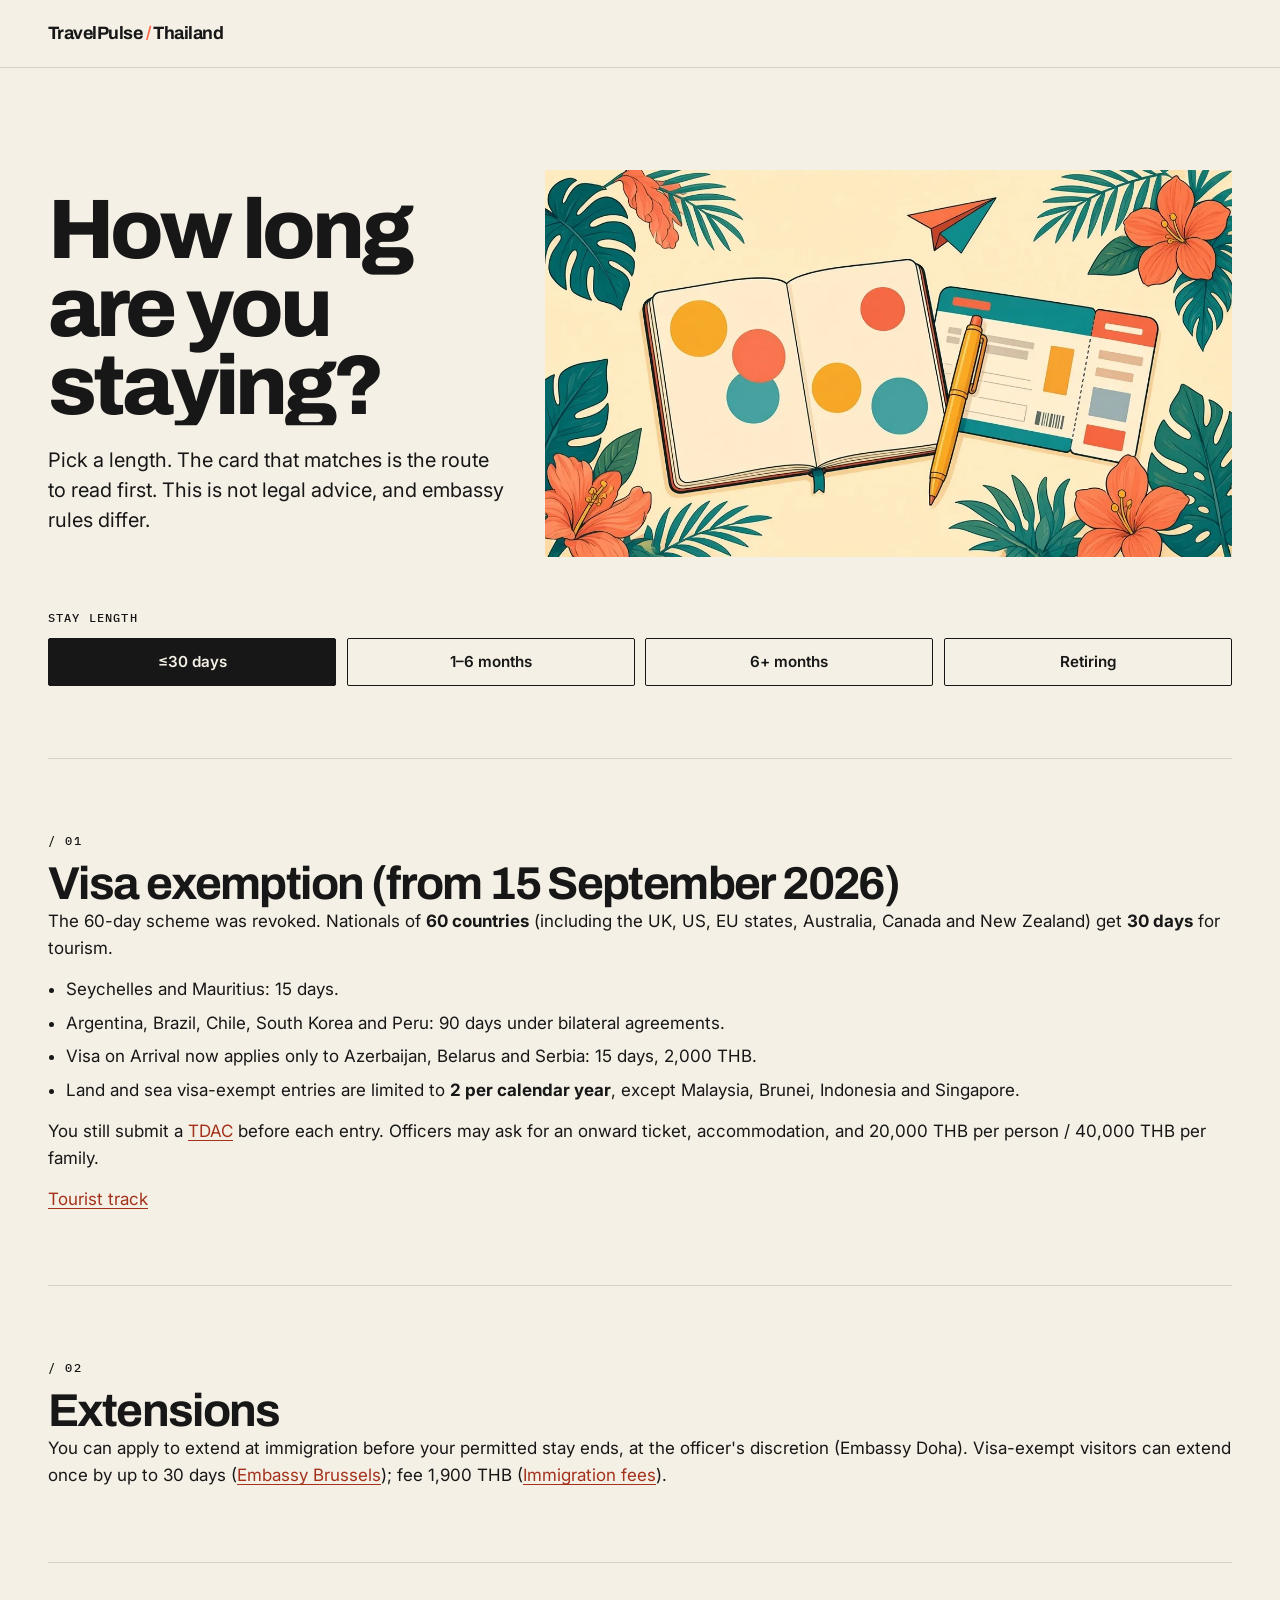
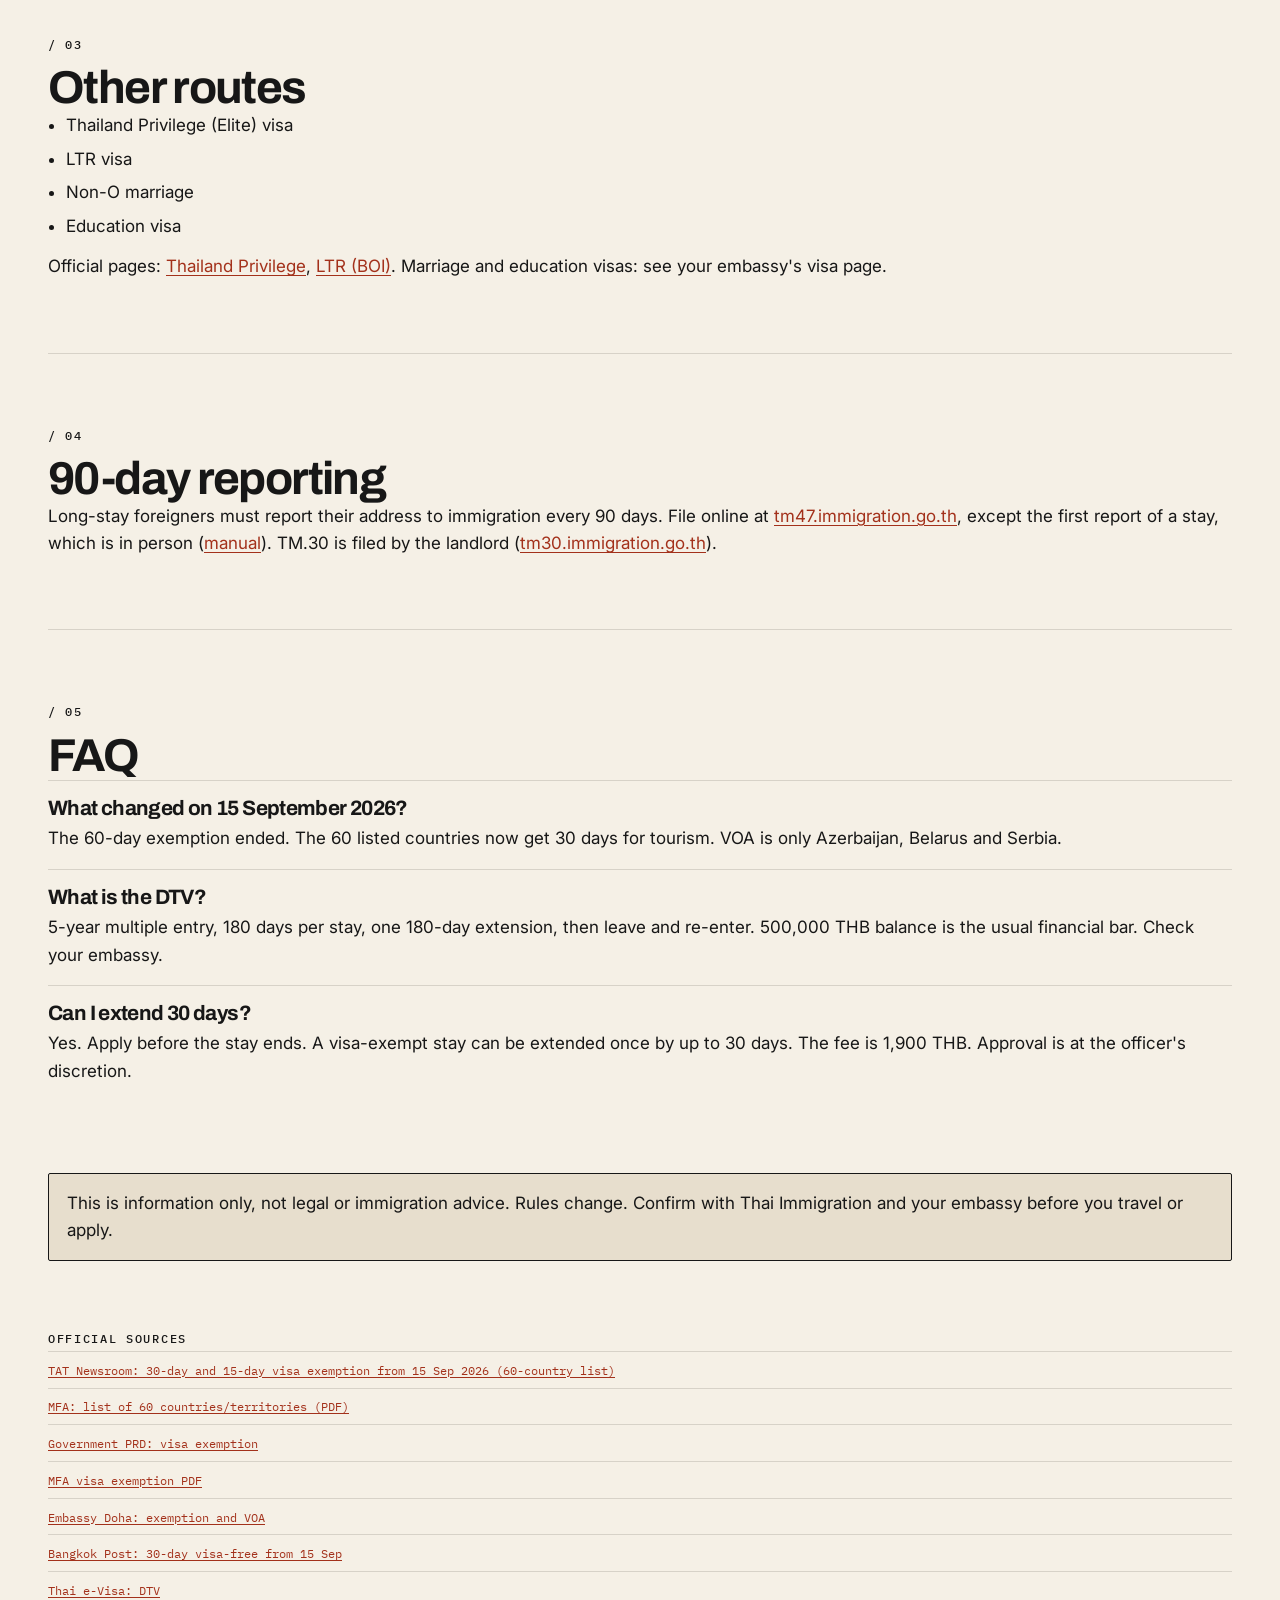
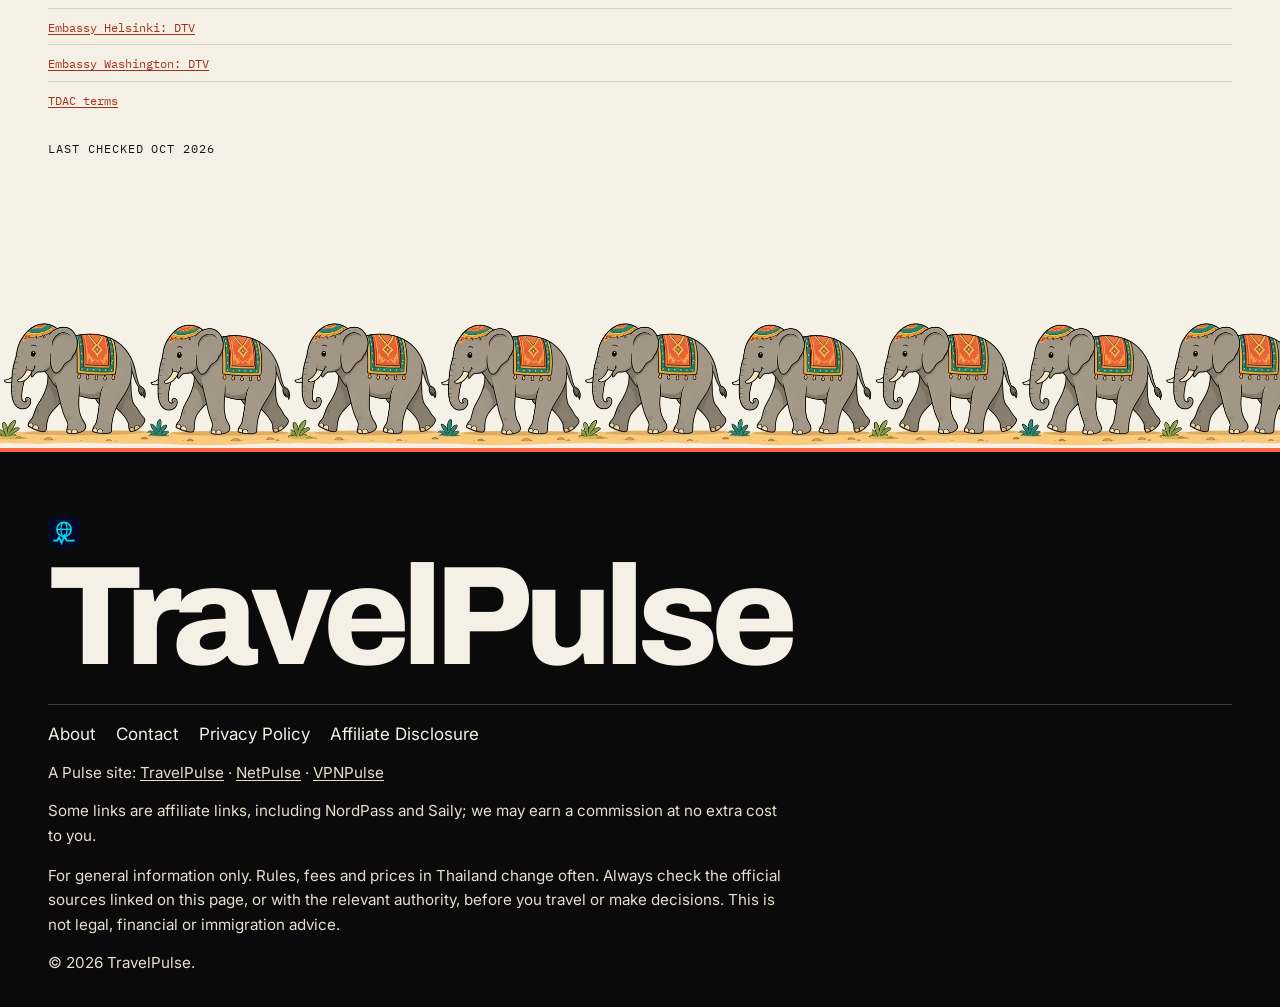
<file: visas.html>
<!DOCTYPE html>
<html lang="en">
<head>
  <meta charset="UTF-8">
  <meta name="viewport" content="width=device-width, initial-scale=1.0">
  <meta name="theme-color" content="#F5F0E6">
  <title>Thailand visas and stay rules - TravelPulse</title>
  <link rel="icon" type="image/svg+xml" href="img/travelpulse-icon.svg">
  <meta name="description" content="30-day visa exemption from 15 September 2026, DTV, retirement O/O-A, extensions and 90-day reporting. Not legal advice.">
  <link rel="canonical" href="https://travelpulse.site/thailand/visas.html">
  <meta property="og:title" content="Thailand visas and stay rules - TravelPulse">
  <meta property="og:description" content="30-day visa exemption from 15 September 2026, DTV, retirement O/O-A, extensions and 90-day reporting. Not legal advice.">
  <meta property="og:url" content="https://travelpulse.site/thailand/visas.html">
  <meta property="og:type" content="website">
  <meta property="og:site_name" content="TravelPulse">
  <meta name="twitter:card" content="summary">
  <link rel="preconnect" href="https://fonts.googleapis.com">
  <link rel="preconnect" href="https://fonts.gstatic.com" crossorigin>
  <link href="https://fonts.googleapis.com/css2?family=Archivo:wght@600;700;800&family=IBM+Plex+Mono:wght@400;500&family=Inter:wght@400;500;600&family=Noto+Sans+Thai:wght@400;500;700&display=swap" rel="stylesheet">
  <link rel="stylesheet" href="assets/css/style.css">
  <script>document.documentElement.classList.add("js");</script>
  <script type="application/ld+json">
{
  "@context": "https://schema.org",
  "@type": "FAQPage",
  "mainEntity": [
    {
      "@type": "Question",
      "name": "What changed on 15 September 2026?",
      "acceptedAnswer": {
        "@type": "Answer",
        "text": "The 60-day visa exemption was revoked. Nationals of 60 countries now get 30 days for tourism. Seychelles and Mauritius get 15 days. Argentina, Brazil, Chile, South Korea and Peru keep 90 days. Visa on Arrival applies only to Azerbaijan, Belarus and Serbia."
      }
    },
    {
      "@type": "Question",
      "name": "What is the Destination Thailand Visa?",
      "acceptedAnswer": {
        "@type": "Answer",
        "text": "A 5-year multiple-entry visa. Up to 180 days per entry, extendable once by 180 days at immigration, then you must leave and re-enter. Typical requirement: 500,000 THB bank balance. Fee set by each embassy in local currency. Check your embassy."
      }
    },
    {
      "@type": "Question",
      "name": "Can I extend a 30-day visa-exempt stay?",
      "acceptedAnswer": {
        "@type": "Answer",
        "text": "You can apply to extend a visa-exempt stay once, by up to 30 days, at immigration before the permitted stay ends. Approval is at the officer's discretion. The fee is 1,900 THB."
      }
    }
  ]
}
  </script>
</head>
<body>
  <a class="skip-link" href="#main">Skip to content</a>
  <header class="site-header">
    <nav class="site-nav" aria-label="Primary">
      <a class="wordmark" href="index.html">TravelPulse <span class="wm-slash">/</span> Thailand</a>
      <details class="nav-details">
        <summary class="nav-toggle">
          <span class="nav-toggle-bars" aria-hidden="true"><span></span><span></span><span></span></span>
          <span class="label-open">Menu</span>
          <span class="label-close">Close</span>
        </summary>
        <div class="nav-panel" id="primary-menu">
          <ul class="nav-links">
            <li><a href="tourists.html">Tourists <span class="num">01</span></a></li>
            <li><a href="nomads.html">Nomads <span class="num">02</span></a></li>
            <li><a href="retirees.html">Retirees <span class="num">03</span></a></li>
            <li><a href="arrival.html">Arrival <span class="num">04</span></a></li>
            <li><a href="visas.html" aria-current="page">Visas <span class="num">05</span></a></li>
            <li><a href="money.html">Money <span class="num">06</span></a></li>
            <li><a href="transport.html">Transport <span class="num">07</span></a></li>
            <li class="nav-guides">
              <details class="guides-details">
                <summary>Guides <span class="num">08</span></summary>
                <ul class="nav-sub" id="guides-menu">
                <li><a href="living.html">Tips <span class="num">09</span></a></li>
                <li><a href="regions.html">Regions <span class="num">10</span></a></li>
                  <li><a href="index.html">Thailand</a></li>
                  <li><a href="https://travelpulse.site/">← TravelPulse</a></li>
                </ul>
              </details>
            </li>
          </ul>
        </div>
      </details>
    </nav>
  </header>

  <main id="main" class="page-wrap" tabindex="-1">
    <div class="container">
      <div class="vpn-wrap">
        <header class="vpn-intro">
          <div class="hero-copy">
            <h1>How long are you staying?</h1>
            <p class="lede">Pick a length. The card that matches is the route to read first. This is not legal advice, and embassy rules differ.</p>
          </div>
          <img class="hero-illu" src="img/illustrations/visas.webp" alt="Cartoon illustration of an open notebook, a boarding pass and a pen among tropical leaves" width="1280" height="720" decoding="async" fetchpriority="high">
        </header>

        <div class="stay-picker" data-stay-picker data-initial="30">
          <p class="stay-picker-label" id="stay-label">Stay length</p>
          <div class="stay-picker-btns" role="group" aria-labelledby="stay-label">
            <button type="button" class="btn btn-outlined" data-stay="30" aria-pressed="true">≤30 days</button>
            <button type="button" class="btn btn-outlined" data-stay="1-6" aria-pressed="false">1–6 months</button>
            <button type="button" class="btn btn-outlined" data-stay="6plus" aria-pressed="false">6+ months</button>
            <button type="button" class="btn btn-outlined" data-stay="retire" aria-pressed="false">Retiring</button>
          </div>
        </div>

        <article class="policy-section stay-panel" data-stay-panel="30">
          <h2>Visa exemption (from 15 September 2026)</h2>
          <p>The 60-day scheme was revoked. Nationals of <strong>60 countries</strong> (including the UK, US, EU states, Australia, Canada and New Zealand) get <strong>30 days</strong> for tourism.</p>
          <ul>
            <li>Seychelles and Mauritius: 15 days.</li>
            <li>Argentina, Brazil, Chile, South Korea and Peru: 90 days under bilateral agreements.</li>
            <li>Visa on Arrival now applies only to Azerbaijan, Belarus and Serbia: 15 days, 2,000 THB.</li>
            <li>Land and sea visa-exempt entries are limited to <strong>2 per calendar year</strong>, except Malaysia, Brunei, Indonesia and Singapore.</li>
          </ul>
          <p>You still submit a <a href="https://tdac.immigration.go.th/arrival-card/#/home" target="_blank" rel="noopener">TDAC</a> before each entry. Officers may ask for an onward ticket, accommodation, and 20,000 THB per person / 40,000 THB per family.</p>
          <p><a href="tourists.html">Tourist track</a></p>
        </article>

        <article class="policy-section stay-panel" data-stay-panel="1-6" hidden>
          <h2>1–6 months: Destination Thailand Visa</h2>
          <p>The DTV is the usual path for a workcation of months rather than weeks. 5-year multiple entry, up to 180 days per entry, extendable once by 180 days at immigration, then leave and re-enter.</p>
          <p>Bank balance of at least 500,000 THB (many embassies want 3 months of statements), employment or portfolio proof, and a criminal record certificate (Helsinki and Washington list it as required). Apply in your country of nationality or residence. Fee set by each embassy in local currency (350 EUR Helsinki, 400 USD Washington).</p>
          <p>Check <strong>your</strong> embassy. <a href="https://www.thaievisa.go.th/visa/dtv-visa" target="_blank" rel="noopener">thaievisa.go.th DTV</a>.</p>
          <p>Kasikorn Bank does not open accounts for DTV holders. <a href="nomads.html">Nomad track</a> · <a href="money.html">Money</a></p>
        </article>

        <article class="policy-section stay-panel" data-stay-panel="6plus" hidden>
          <h2>6+ months</h2>
          <p>A single DTV entry plus its 180-day extension covers up to a year, then you leave and re-enter on the same 5-year visa. Past that, people look at retirement O / O-A (50+), LTR, Thailand Privilege, marriage Non-O, or an education visa. Each of those has its own tests: <a href="https://www.thaievisa.go.th/visa/retirement" target="_blank" rel="noopener">retirement</a>, <a href="https://ltr.boi.go.th/" target="_blank" rel="noopener">LTR</a>, <a href="https://www.thailandprivilege.co.th/home" target="_blank" rel="noopener">Thailand Privilege</a>.</p>
          
          <p>Long-stay foreigners report their address every 90 days (<a href="https://tm47.immigration.go.th/tm47/" target="_blank" rel="noopener">TM.47 online</a>). TM.30 is the landlord's notification (<a href="https://tm30.immigration.go.th/" target="_blank" rel="noopener">TM.30</a>).</p>
          
        </article>

        <article class="policy-section stay-panel" data-stay-panel="retire" hidden>
          <h2>Retiring: Non-Immigrant O / O-A, 50+</h2>
          <p>Age 50+, and 800,000 THB in the bank, or 65,000 THB monthly income, or a combination of 800,000 THB a year. O-A also needs health insurance of at least 3,000,000 THB (100,000 USD), including COVID-19 treatment, for the whole stay (<a href="https://www.thaievisa.go.th/visa/retirement" target="_blank" rel="noopener">thaievisa retirement</a>, <a href="https://oslo.thaiembassy.org/en/page/non-immigrant-o-a-long-stay?menu=" target="_blank" rel="noopener">Embassy Oslo</a>).</p>
          
          <p>A Non-Immigrant visa is what Kasikorn Bank asks for to open an account. <a href="retirees.html">Retirees track</a></p>
        </article>

        <div class="policy-section">
          <h2>Extensions</h2>
          <p>You can apply to extend at immigration before your permitted stay ends, at the officer's discretion (Embassy Doha). Visa-exempt visitors can extend once by up to 30 days (<a href="https://brussels.thaiembassy.org/en/page/visa-exemption" target="_blank" rel="noopener">Embassy Brussels</a>); fee 1,900 THB (<a href="https://bangkok.immigration.go.th/en/fee_en/" target="_blank" rel="noopener">Immigration fees</a>).</p>
          
        </div>

        <div class="policy-section">
          <h2>Other routes</h2>
          <ul>
            <li>Thailand Privilege (Elite) visa</li>
            <li>LTR visa</li>
            <li>Non-O marriage</li>
            <li>Education visa</li>
          </ul>
          <p>Official pages: <a href="https://www.thailandprivilege.co.th/home" target="_blank" rel="noopener">Thailand Privilege</a>, <a href="https://ltr.boi.go.th/" target="_blank" rel="noopener">LTR (BOI)</a>. Marriage and education visas: see your embassy's visa page.</p>
          
        </div>

        <div class="policy-section">
          <h2>90-day reporting</h2>
          <p>Long-stay foreigners must report their address to immigration every 90 days. File online at <a href="https://tm47.immigration.go.th/tm47/" target="_blank" rel="noopener">tm47.immigration.go.th</a>, except the first report of a stay, which is in person (<a href="https://bangkok.immigration.go.th/en/tm47online-manual/" target="_blank" rel="noopener">manual</a>). TM.30 is filed by the landlord (<a href="https://tm30.immigration.go.th/" target="_blank" rel="noopener">tm30.immigration.go.th</a>).</p>
          
        </div>

        <div class="policy-section">
          <h2>FAQ</h2>
          <div class="faq-list">
            <div class="faq-item"><h3>What changed on 15 September 2026?</h3><p>The 60-day exemption ended. The 60 listed countries now get 30 days for tourism. VOA is only Azerbaijan, Belarus and Serbia.</p></div>
            <div class="faq-item"><h3>What is the DTV?</h3><p>5-year multiple entry, 180 days per stay, one 180-day extension, then leave and re-enter. 500,000 THB balance is the usual financial bar. Check your embassy.</p></div>
            <div class="faq-item"><h3>Can I extend 30 days?</h3><p>Yes. Apply before the stay ends. A visa-exempt stay can be extended once by up to 30 days. The fee is 1,900 THB. Approval is at the officer's discretion.</p></div>
          </div>
        </div>
                <aside class="disclaimer-box" role="note">
          <p>This is information only, not legal or immigration advice. Rules change. Confirm with Thai Immigration and your embassy before you travel or apply.</p>
        </aside>
                <section class="sources" aria-labelledby="sources-title">
          <h2 id="sources-title">Official sources</h2>
          <ul>
            <li><a href="https://www.tatnews.org/2026/09/thailand-introduces-new-30-day-and-15-day-visa-exemption-rules-from-15-september/" target="_blank" rel="noopener">TAT Newsroom: 30-day and 15-day visa exemption from 15 Sep 2026 (60-country list)</a></li>
            <li><a href="https://image.mfa.go.th/mfa/0/zE6021nSnu/0303/%E0%B8%9C.30.pdf" target="_blank" rel="noopener">MFA: list of 60 countries/territories (PDF)</a></li>
            <li><a href="https://thailand.prd.go.th/en/content/category/detail/id/48/iid/538547" target="_blank" rel="noopener">Government PRD: visa exemption</a></li>
            <li><a href="https://image.mfa.go.th/mfa/0/TkZZJfspCP/Visa_Exemption_Scheme/PR-eng.pdf" target="_blank" rel="noopener">MFA visa exemption PDF</a></li>
            <li><a href="https://doha.thaiembassy.org/en/publicservice/tourist-visa-exemption-visa-on-arrival?menu=" target="_blank" rel="noopener">Embassy Doha: exemption and VOA</a></li>
            <li><a href="https://www.bangkokpost.com/thailand/general/3311970/30day-visafree-stays-to-take-effect-on-sept-15" target="_blank" rel="noopener">Bangkok Post: 30-day visa-free from 15 Sep</a></li>
            <li><a href="https://www.thaievisa.go.th/visa/dtv-visa" target="_blank" rel="noopener">Thai e-Visa: DTV</a></li>
            <li><a href="https://helsinki.thaiembassy.org/en/publicservice/destination-thailand-visa-dtv" target="_blank" rel="noopener">Embassy Helsinki: DTV</a></li>
            <li><a href="https://washingtondc.thaiembassy.org/en/page/dtv-visa" target="_blank" rel="noopener">Embassy Washington: DTV</a></li>
            <li><a href="https://tdac.immigration.go.th/arrival-card/#/home" target="_blank" rel="noopener">TDAC terms</a></li>
          </ul>
          <p class="last-checked">Last checked Oct 2026</p>
          </section>
      </div>
    </div>
  </main>
  <div class="elephant-strip" aria-hidden="true"></div>
  <footer class="site-footer">
    <div class="container">
      <a href="index.html" class="logo"><img class="logo-icon" src="img/travelpulse-icon.svg" alt="" width="28" height="28">TravelPulse</a>
      <ul class="footer-links">
        <li><a href="https://travelpulse.site/about.html">About</a></li>
        <li><a href="https://travelpulse.site/contact.html">Contact</a></li>
        <li><a href="https://travelpulse.site/privacy.html">Privacy Policy</a></li>
        <li><a href="https://travelpulse.site/affiliate-disclosure.html">Affiliate Disclosure</a></li>
      </ul>
      <p class="footer-copy">A Pulse site: <a href="https://travelpulse.site/">TravelPulse</a> · <a href="https://netpulse.site" target="_blank" rel="noopener">NetPulse</a> · <a href="https://vpnpulse.site" target="_blank" rel="noopener">VPNPulse</a></p>
      <p class="footer-copy">Some links are affiliate links, including NordPass and Saily; we may earn a commission at no extra cost to you.</p>
      <p class="footer-disclaimer">For general information only. Rules, fees and prices in Thailand change often. Always check the official sources linked on this page, or with the relevant authority, before you travel or make decisions. This is not legal, financial or immigration advice.</p>
      <p class="footer-copy">&copy; 2026 TravelPulse.</p>
    </div>
  </footer>
  <script src="thailand.js"></script>
</body>
</html>
</file>
<file: assets/css/style.css>
/* TravelPulse Thailand — Blitz restyle. Original CSS. */

:root {
  --cream: #F5F0E6;
  --sand: #E7DECD;
  --hairline: #D7D2C8;
  --ink: #171717;
  --deep: #0A0A0A;
  --coral: #FF6545;
  --coral-ink: #A3311B;
  --display: "Archivo", "Noto Sans Thai", sans-serif;
  --body: "Inter", "Noto Sans Thai", system-ui, sans-serif;
  --mono: "IBM Plex Mono", ui-monospace, monospace;
  --radius: 2px;
  --ease: cubic-bezier(0.22, 1, 0.36, 1);
  --section-pad: clamp(4.5rem, 10vw, 8.5rem);
  --block-pad: clamp(2.75rem, 6vw, 4.5rem);
  --max: 90rem;
  --nav-h: 4.25rem;
  --gutter: clamp(1.25rem, 4vw, 3rem);
}

*,
*::before,
*::after { box-sizing: border-box; }

html { scroll-behavior: smooth; }

body {
  margin: 0;
  min-height: 100vh;
  display: flex;
  flex-direction: column;
  padding-top: var(--nav-h);
  background: var(--cream);
  color: var(--ink);
  font-family: var(--body);
  font-size: 1.0625rem;
  line-height: 1.6;
  overflow-x: clip;
}

main { flex: 1 0 auto; }

img, svg { max-width: 100%; height: auto; }

h1, h2, h3, p, ul, ol, figure { margin: 0; }

h1, h2, h3, [id] { scroll-margin-top: calc(var(--nav-h) + 0.75rem); }

h1 {
  font-family: var(--display);
  font-weight: 800;
  font-size: clamp(2.7rem, 6.6vw, 6rem);
  letter-spacing: -0.045em;
  line-height: 0.92;
  text-wrap: balance;
  max-width: 16ch;
  overflow-wrap: break-word;
}

h2, .section-title {
  font-family: var(--display);
  font-weight: 700;
  font-size: clamp(1.85rem, 3.6vw, 3.15rem);
  letter-spacing: -0.035em;
  line-height: 1.02;
  text-wrap: balance;
}

h3 {
  font-family: var(--display);
  font-weight: 700;
  font-size: clamp(1.25rem, 2vw, 1.65rem);
  letter-spacing: -0.03em;
  line-height: 1.15;
}

p + p,
ul + p,
ol + p,
p + ul,
p + ol { margin-top: 0.85rem; }

.lede {
  max-width: 38rem;
  margin-top: 1.25rem;
  font-size: clamp(1.05rem, 1.6vw, 1.25rem);
  line-height: 1.5;
}

a { color: var(--coral-ink); text-underline-offset: 0.16em; }

a:hover { color: var(--ink); }

:focus { outline: none; }

:focus-visible {
  outline: 2px solid var(--coral);
  outline-offset: 3px;
}

::selection { background: var(--coral); color: var(--ink); }

.skip-link {
  position: fixed;
  left: 0.75rem;
  top: 0.75rem;
  z-index: 80;
  padding: 0.55rem 0.8rem;
  background: var(--ink);
  color: var(--cream);
  text-decoration: none;
  border-radius: var(--radius);
  transform: translateY(-150%);
}

.skip-link:focus {
  transform: none;
}

.container {
  width: min(var(--max), calc(100% - var(--gutter) * 2));
  margin-inline: auto;
}

.vpn-wrap { width: 100%; }

[hidden] { display: none !important; }

/* ---------- Nav ---------- */

.site-header {
  position: fixed;
  inset: 0 0 auto 0;
  z-index: 40;
  height: var(--nav-h);
  background: var(--cream);
  border-bottom: 1px solid var(--hairline);
}

.site-nav {
  height: 100%;
  width: min(var(--max), calc(100% - var(--gutter) * 2));
  margin-inline: auto;
  display: flex;
  align-items: center;
  justify-content: space-between;
  gap: 1rem;
}

.wordmark {
  color: var(--ink);
  text-decoration: none;
  font-family: var(--display);
  font-weight: 700;
  font-size: clamp(0.95rem, 2.4vw, 1.12rem);
  letter-spacing: -0.03em;
  white-space: nowrap;
  position: relative;
  z-index: 3;
}

.wordmark:hover { color: var(--ink); }

.wm-slash { color: var(--coral); }

.nav-details { position: relative; }

.nav-toggle {
  position: relative;
  z-index: 3;
  display: inline-flex;
  align-items: center;
  gap: 0.55rem;
  min-height: 44px;
  padding: 0 0.15rem;
  list-style: none;
  cursor: pointer;
  color: var(--ink);
  font-family: var(--mono);
  font-size: 0.72rem;
  letter-spacing: 0.12em;
  text-transform: uppercase;
}

.nav-toggle::-webkit-details-marker { display: none; }

.nav-toggle::marker { content: ""; }

.label-close { display: none; }

.nav-details[open] .label-open { display: none; }

.nav-details[open] .label-close { display: inline; }

.nav-toggle-bars {
  position: relative;
  width: 1.2rem;
  height: 0.75rem;
}

.nav-toggle-bars span {
  position: absolute;
  left: 0;
  right: 0;
  height: 1.5px;
  background: currentColor;
  transition: transform 0.35s var(--ease), top 0.35s var(--ease), opacity 0.2s linear;
}

.nav-toggle-bars span:nth-child(1) { top: 0; }
.nav-toggle-bars span:nth-child(2) { top: 0.34rem; }
.nav-toggle-bars span:nth-child(3) { top: 0.68rem; }

.nav-details[open] .nav-toggle-bars span:nth-child(1) {
  top: 0.34rem;
  transform: rotate(45deg);
}

.nav-details[open] .nav-toggle-bars span:nth-child(2) { opacity: 0; }

.nav-details[open] .nav-toggle-bars span:nth-child(3) {
  top: 0.34rem;
  transform: rotate(-45deg);
}

.nav-links, .nav-sub {
  list-style: none;
  margin: 0;
  padding: 0;
}

.num {
  font-family: var(--mono);
  font-weight: 500;
  letter-spacing: 0.08em;
  color: var(--coral-ink);
}

.site-nav a[aria-current="page"] { color: var(--coral-ink); }

.site-nav a.wordmark[aria-current="page"] { color: var(--ink); }

@media (max-width: 1023px) {
  body:has(.nav-details[open]) { overflow: hidden; }

  .nav-details[open] .nav-panel {
    position: fixed;
    z-index: 2;
    top: var(--nav-h);
    left: 0;
    right: 0;
    bottom: 0;
    display: block;
    overflow: auto;
    background: var(--cream);
    padding: 0.5rem var(--gutter) 2.5rem;
  }

  .nav-links > li > a,
  .nav-sub a {
    display: flex;
    justify-content: space-between;
    align-items: baseline;
    gap: 1rem;
    padding: 0.62rem 0;
    border-top: 1px solid var(--hairline);
    color: var(--ink);
    text-decoration: none;
    font-family: var(--display);
    font-weight: 700;
    font-size: clamp(1.85rem, 7vw, 2.7rem);
    letter-spacing: -0.04em;
    line-height: 1.05;
  }

  .nav-links .num,
  .nav-sub .num { font-size: 0.8rem; letter-spacing: 0.06em; }

  /* Chrome hides closed <details> via ::details-content. Show Guides only while the menu is open. */
  .nav-details[open] .guides-details::details-content {
    display: block !important;
    content-visibility: visible !important;
    height: auto !important;
  }

  .nav-details .guides-details > ul {
    display: block;
    position: static;
    border: 0;
    box-shadow: none;
    background: transparent;
  }

  .guides-details > summary {
    pointer-events: none;
    display: block;
    margin-top: 0.85rem;
    padding: 0.35rem 0;
    font-family: var(--mono);
    font-size: 0.72rem;
    letter-spacing: 0.14em;
    text-transform: uppercase;
    color: var(--ink);
  }
}

@media (min-width: 1024px) {
  /* Same Chrome rule: a closed details has zero width, so the link row sat off-screen. */
  .nav-details::details-content {
    display: block !important;
    content-visibility: visible !important;
    height: auto !important;
  }

  .nav-details,
  .nav-details .nav-panel,
  .nav-links { width: max-content; }

  .nav-details > .nav-toggle { display: none; }

  .nav-details .nav-panel { display: block; }

  .nav-links {
    display: flex;
    align-items: center;
    gap: 1.65rem;
  }

  .nav-links > li > a,
  .guides-details > summary {
    display: inline-flex;
    align-items: baseline;
    gap: 0.4rem;
    color: var(--ink);
    text-decoration: none;
    font-weight: 500;
    font-size: 0.98rem;
    list-style: none;
    cursor: pointer;
  }

  .guides-details > summary::-webkit-details-marker { display: none; }
  .guides-details > summary::marker { content: ""; }

  .nav-links > li > a:hover,
  .guides-details > summary:hover,
  .guides-details[open] > summary { color: var(--coral-ink); }

  .nav-links .num { font-size: 0.68rem; }

  .nav-guides { position: relative; }

  .guides-details > ul {
    position: absolute;
    top: calc(100% + 0.85rem);
    right: 0;
    z-index: 5;
    width: 16.5rem;
    background: var(--cream);
    border: 1px solid var(--hairline);
    border-radius: var(--radius);
    box-shadow: 0 16px 40px rgba(10, 10, 10, 0.08);
    padding: 0.3rem 0;
  }

  .nav-sub a {
    display: flex;
    justify-content: space-between;
    align-items: baseline;
    gap: 1rem;
    padding: 0.62rem 0.9rem;
    color: var(--ink);
    text-decoration: none;
    font-size: 0.95rem;
    font-weight: 500;
  }

  .nav-sub a:hover { background: var(--sand); color: var(--ink); }

  .nav-sub .num { font-size: 0.68rem; }
}

/* ---------- Hero, marquee ---------- */

.hero,
.vpn-intro,
.page-404 {
  padding-block: clamp(3.25rem, 8vw, 6.5rem) clamp(1.5rem, 4vw, 2.75rem);
}

.hero-copy { min-width: 0; }

.hero-illu {
  display: block;
  width: min(100%, 22rem);
  height: auto;
  aspect-ratio: 16 / 9;
  object-fit: cover;
  margin-top: clamp(1.35rem, 3vw, 2rem);
  border: 1px solid var(--ink);
  border-radius: var(--radius);
}

@media (min-width: 640px) {
  .hero-inner,
  .vpn-intro,
  .page-404 {
    display: grid;
    grid-template-columns: minmax(0, 1fr) clamp(10.5rem, 30vw, 24rem);
    align-items: center;
    column-gap: clamp(1.25rem, 3vw, 3.5rem);
  }

  .hero-illu {
    width: 100%;
    max-width: none;
    margin-top: 0;
    justify-self: end;
  }
}

.last-checked {
  margin-top: 1.35rem;
  font-family: var(--mono);
  font-size: 0.75rem;
  letter-spacing: 0.08em;
  text-transform: uppercase;
  color: var(--ink);
}

.marquee {
  overflow: hidden;
  border-block: 1px solid var(--hairline);
  background: var(--sand);
  padding-block: 0.85rem;
}

.marquee-track {
  display: flex;
  width: max-content;
  animation: ticker 36s linear infinite;
}

.marquee-group {
  display: flex;
  flex: none;
  align-items: center;
}

.marquee-group span {
  padding-inline: 1.35rem;
  font-family: var(--display);
  font-weight: 700;
  font-size: 0.92rem;
  letter-spacing: 0.14em;
  text-transform: uppercase;
  white-space: nowrap;
}

.marquee-group span::before {
  content: "/ ";
  font-family: var(--mono);
  font-weight: 500;
  letter-spacing: 0.08em;
  color: var(--coral-ink);
}

main { counter-reset: blk; }

main > .section,
.policy-section,
.vpn-cta,
.vpn-wrap > h2.section-title,
.vpn-intro + .tools-grid {
  counter-increment: blk;
}

.policy-section::before,
.vpn-cta::before,
.section-title::before,
.vpn-intro + .tools-grid::before {
  content: "/ " counter(blk, decimal-leading-zero);
  display: block;
  margin-bottom: 0.7rem;
  font-family: var(--mono);
  font-size: 0.75rem;
  font-weight: 500;
  letter-spacing: 0.14em;
  color: var(--ink);
}

.vpn-intro + .tools-grid::before { grid-column: 1 / -1; }

main > .section {
  padding-block: var(--section-pad);
  border-top: 1px solid var(--hairline);
}

.marquee + .section { border-top: none; }

.section-intro {
  max-width: 38rem;
  margin-bottom: 1.5rem;
}

.policy-section,
.vpn-cta,
.vpn-wrap > h2.section-title {
  border-top: 1px solid var(--hairline);
  margin-top: var(--block-pad);
  padding-top: var(--block-pad);
}

.vpn-intro + .policy-section { margin-top: clamp(1.5rem, 4vw, 2.5rem); }

.vpn-intro + .tools-grid {
  border-top: 1px solid var(--hairline);
  margin-top: clamp(1.5rem, 4vw, 2.5rem);
  padding-top: var(--block-pad);
}

.policy-section ul,
.policy-section ol,
.vpn-cta ul {
  padding-left: 1.15rem;
}

.policy-section li + li { margin-top: 0.4rem; }

/* ---------- Buttons ---------- */

.btn {
  display: inline-flex;
  align-items: center;
  justify-content: center;
  min-height: 3rem;
  padding: 0.7rem 1.05rem;
  border: 1px solid var(--ink);
  border-radius: var(--radius);
  background: var(--coral);
  color: var(--ink);
  font-family: var(--body);
  font-size: 0.95rem;
  font-weight: 600;
  line-height: 1.25;
  text-align: center;
  text-decoration: none;
  cursor: pointer;
  overflow: hidden;
  appearance: none;
}

button.btn { font-family: var(--body); }

.btn:hover { color: var(--ink); background: #ff7d62; }

.btn-ghost,
.btn-outlined {
  background: transparent;
  color: var(--ink);
}

.btn-ghost:hover,
.btn-outlined:hover { background: var(--sand); color: var(--ink); }

.btn-ghost-text {
  background: transparent;
  border-color: transparent;
  color: var(--ink);
  text-decoration: underline;
  text-underline-offset: 0.18em;
}

.btn-ghost-text:hover { background: transparent; color: var(--coral-ink); }

.btn[aria-pressed="true"] {
  background: var(--ink);
  color: var(--cream);
  border-color: var(--ink);
}

.btn-roll {
  display: grid;
  justify-items: center;
  overflow: hidden;
  max-width: 100%;
}

.btn-roll > span {
  grid-area: 1 / 1;
  transition: transform 0.45s var(--ease);
}

.btn-roll > span:last-child { transform: translateY(110%); }

.btn:hover .btn-roll > span:first-child,
.btn:focus-visible .btn-roll > span:first-child { transform: translateY(-110%); }

.btn:hover .btn-roll > span:last-child,
.btn:focus-visible .btn-roll > span:last-child { transform: none; }

p:has(> .btn),
.card-actions,
.checklist-actions,
.stay-picker-btns {
  display: flex;
  flex-wrap: wrap;
  align-items: stretch;
  gap: 0.65rem;
}

p:has(> .btn) .btn,
.card-actions .btn,
.checklist-actions .btn {
  flex: 0 1 auto;
  max-width: 100%;
}

.checklist-actions,
.card-actions { margin-top: 1rem; }

/* ---------- Cards, banks, grids ---------- */

.tools-grid,
.track-grid,
.vpn-grid,
.bank-grid,
.follow-grid {
  display: grid;
  grid-template-columns: repeat(auto-fit, minmax(min(100%, 16.5rem), 1fr));
  gap: 0.75rem;
  margin-top: 1.15rem;
}

.track-grid { grid-template-columns: repeat(3, minmax(0, 1fr)); }

.tool-card,
.vpn-card,
.bank-card,
.vpn-cta,
.changed-box {
  min-width: 0;
}

.tool-card,
.vpn-card,
.bank-card {
  display: flex;
  flex-direction: column;
  gap: 0.65rem;
  padding: 1.15rem 1.15rem 1.25rem;
  background: var(--sand);
  border: 1px solid var(--hairline);
  border-radius: var(--radius);
  transition: border-color 0.35s var(--ease), background 0.35s var(--ease);
}

.tool-card:hover,
.vpn-card:hover,
.bank-card:hover {
  border-color: var(--ink);
  background: var(--cream);
  box-shadow: inset 3px 0 0 var(--coral);
}

.tool-card .btn,
.vpn-card .btn,
.bank-card .btn { margin-top: auto; align-self: flex-start; }

.tool-tag,
.bank-label,
.bank-pill,
.tool-mark,
.stay-picker-label {
  font-family: var(--mono);
  font-size: 0.72rem;
  font-weight: 500;
  letter-spacing: 0.1em;
  text-transform: uppercase;
}

.tool-tag, .tool-mark { width: fit-content; }

.tool-mark {
  padding: 0.15rem 0.4rem;
  border: 1px solid var(--hairline);
  border-radius: var(--radius);
  color: var(--ink);
}

.mark-coral { color: var(--coral-ink); border-color: var(--coral); }

.bank-app {
  display: flex;
  flex-wrap: wrap;
  align-items: center;
  gap: 0.4rem;
}

.bank-pill {
  padding: 0.15rem 0.45rem;
  border: 1px solid var(--ink);
  border-radius: var(--radius);
}

.bank-name, .vpn-name { font-size: 1.45rem; }

.bank-src, .tool-caption {
  font-family: var(--mono);
  font-size: 0.75rem;
  line-height: 1.45;
  letter-spacing: 0.01em;
}

.follow-grid {
  margin-top: var(--block-pad);
  padding-top: var(--block-pad);
  border-top: 1px solid var(--hairline);
}

/* ---------- Notes, lists, tables ---------- */

.verify-badge {
  display: inline-block;
  padding: 0.18rem 0.5rem;
  border-radius: 999px;
  background: var(--coral);
  color: var(--ink);
  font-family: var(--mono);
  font-size: 0.72rem;
  font-weight: 500;
  letter-spacing: 0.08em;
  text-transform: uppercase;
  line-height: 1.3;
}

.verify-note {
  margin-top: 0.9rem;
  padding: 0.75rem 0.9rem;
  background: var(--coral);
  color: var(--ink);
  border-radius: var(--radius);
  font-weight: 600;
}

.changed-box {
  margin-top: var(--block-pad);
  padding-top: var(--block-pad);
  border-top: 1px solid var(--hairline);
}

.changed-box h2 {
  font-size: clamp(1.45rem, 2.4vw, 2rem);
}

.disclaimer-box {
  margin-top: var(--block-pad);
  padding: 1rem 1.1rem;
  background: var(--sand);
  border: 1px solid var(--ink);
  border-radius: var(--radius);
}

/* Same callout as .disclaimer-box, with tip spacing instead of the page-end gap. */
.disclaimer-box.vpn-tip {
  margin-top: 0.9rem;
  display: flex;
  flex-direction: column;
  gap: 0.65rem;
}

.disclaimer-box.vpn-tip :is(p, h3) { margin-top: 0; }

.tools-grid > .disclaimer-box.vpn-tip {
  grid-column: 1 / -1;
  margin-top: 0;
}

.sources { margin-top: var(--block-pad); padding-bottom: 0.5rem; }

.sources h2 {
  margin-bottom: 0.35rem;
  font-family: var(--mono);
  font-size: 0.75rem;
  font-weight: 500;
  letter-spacing: 0.14em;
  text-transform: uppercase;
}

.sources ul { list-style: none; padding: 0; }

.sources li {
  padding-block: 0.55rem;
  border-top: 1px solid var(--hairline);
  font-family: var(--mono);
  font-size: 0.78rem;
  line-height: 1.45;
}

.sources a { overflow-wrap: anywhere; }

.checklist { list-style: none; padding: 0; margin-top: 0.5rem; }

.checklist li { border-bottom: 1px solid var(--hairline); }

.checklist label {
  display: flex;
  gap: 0.75rem;
  align-items: flex-start;
  padding-block: 0.8rem;
  cursor: pointer;
}

.checklist input {
  width: 1.15rem;
  height: 1.15rem;
  margin-top: 0.2rem;
  accent-color: var(--coral);
  flex: none;
}

.stay-picker { margin-top: 0.5rem; }

.stay-picker-label { margin-bottom: 0.65rem; }

.stay-picker-btns .btn { flex: 1 1 9.5rem; }

.faq-item {
  padding-block: 1rem;
  border-top: 1px solid var(--hairline);
}

.faq-item h3 { margin-bottom: 0.3rem; font-size: 1.3rem; }

.th-table-wrap {
  margin-top: 1.25rem;
  max-width: 100%;
  overflow-x: auto;
}

.th-table { width: 100%; border-collapse: collapse; }

.th-table th,
.th-table td {
  padding: 0.75rem 0.6rem;
  border-bottom: 1px solid var(--hairline);
  text-align: left;
  vertical-align: top;
}

.th-table th {
  font-family: var(--mono);
  font-size: 0.72rem;
  font-weight: 500;
  letter-spacing: 0.1em;
  text-transform: uppercase;
}

code {
  font-family: var(--mono);
  font-size: 0.92em;
}

/* ---------- Footer ---------- */

.site-footer {
  margin-top: var(--section-pad);
  padding: clamp(2.5rem, 6vw, 4rem) 0 2rem;
  background: var(--deep);
  color: var(--cream);
  border-top: 4px solid var(--coral);
}

.site-footer a { color: inherit; }

.site-footer a:hover { color: var(--coral); }

.site-footer .logo {
  display: flex;
  flex-direction: column;
  align-items: flex-start;
  gap: 0.75rem;
  max-width: 100%;
  color: var(--cream);
  text-decoration: none;
  font-family: var(--display);
  font-weight: 800;
  font-size: clamp(2.6rem, 11vw, 9.5rem);
  letter-spacing: -0.06em;
  line-height: 0.82;
}

.site-footer .logo:hover { color: var(--cream); }

.site-footer .logo-icon { width: 2rem; height: 2rem; }

.footer-links {
  display: flex;
  flex-wrap: wrap;
  gap: 0.4rem 1.25rem;
  list-style: none;
  margin: 1.75rem 0 0;
  padding: 1rem 0 0;
  border-top: 1px solid rgba(245, 240, 230, 0.22);
}

.footer-links a { text-decoration: none; }

.footer-links a:hover { text-decoration: underline; text-underline-offset: 0.16em; }

.footer-copy,
.footer-disclaimer {
  max-width: 46rem;
  margin-top: 0.85rem;
  color: var(--sand);
  font-size: 0.95rem;
}

.footer-disclaimer { margin-top: 1rem; }

/* ---------- Motion ---------- */

@keyframes clipup {
  from { clip-path: inset(100% 0 0 0); }
  to { clip-path: inset(0); }
}

@keyframes ticker {
  from { transform: translateX(0); }
  to { transform: translateX(-50%); }
}

html.js h1 {
  animation: clipup 0.9s var(--ease) both;
}

html.js .reveal:not(.is-in) {
  opacity: 0;
  transform: translateY(14px);
}

html.js .reveal.is-in {
  opacity: 1;
  transform: none;
  transition: opacity 0.7s var(--ease), transform 0.7s var(--ease);
}

html.js .reveal:not(.is-in):focus-within {
  opacity: 1;
  transform: none;
}

@media (max-width: 800px) {
  .track-grid { grid-template-columns: 1fr; }
}

@media (prefers-reduced-motion: reduce) {
  html { scroll-behavior: auto; }

  *,
  *::before,
  *::after {
    animation: none !important;
    transition: none !important;
  }

  html.js h1,
  html.js .reveal,
  html.js .reveal:not(.is-in) {
    opacity: 1;
    transform: none;
    clip-path: none;
  }

  .marquee-track {
    width: auto;
    flex-wrap: wrap;
    justify-content: center;
  }

  .marquee-group { flex-wrap: wrap; justify-content: center; }

  .marquee-group + .marquee-group { display: none; }
}

@media print {
  .site-header,
  .skip-link,
  .marquee,
  .nav-toggle { display: none !important; }

  body { padding-top: 0; background: #fff; }

  .site-footer {
    background: #fff;
    color: #000;
    border-top: 1px solid #000;
  }

  .site-footer .logo,
  .footer-copy,
  .footer-disclaimer { color: #000; }

  a { color: #000; }

  .btn-roll > span:last-child { display: none !important; }

  .btn-roll > span:first-child { transform: none !important; }
}

/* Desktop hero: big uncropped illustration, no frame */
@media (min-width: 1024px) {
  .hero-inner,
  .vpn-intro,
  .page-404 {
    grid-template-columns: minmax(0, 0.8fr) minmax(0, 1.2fr);
    align-items: center;
  }

  .hero-inner .hero-illu,
  .vpn-intro .hero-illu,
  .page-404 .hero-illu {
    border: 0;
    width: 100%;
    height: auto;
    aspect-ratio: 16 / 9;
    object-fit: contain;
  }
}

/* Index: decorative elephant parade above footer */
.elephant-strip {
  height: clamp(110px, 12vw, 170px);
  background: var(--cream) url("../../img/illustrations/elephants-strip.webp") repeat-x left bottom / auto 100%;
}
.elephant-strip { margin-top: var(--section-pad); }
.elephant-strip + .site-footer { margin-top: 0; }

/* Nav: 8 top items, tighten on smaller desktops */
@media (min-width: 1024px) and (max-width: 1279px) {
  .nav-links { gap: 1.05rem; }
  .nav-links > li > a,
  .guides-details > summary { font-size: 0.9rem; gap: 0.3rem; }
}

/* App store links */
.store-links { display: flex; flex-wrap: wrap; gap: 0.5rem; margin-top: 0.9rem; }

/* Video guide (Oct 2026) */
.video-embed { position: relative; width: 100%; aspect-ratio: 16 / 9; background: var(--ink); border-radius: var(--radius); overflow: hidden; margin: 1rem 0 1.25rem; }
.video-embed iframe { position: absolute; inset: 0; width: 100%; height: 100%; border: 0; }
.video-chapters-title { margin: 0 0 .5rem; }
.video-chapters { list-style: none; padding: 0; margin: 0 0 1.25rem; display: grid; grid-template-columns: repeat(auto-fill, minmax(150px, 1fr)); gap: .4rem .75rem; }
.video-chapters a { display: block; padding: .35rem 0; }
.vc-time { font-variant-numeric: tabular-nums; font-weight: 700; margin-right: .35rem; }
.watch-part { display: inline-block; font-size: .875rem; font-weight: 600; margin-top: .25rem; }
.watch-links { display: flex; flex-wrap: wrap; gap: .25rem .9rem; margin: .25rem 0 .75rem; }
.shorts-row { display: grid; grid-auto-flow: column; grid-auto-columns: minmax(160px, 1fr); gap: 1rem; overflow-x: auto; padding-bottom: .5rem; margin: 1rem 0 1.25rem; scroll-snap-type: x mandatory; }
.short-card { scroll-snap-align: start; display: flex; flex-direction: column; gap: .4rem; text-decoration: none; color: var(--ink); font-weight: 600; font-size: .9rem; }
.short-card img { width: 100%; height: auto; aspect-ratio: 9 / 16; object-fit: cover; border-radius: var(--radius); }
</file>
